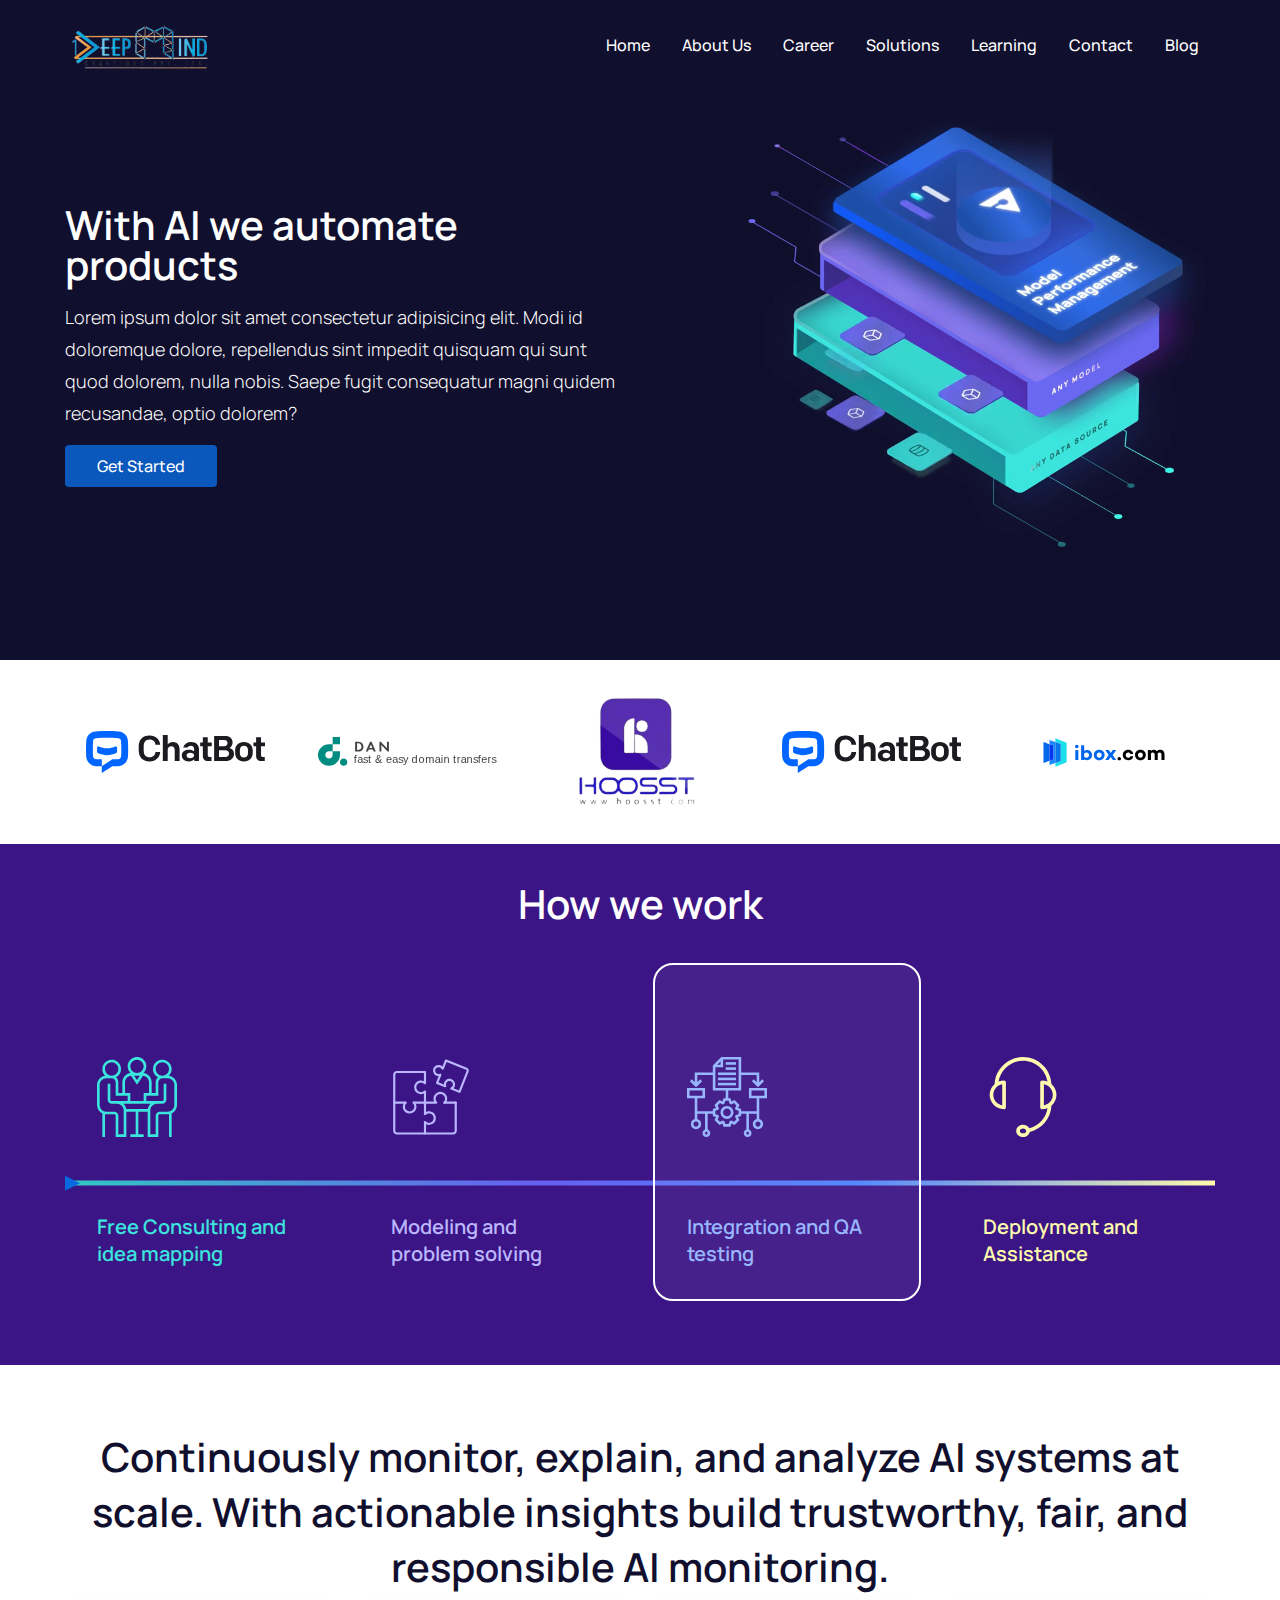
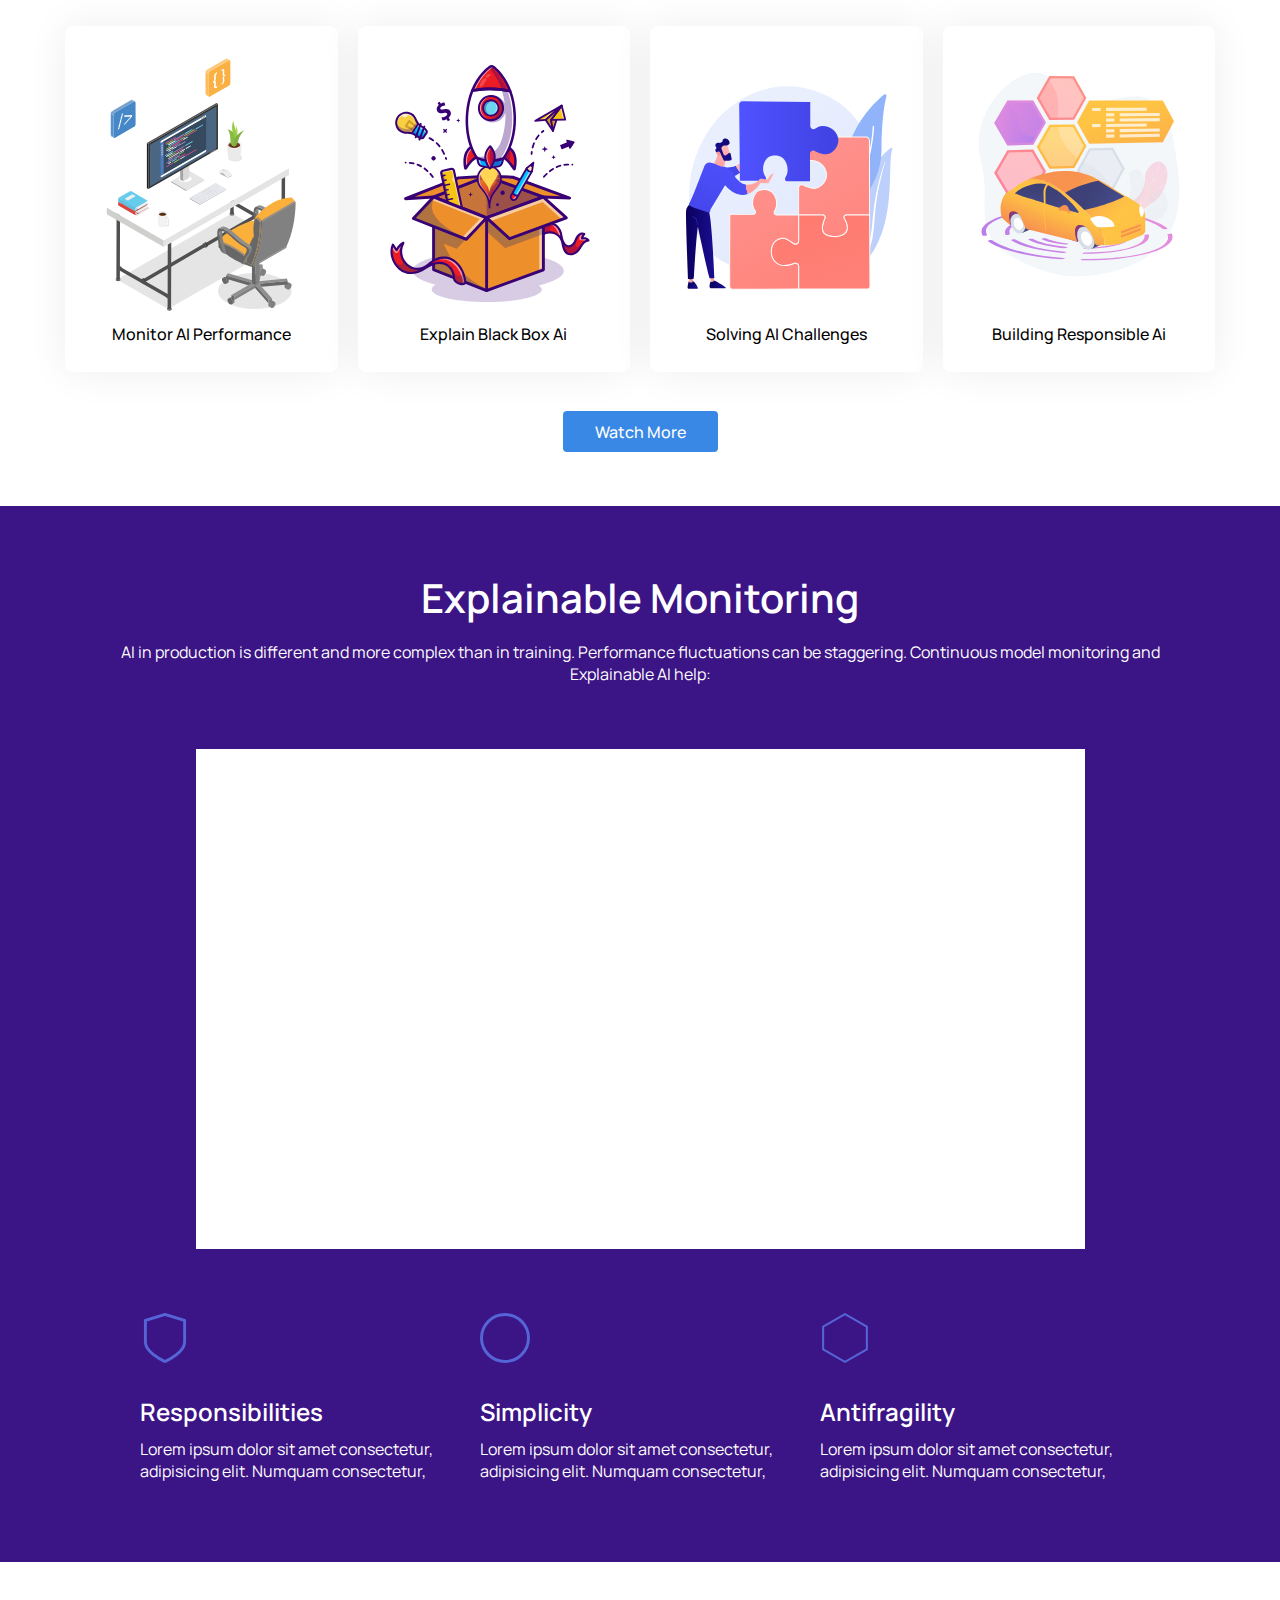
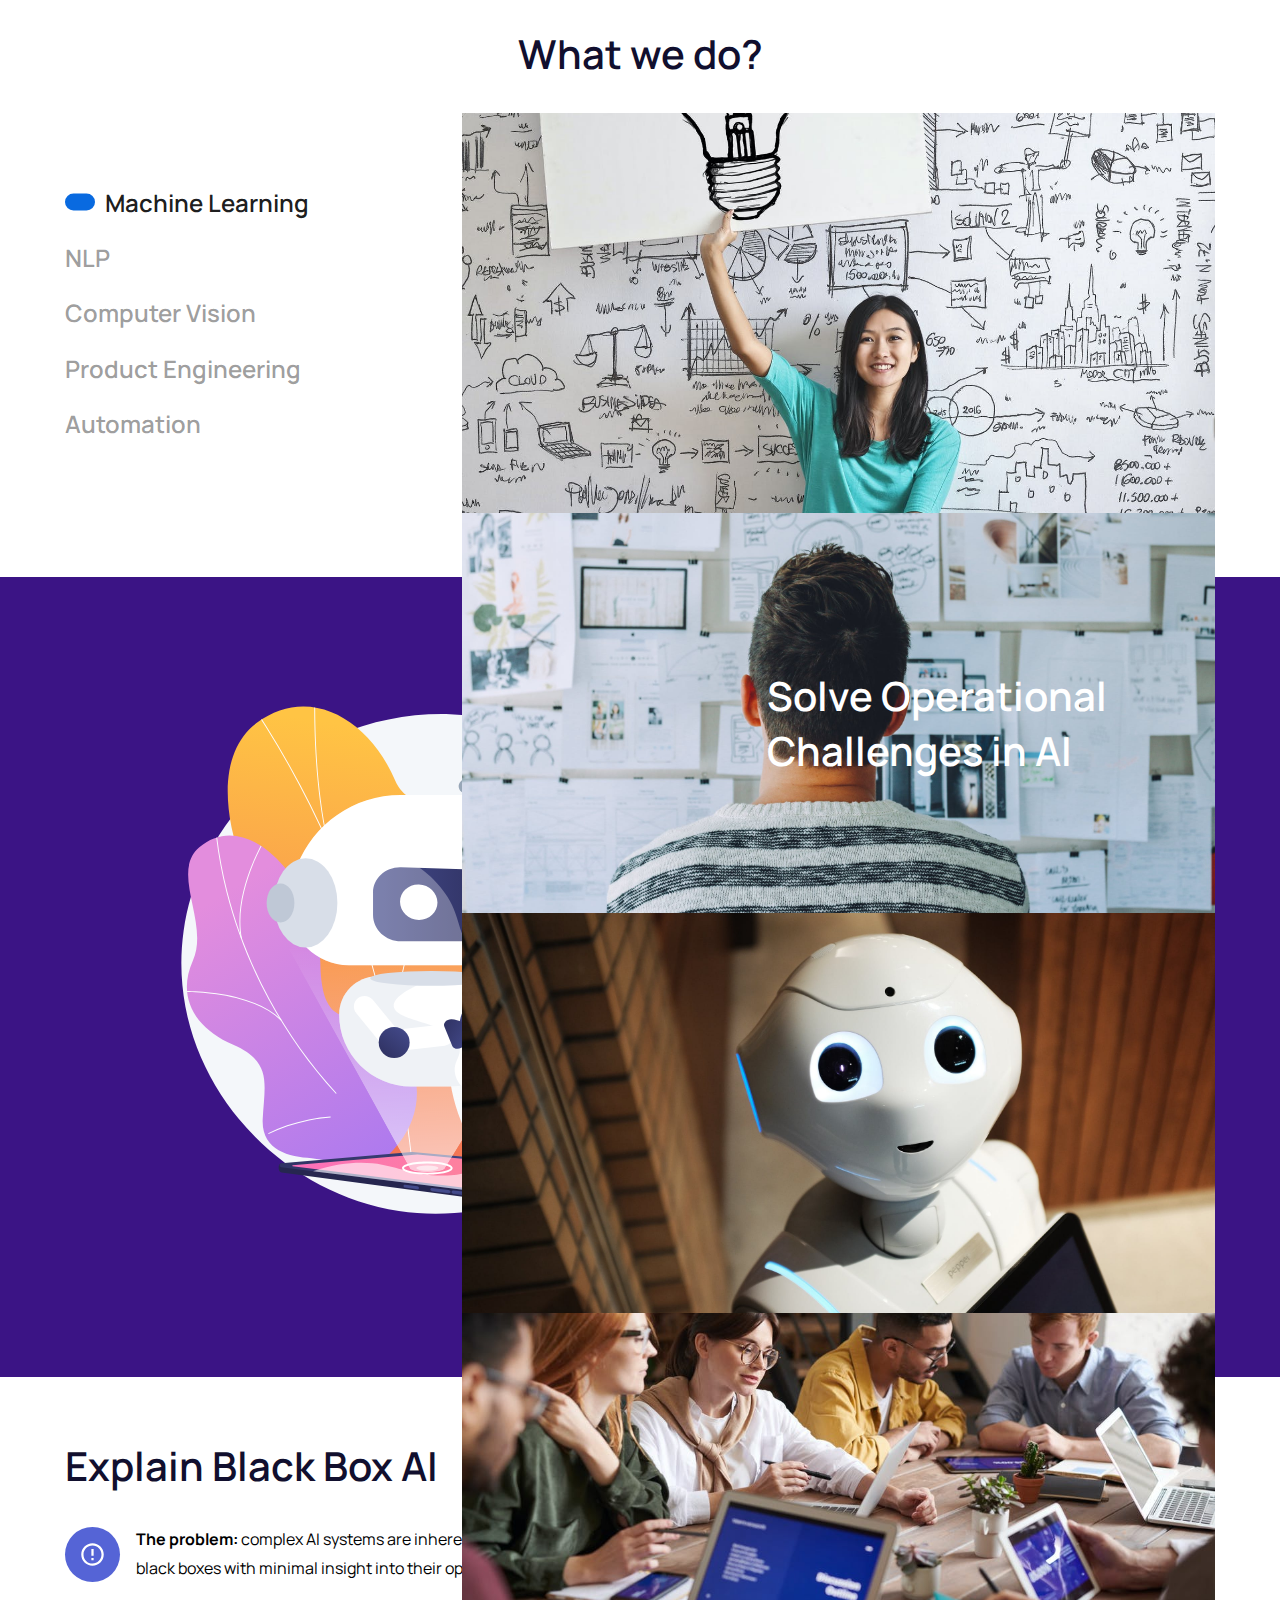
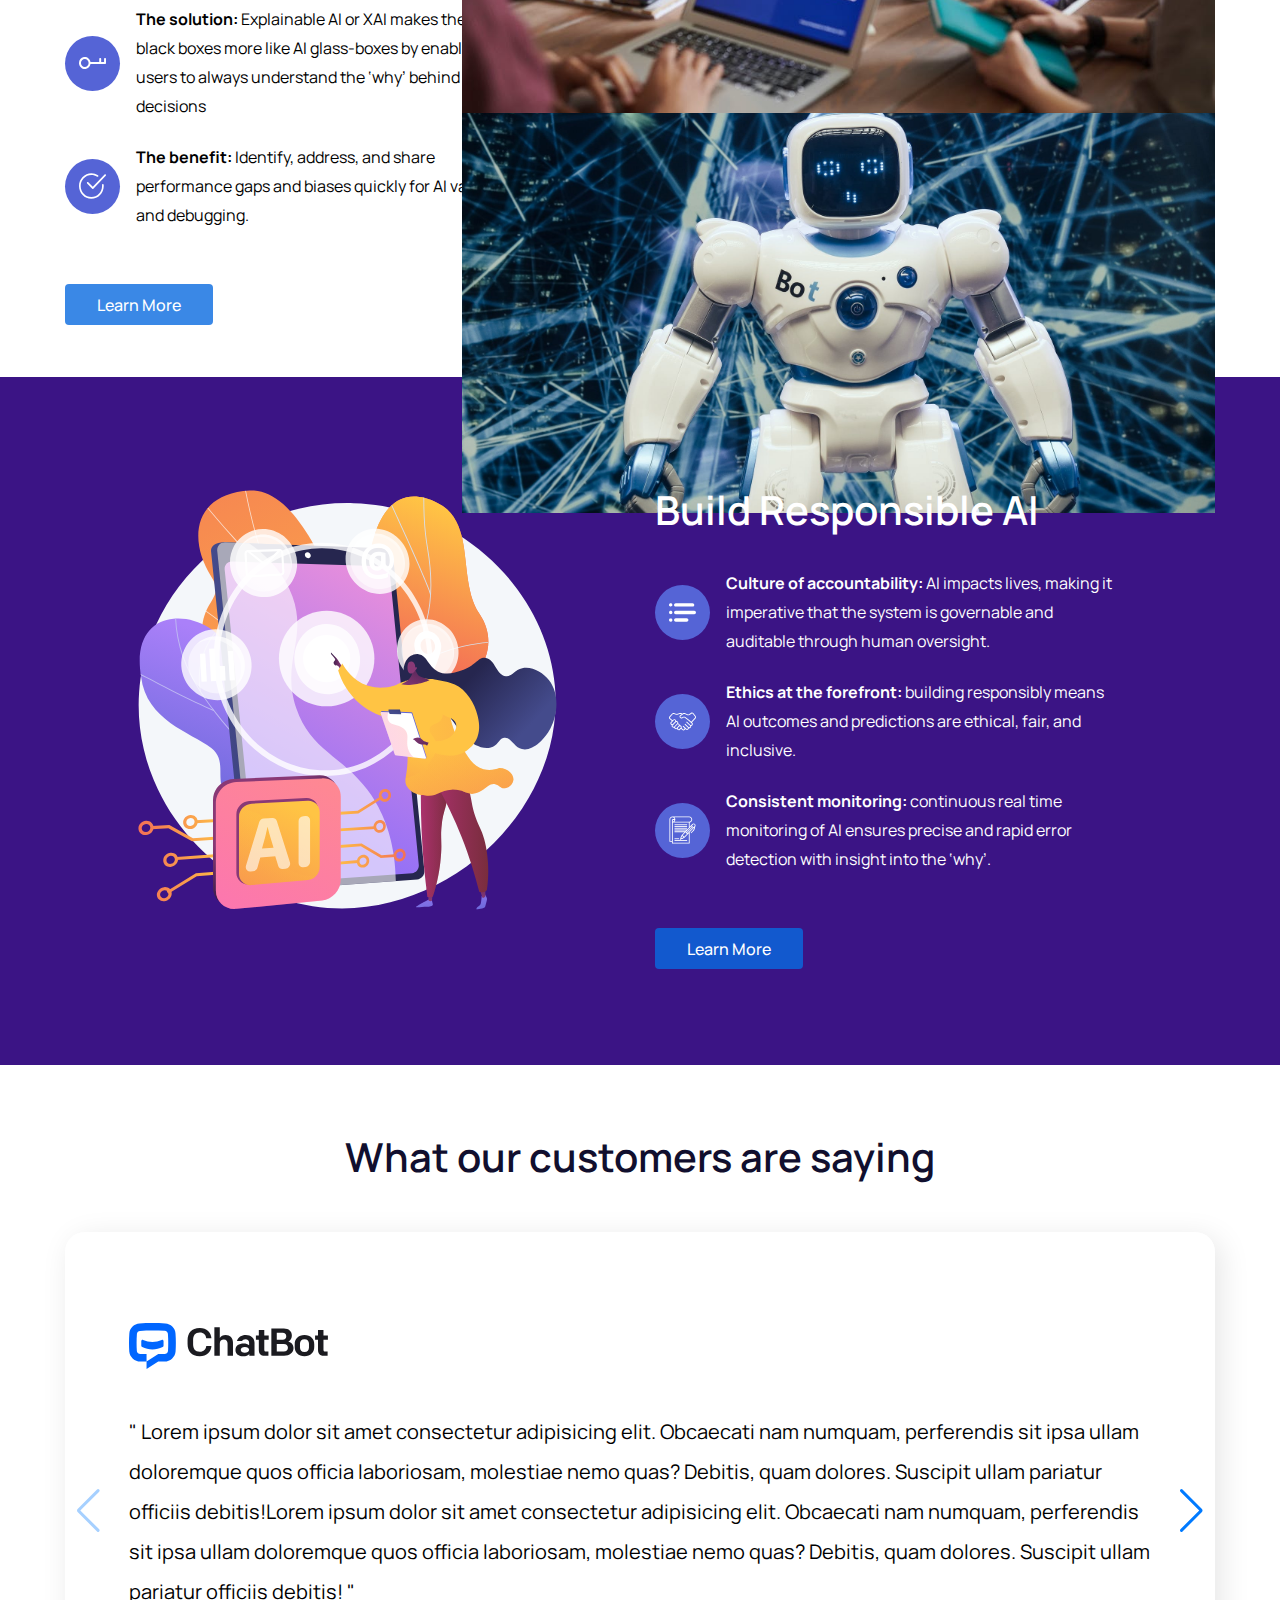
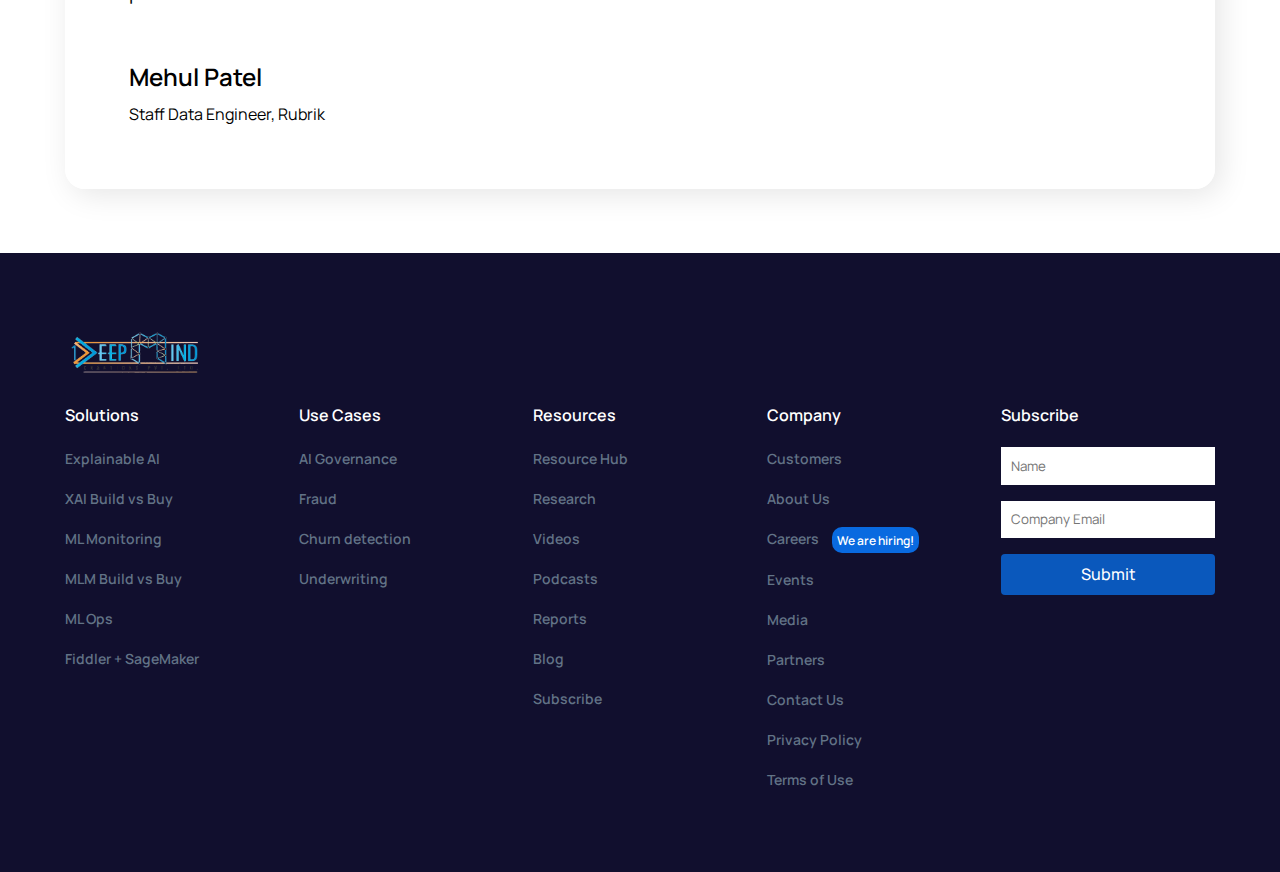
<file: index.html>
<!DOCTYPE html>
<html lang="en">
  <head>
    <meta charset="UTF-8" />
    <meta http-equiv="X-UA-Compatible" content="IE=edge" />
    <meta name="viewport" content="width=device-width, initial-scale=1.0" />
    <title>Document</title>

    <!-- css -->
    <link rel="stylesheet" href="./css/main/main.styles.css" />

    <!-- responsive -->
    <link rel="stylesheet" href="./css/responsive/responsive.styles.css" />

    <!-- swiper-css -->
    <link rel="stylesheet" href="./css/others/swiper.min.css" />

    <!-- fontawesome -->
    <link
      rel="stylesheet"
      href="https://cdnjs.cloudflare.com/ajax/libs/font-awesome/5.15.2/css/all.min.css"
    />

    <!-- jquery -->
    <script
      src="https://code.jquery.com/jquery-3.6.0.js"
      integrity="sha256-H+K7U5CnXl1h5ywQfKtSj8PCmoN9aaq30gDh27Xc0jk="
      crossorigin="anonymous"
    ></script>

    <script src="./js/nav.js" defer></script>
  </head>
  <body>
    <!-- header-start -->
    <div class="side-nav-bg"></div>
    <div class="close-btn-bg"></div>
    <header>
      <div class="header">
        <div class="logo">
          <img src="./images/logo/output-onlinepngtools.png" alt="logo" />
        </div>
        <div class="nav">
          <ul>
            <a href="index.html"><li>Home</li></a>
            <a href="about.html"><li>About Us</li></a>
            <a href="career.html"><li>Career</li></a>
            <a href="product.html"><li>Solutions</li></a>
            <a href="learning.html"><li>Learning</li></a>
            <a href="contact.html"><li>Contact</li></a>
            <a href="blog.html"><li>Blog</li></a>
          </ul>
        </div>
        <div class="side-nav-btn">
          <div class="nav-btn"></div>
        </div>
      </div>
    </header>
    <!-- header-end -->

    <!-- banner-start -->
    <div class="banner">
      <div class="wrapper">
        <div class="slider">
          <div class="swiper-container mySwiper">
            <div class="swiper-wrapper">
              <div class="swiper-slide">
                <div class="detais">
                  <div class="banner-title">With AI we automate products</div>
                  <div class="desc">
                    Lorem ipsum dolor sit amet consectetur adipisicing elit.
                    Modi id doloremque dolore, repellendus sint impedit quisquam
                    qui sunt quod dolorem, nulla nobis. Saepe fugit consequatur
                    magni quidem recusandae, optio dolorem?
                  </div>
                  <button class="button">Get Started</button>
                </div>
                <div class="video">
                  <video autoplay loop muted>
                    <source src="./images/videos/banner.mp4" />
                  </video>
                </div>
              </div>

              <div class="swiper-slide">
                <div class="detais">
                  <div class="banner-title">With AI we automate products</div>
                  <div class="desc">
                    Lorem ipsum dolor sit amet consectetur adipisicing elit.
                    Modi id doloremque dolore, repellendus sint impedit quisquam
                    qui sunt quod dolorem, nulla nobis. Saepe fugit consequatur
                    magni quidem recusandae, optio dolorem?
                  </div>
                  <button class="button">Get Started</button>
                </div>
                <div
                  class="image"
                  style="background-image: url(./images/vector/banner1.svg)"
                ></div>
              </div>

              <div class="swiper-slide">
                <div class="detais">
                  <div class="banner-title">With AI we automate products</div>
                  <div class="desc">
                    Lorem ipsum dolor sit amet consectetur adipisicing elit.
                    Modi id doloremque dolore, repellendus sint impedit quisquam
                    qui sunt quod dolorem, nulla nobis. Saepe fugit consequatur
                    magni quidem recusandae, optio dolorem?
                  </div>
                  <button class="button">Get Started</button>
                </div>
                <div
                  class="image"
                  style="background-image: url(./images/vector/banner2.svg)"
                ></div>
              </div>
            </div>
          </div>
        </div>
      </div>
    </div>
    <!-- banner-end -->

    <!-- our-client-start -->
    <div class="our-client">
      <div class="wrapper">
        <div class="list">
          <div class="swiper-container mySwiper">
            <div class="swiper-wrapper">
              <div class="swiper-slide">
                <div class="card">
                  <img src="./images/clients/chatbot-logo.svg" alt="" />
                </div>
              </div>

              <div class="swiper-slide">
                <div class="card">
                  <img src="./images/clients/Deep-CNN.svg" alt="" />
                </div>
              </div>

              <div class="swiper-slide">
                <div class="card">
                  <img src="./images/clients/logo2.png" alt="" />
                </div>
              </div>

              <div class="swiper-slide">
                <div class="card">
                  <img src="./images/clients/chatbot-logo.svg" alt="" />
                </div>
              </div>

              <div class="swiper-slide">
                <div class="card">
                  <img src="./images/clients/IBOX.svg" alt="" />
                </div>
              </div>

              <div class="swiper-slide">
                <div class="card">
                  <img src="./images/clients/logo2.png" alt="" />
                </div>
              </div>

              <div class="swiper-slide">
                <div class="card">
                  <img src="./images/clients/Deep-CNN.svg" alt="" />
                </div>
              </div>
            </div>
          </div>
        </div>
      </div>
    </div>
    <!-- our-client-end -->

    <!-- how-we-work-start -->
    <div class="how-we-work bg">
      <div class="wrapper">
        <div class="title">How we work</div>
        <div class="inner">
          <div class="line">
            <div class="dot"></div>
          </div>
          <div class="process">
            <div class="icon">
              <img src="./images/icons/Consulting.svg" alt="" />
            </div>
            <h2>Free Consulting and idea mapping</h2>
          </div>

          <div class="process">
            <div class="icon">
              <img src="./images/icons/problem-solving.svg" alt="" />
            </div>
            <h2>Modeling and problem solving</h2>
          </div>

          <div class="process">
            <div class="icon">
              <img src="./images/icons/algorithm.svg" alt="" />
            </div>
            <h2>Integration and QA testing</h2>
          </div>

          <div class="process">
            <div class="icon">
              <img src="./images/icons/headset.svg" alt="" />
            </div>
            <h2>Deployment and Assistance</h2>
          </div>
        </div>
      </div>
    </div>
    <!-- how-we-work-end -->

    <!-- responsible-start -->
    <div class="responsible">
      <div class="wrapper">
        <div class="title">
          Continuously monitor, explain, and analyze AI systems at scale. With
          actionable insights build trustworthy, fair, and responsible AI
          monitoring.
        </div>

        <div class="list">
          <a href="#">
            <div class="card">
              <div
                class="image"
                style="
                  background-image: url(./images/vector/835_programmer.svg);
                "
              ></div>
              <div class="name">Monitor AI Performance</div>
            </div>
          </a>

          <a href="#">
            <div class="card">
              <div
                class="image"
                style="background-image: url(./images/vector/box.svg)"
              ></div>
              <div class="name">Explain Black Box Ai</div>
            </div>
          </a>

          <a href="#">
            <div class="card">
              <div
                class="image"
                style="background-image: url(./images/vector/challenge.svg)"
              ></div>
              <div class="name">Solving AI Challenges</div>
            </div>
          </a>

          <a href="#">
            <div class="card">
              <div
                class="image"
                style="
                  background-image: url(./images/vector/Wavy_Tech-14_Single-01.svg);
                "
              ></div>
              <div class="name">Building Responsible Ai</div>
            </div>
          </a>
        </div>

        <a href="#" class="button">Watch More</a>
      </div>
    </div>
    <!-- responsible-end -->

    <!-- Explainable-start -->
    <div class="explainable">
      <div class="wrapper">
        <div class="title">Explainable Monitoring</div>
        <p class="title-desc">
          AI in production is different and more complex than in training.
          Performance fluctuations can be staggering. Continuous model
          monitoring and Explainable AI help:
        </p>

        <div class="video">
          <video loop autoplay muted>
            <source src="./images/videos/Explainable-Monitoring.mp4" />
          </video>
        </div>

        <div class="list">
          <div class="item">
            <div class="icon">
              <img src="./images/icons/shield.svg" alt="" />
            </div>
            <div class="name">Responsibilities</div>
            <p class="desc">
              Lorem ipsum dolor sit amet consectetur, adipisicing elit. Numquam
              consectetur,
            </p>
          </div>

          <div class="item">
            <div class="icon">
              <div class="circle"></div>
            </div>
            <div class="name">Simplicity</div>
            <p class="desc">
              Lorem ipsum dolor sit amet consectetur, adipisicing elit. Numquam
              consectetur,
            </p>
          </div>

          <div class="item">
            <div class="icon">
              <img src="./images/icons/hexagon.svg" alt="" />
            </div>
            <div class="name">Antifragility</div>
            <p class="desc">
              Lorem ipsum dolor sit amet consectetur, adipisicing elit. Numquam
              consectetur,
            </p>
          </div>
        </div>
      </div>
    </div>
    <!-- Explainable-end -->

    <!-- what-we-do-start -->
    <div class="what-we-do">
      <div class="wrapper">
        <div class="title">What we do?</div>

        <div class="section">
          <div class="list">
            <ul>
              <li class="active" data-filters="ML">Machine Learning</li>
              <li data-filters="NLP">NLP</li>
              <li data-filters="ComputerVision">Computer Vision</li>
              <li data-filters="ProductEngineering">Product Engineering</li>
              <li data-filters="Automation">Automation</li>
            </ul>
          </div>

          <div class="images">
            <div
              class="image itemBox ML"
              style="background-image: url(./images/solution.jpeg)"
            ></div>
            <div
              class="image itemBox NLP"
              style="background-image: url(./images/research.jpeg)"
            ></div>
            <div
              class="image itemBox ComputerVision"
              style="background-image: url(./images/pexels-photo-2599244.jpeg)"
            ></div>
            <div
              class="image itemBox ProductEngineering"
              style="background-image: url(./images/pexels-photo-3184325.jpeg)"
            ></div>
            <div
              class="image itemBox Automation"
              style="background-image: url(./images/pexels-photo-8566473.jpeg)"
            ></div>
          </div>
        </div>
      </div>
    </div>
    <!-- what-we-do-end -->

    <!-- Solve Operational Challenges in AI-start -->
    <div class="challenges-in-ai">
      <div class="wrapper">
        <img
          class="vector-img"
          src="./images/vector/Wavy_Tech-21_Single-04 [Converted].svg"
          alt=""
        />
        <div class="details">
          <div class="title">Solve Operational Challenges in AI</div>
          <p>
            Given the complex operational challenges in ML, like data drift and
            outliers, maintaining high-performance is difficult. Continuous
            model monitoring and Explainable AI help:
          </p>
          <div class="list">
            <ul>
              <li>
                <div class="icon">
                  <img src="./images/icons/pie_chart_outline.svg" alt="" />
                </div>
                <div class="name">
                  <strong>The problem:</strong> complex AI systems are
                  inherently black boxes with minimal insight into their
                  operation.
                </div>
              </li>

              <li>
                <div class="icon">
                  <img src="./images/icons/shopping-list.svg" alt="" />
                </div>
                <div class="name">
                  <strong>The problem:</strong> complex AI systems are
                  inherently black boxes with minimal insight into their
                  operation.
                </div>
              </li>

              <li>
                <div class="icon">
                  <img src="./images/icons/external_link.svg" alt="" />
                </div>
                <div class="name">
                  <strong>The problem:</strong> complex AI systems are
                  inherently black boxes with minimal insight into their
                  operation.
                </div>
              </li>
            </ul>
          </div>
          <a href="#" class="button">Learn More</a>
        </div>
      </div>
    </div>
    <!-- Solve Operational Challenges in AI-end -->

    <!-- Explain Black Box AI-start -->
    <div class="black-box-ai">
      <div class="wrapper">
        <div class="details">
          <div class="title">Explain Black Box AI</div>
          <div class="list">
            <ul>
              <li>
                <div class="icon">
                  <img src="./images/icons/error_outline.svg" alt="" />
                </div>
                <div class="name">
                  <strong>The problem:</strong> complex AI systems are
                  inherently black boxes with minimal insight into their
                  operation.
                </div>
              </li>

              <li>
                <div class="icon">
                  <img src="./images/icons/key.svg" alt="" />
                </div>
                <div class="name">
                  <strong>The solution:</strong> Explainable AI or XAI makes
                  these AI black boxes more like AI glass-boxes by enabling
                  users to always understand the ‘why’ behind their decisions
                </div>
              </li>

              <li>
                <div class="icon">
                  <img src="./images/icons/checkmark.svg" alt="" />
                </div>
                <div class="name">
                  <strong>The benefit:</strong> Identify, address, and share
                  performance gaps and biases quickly for AI validation and
                  debugging.
                </div>
              </li>
            </ul>
          </div>
          <a href="#" class="button">Learn More</a>
        </div>
        <img
          class="vector-img"
          src="./images/vector/Wavy_Tech-12_Single-06.svg"
          alt=""
        />
      </div>
    </div>
    <!-- Explain Black Box AI-end -->

    <!-- Build Responsible AI-start -->
    <div class="black-box-ai dark">
      <div class="wrapper">
        <img
          class="vector-img"
          src="./images/vector/Wavy_Tech-20_Single-09.svg"
          alt=""
        />

        <div class="details">
          <div class="title">Build Responsible AI</div>
          <div class="list">
            <ul>
              <li>
                <div class="icon">
                  <img src="./images/icons/list-text.svg" alt="" />
                </div>
                <div class="name">
                  <strong>Culture of accountability:</strong> AI impacts lives,
                  making it imperative that the system is governable and
                  auditable through human oversight.
                </div>
              </li>

              <li>
                <div class="icon">
                  <img src="./images/icons/handshake.svg" alt="" />
                </div>
                <div class="name">
                  <strong>Ethics at the forefront:</strong> building responsibly
                  means AI outcomes and predictions are ethical, fair, and
                  inclusive.
                </div>
              </li>

              <li>
                <div class="icon">
                  <img src="./images/icons/contract.svg" alt="" />
                </div>
                <div class="name">
                  <strong>Consistent monitoring:</strong> continuous real time
                  monitoring of AI ensures precise and rapid error detection
                  with insight into the ‘why’.
                </div>
              </li>
            </ul>
          </div>
          <a href="#" class="button">Learn More</a>
        </div>
      </div>
    </div>
    <!-- Build Responsible AI-end -->

    <!-- What our customers are saying-star -->
    <div class="customers">
      <div class="wrapper">
        <div class="title">What our customers are saying</div>
        <div class="list">
          <div class="swiper-container mySwiper">
            <div class="swiper-wrapper">
              <div class="swiper-slide">
                <div class="company-logo">
                  <img src="./images/clients/chatbot-logo.svg" alt="" />
                </div>
                <p class="desc">
                  " Lorem ipsum dolor sit amet consectetur adipisicing elit.
                  Obcaecati nam numquam, perferendis sit ipsa ullam doloremque
                  quos officia laboriosam, molestiae nemo quas? Debitis, quam
                  dolores. Suscipit ullam pariatur officiis debitis!Lorem ipsum
                  dolor sit amet consectetur adipisicing elit. Obcaecati nam
                  numquam, perferendis sit ipsa ullam doloremque quos officia
                  laboriosam, molestiae nemo quas? Debitis, quam dolores.
                  Suscipit ullam pariatur officiis debitis! "
                </p>

                <div class="name">Mehul Patel</div>
                <div class="info">Staff Data Engineer, Rubrik</div>
              </div>

              <div class="swiper-slide">
                <div class="company-logo">
                  <img src="./images/clients/chatbot-logo.svg" alt="" />
                </div>
                <p class="desc">
                  " Lorem ipsum dolor sit amet consectetur adipisicing elit.
                  Obcaecati nam numquam, perferendis sit ipsa ullam doloremque
                  quos officia laboriosam, molestiae nemo quas? Debitis, quam
                  dolores. Suscipit ullam pariatur officiis debitis!Lorem ipsum
                  dolor sit amet consectetur adipisicing elit. Obcaecati nam
                  numquam, perferendis sit ipsa ullam doloremque quos officia
                  laboriosam, molestiae nemo quas? Debitis, quam dolores.
                  Suscipit ullam pariatur officiis debitis! "
                </p>

                <div class="name">Mehul Patel</div>
                <div class="info">Staff Data Engineer, Rubrik</div>
              </div>

              <div class="swiper-slide">
                <div class="company-logo">
                  <img src="./images/clients/chatbot-logo.svg" alt="" />
                </div>
                <p class="desc">
                  " Lorem ipsum dolor sit amet consectetur adipisicing elit.
                  Obcaecati nam numquam, perferendis sit ipsa ullam doloremque
                  quos officia laboriosam, molestiae nemo quas? Debitis, quam
                  dolores. Suscipit ullam pariatur officiis debitis!Lorem ipsum
                  dolor sit amet consectetur adipisicing elit. Obcaecati nam
                  numquam, perferendis sit ipsa ullam doloremque quos officia
                  laboriosam, molestiae nemo quas? Debitis, quam dolores.
                  Suscipit ullam pariatur officiis debitis! "
                </p>

                <div class="name">Mehul Patel</div>
                <div class="info">Staff Data Engineer, Rubrik</div>
              </div>

              <div class="swiper-slide">
                <div class="company-logo">
                  <img src="./images/clients/chatbot-logo.svg" alt="" />
                </div>
                <p class="desc">
                  " Lorem ipsum dolor sit amet consectetur adipisicing elit.
                  Obcaecati nam numquam, perferendis sit ipsa ullam doloremque
                  quos officia laboriosam, molestiae nemo quas? Debitis, quam
                  dolores. Suscipit ullam pariatur officiis debitis!Lorem ipsum
                  dolor sit amet consectetur adipisicing elit. Obcaecati nam
                  numquam, perferendis sit ipsa ullam doloremque quos officia
                  laboriosam, molestiae nemo quas? Debitis, quam dolores.
                  Suscipit ullam pariatur officiis debitis! "
                </p>

                <div class="name">Mehul Patel</div>
                <div class="info">Staff Data Engineer, Rubrik</div>
              </div>
            </div>
            <div class="swiper-button-next"></div>
            <div class="swiper-button-prev"></div>
          </div>
        </div>
      </div>
    </div>
    <!-- What our customers are saying-end -->

    <!-- footer-start -->
    <div class="footer">
      <div class="wrapper">
        <div class="logo-footer">
          <img src="./images/logo/output-onlinepngtools.png" alt="" />
        </div>

        <div class="list">
          <div class="item">
            <ul>
              <li class="heading">Solutions</li>
              <li>Explainable AI</li>
              <li>XAI Build vs Buy</li>
              <li>ML Monitoring</li>
              <li>MLM Build vs Buy</li>
              <li>ML Ops</li>
              <li>Fiddler + SageMaker</li>
            </ul>
          </div>

          <div class="item">
            <ul>
              <li class="heading">Use Cases</li>
              <li>AI Governance</li>
              <li>Fraud</li>
              <li>Churn detection</li>
              <li>Underwriting</li>
            </ul>
          </div>

          <div class="item">
            <ul>
              <li class="heading">Resources</li>
              <li>Resource Hub</li>
              <li>Research</li>
              <li>Videos</li>
              <li>Podcasts</li>
              <li>Reports</li>
              <li>Blog</li>
              <li>Subscribe</li>
            </ul>
          </div>

          <div class="item">
            <ul>
              <li class="heading">Company</li>
              <li>Customers</li>
              <li>About Us</li>
              <li>Careers <span>We are hiring!</span></li>
              <li>Events</li>
              <li>Media</li>
              <li>Partners</li>
              <li>Contact Us</li>
              <li>Privacy Policy</li>
              <li>Terms of Use</li>
            </ul>
          </div>

          <div class="item">
            <ul>
              <li class="heading">Subscribe</li>
            </ul>
            <form action="">
              <input type="text" name="" id="" placeholder="Name" />
              <input type="email" name="" id="" placeholder="Company Email" />
              <input type="submit" class="button" />
            </form>
          </div>
        </div>
      </div>
    </div>
    <!-- footer-end -->

    <!-- scripts -->
    <script src="./js/others/swiper.min.js"></script>
    <script src="./js/whatWeDo.js"></script>

    <script>
      // banner
      var swiper = new Swiper('.banner .mySwiper', {
        slidesPerView: 1,
        pagination: {
          el: '.swiper-pagination',
          dynamicBullets: true,
        },

        effect: 'fade',

        autoplay: {
          delay: 8000,
        },

        navigation: {
          nextEl: '.swiper-button-next',
          prevEl: '.swiper-button-prev',
        },
      });

      // our-client
      var swiper = new Swiper('.our-client .mySwiper', {
        slidesPerView: 2,
        spaceBetween: 10,

        autoplay: {
          delay: 2000,
        },

        breakpoints: {
          640: {
            slidesPerView: 3,
            spaceBetween: 10,
          },
          768: {
            slidesPerView: 4,
            spaceBetween: 10,
          },
          1024: {
            slidesPerView: 5,
            spaceBetween: 10,
          },
        },
      });

      // customers
      var swiper = new Swiper('.customers .mySwiper', {
        slidesPerView: 1,
        pagination: {
          el: '.swiper-pagination',
          dynamicBullets: true,
        },

        autoplay: {
          delay: 8000,
        },

        navigation: {
          nextEl: '.swiper-button-next',
          prevEl: '.swiper-button-prev',
        },
      });
    </script>
  </body>
</html>
</file>
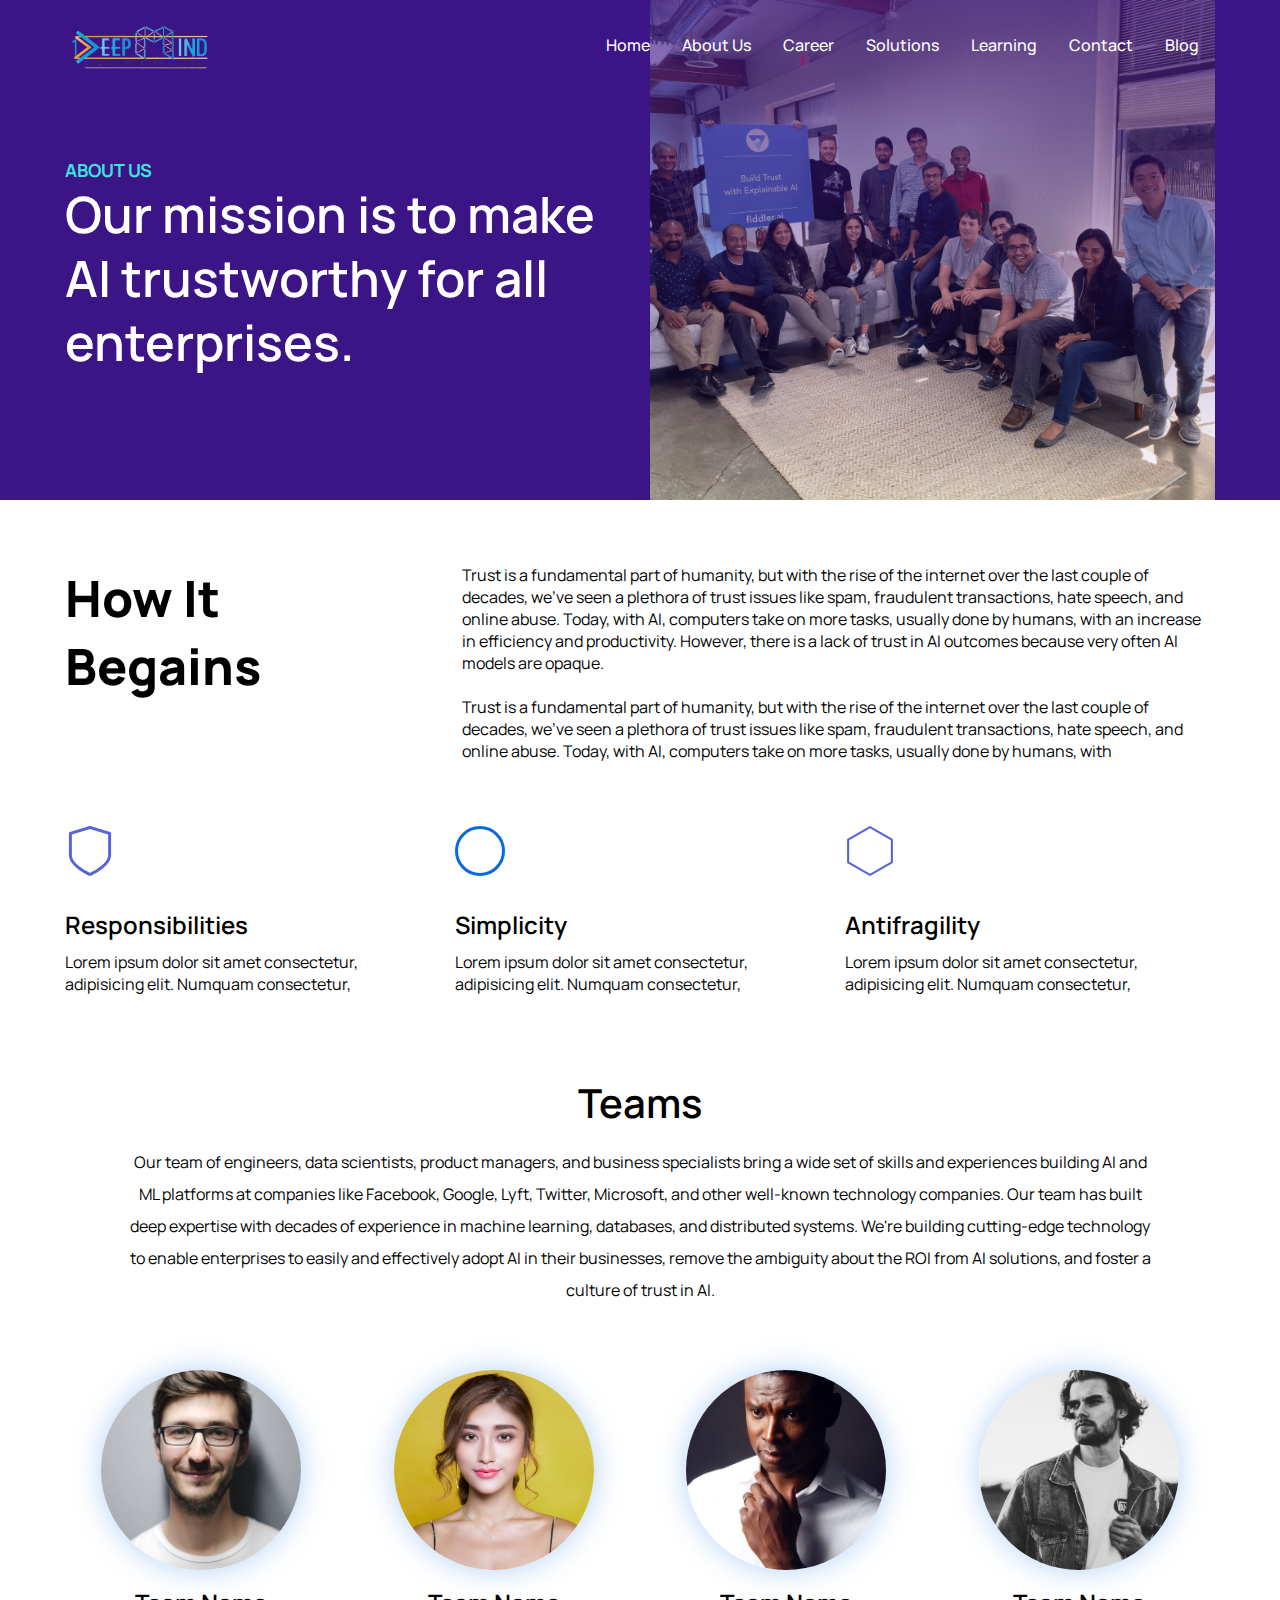
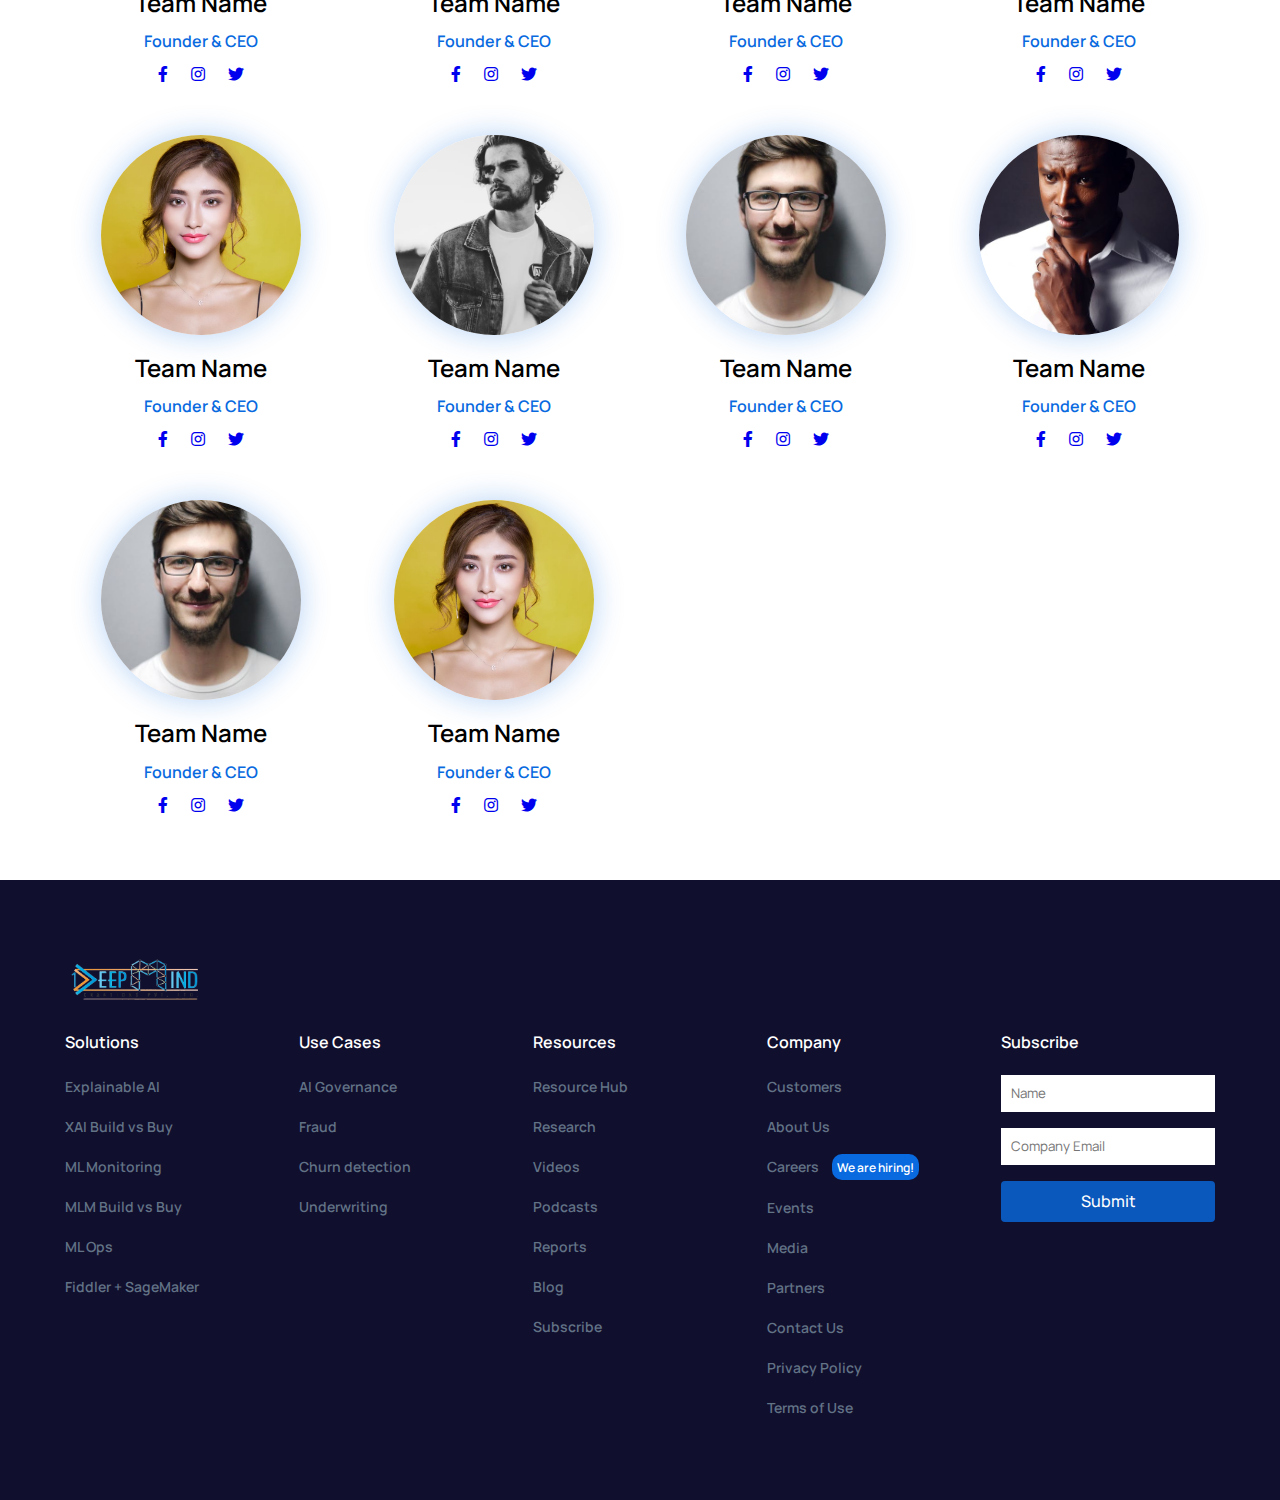
<file: about.html>
<!DOCTYPE html>
<html lang="en">
  <head>
    <meta charset="UTF-8" />
    <meta http-equiv="X-UA-Compatible" content="IE=edge" />
    <meta name="viewport" content="width=device-width, initial-scale=1.0" />
    <title>Document</title>

    <!-- css -->
    <link rel="stylesheet" href="./css/main/main.styles.css" />

    <!-- responsive -->
    <link rel="stylesheet" href="./css/responsive/responsive.styles.css" />

    <!-- swiper-css -->
    <link rel="stylesheet" href="./css/others/swiper.min.css" />

    <!-- fontawesome -->
    <link
      rel="stylesheet"
      href="https://cdnjs.cloudflare.com/ajax/libs/font-awesome/5.15.2/css/all.min.css"
    />

    <!-- jquery -->
    <script
      src="https://code.jquery.com/jquery-3.6.0.js"
      integrity="sha256-H+K7U5CnXl1h5ywQfKtSj8PCmoN9aaq30gDh27Xc0jk="
      crossorigin="anonymous"
    ></script>

    <script src="./js/nav.js" defer></script>
  </head>
  <body>
    <!-- header-start -->
    <div class="side-nav-bg"></div>
    <div class="close-btn-bg"></div>
    <header>
      <div class="header">
        <div class="logo">
          <img src="./images/logo/output-onlinepngtools.png" alt="logo" />
        </div>
        <div class="nav">
          <ul>
            <a href="index.html"><li>Home</li></a>
            <a href="about.html"><li>About Us</li></a>
            <a href="career.html"><li>Career</li></a>
            <a href="product.html"><li>Solutions</li></a>
            <a href="learning.html"><li>Learning</li></a>
            <a href="contact.html"><li>Contact</li></a>
            <a href="blog.html"><li>Blog</li></a>
          </ul>
        </div>
        <div class="side-nav-btn">
          <div class="nav-btn"></div>
        </div>
      </div>
    </header>
    <!-- header-end -->

    <div class="page-banner">
      <div class="wrapper">
        <div class="detais">
          <div class="page-name">About Us</div>
          <div class="banner-title">
            Our mission is to make AI trustworthy for all enterprises.
          </div>
        </div>
        <div
          class="image"
          style="background-image: url(./images/teams.png)"
        ></div>
      </div>
    </div>

    <!-- how-it-begain-start -->
    <div class="how-it-begain">
      <div class="wrapper">
        <div class="title-sec">
          <div class="about-title">
            How It <br />
            Begains
          </div>

          <div class="about-desc">
            <p>
              Trust is a fundamental part of humanity, but with the rise of the
              internet over the last couple of decades, we’ve seen a plethora of
              trust issues like spam, fraudulent transactions, hate speech, and
              online abuse. Today, with AI, computers take on more tasks,
              usually done by humans, with an increase in efficiency and
              productivity. However, there is a lack of trust in AI outcomes
              because very often AI models are opaque.

              <br />
              <br />

              Trust is a fundamental part of humanity, but with the rise of the
              internet over the last couple of decades, we’ve seen a plethora of
              trust issues like spam, fraudulent transactions, hate speech, and
              online abuse. Today, with AI, computers take on more tasks,
              usually done by humans, with
            </p>
          </div>
        </div>

        <div class="list">
          <div class="item">
            <div class="icon">
              <img src="./images/icons/shield.svg" alt="" />
            </div>
            <div class="name">Responsibilities</div>
            <p class="desc">
              Lorem ipsum dolor sit amet consectetur, adipisicing elit. Numquam
              consectetur,
            </p>
          </div>

          <div class="item">
            <div class="icon">
              <div class="circle"></div>
            </div>
            <div class="name">Simplicity</div>
            <p class="desc">
              Lorem ipsum dolor sit amet consectetur, adipisicing elit. Numquam
              consectetur,
            </p>
          </div>

          <div class="item">
            <div class="icon">
              <img src="./images/icons/hexagon.svg" alt="" />
            </div>
            <div class="name">Antifragility</div>
            <p class="desc">
              Lorem ipsum dolor sit amet consectetur, adipisicing elit. Numquam
              consectetur,
            </p>
          </div>
        </div>
      </div>
    </div>
    <!-- how-it-begain-end -->

    <!-- teams-start -->
    <div class="teams bg">
      <div class="wrapper">
        <div class="title">Teams</div>

        <p class="desc">
          Our team of engineers, data scientists, product managers, and business
          specialists bring a wide set of skills and experiences building AI and
          ML platforms at companies like Facebook, Google, Lyft, Twitter,
          Microsoft, and other well-known technology companies. Our team has
          built deep expertise with decades of experience in machine learning,
          databases, and distributed systems. We're building cutting-edge
          technology to enable enterprises to easily and effectively adopt AI in
          their businesses, remove the ambiguity about the ROI from AI
          solutions, and foster a culture of trust in AI.
        </p>

        <div class="list">
          <div class="card">
            <div class="image">
              <div
                class="profile-image"
                style="background-image: url(./images/profile/profile1.jpeg)"
              ></div>
            </div>
            <div class="details">
              <div class="name">Team Name</div>
              <div class="work">Founder & CEO</div>

              <div class="social-icon">
                <a href="#">
                  <div class="icon">
                    <i class="fab fa-facebook-f"></i>
                  </div>
                </a>

                <a href="#">
                  <div class="icon">
                    <i class="fab fa-instagram"></i>
                  </div>
                </a>

                <a href="#">
                  <div class="icon">
                    <i class="fab fa-twitter"></i>
                  </div>
                </a>
              </div>
            </div>
          </div>

          <div class="card">
            <div class="image">
              <div
                class="profile-image"
                style="background-image: url(./images/profile/profile2.jpeg)"
              ></div>
            </div>
            <div class="details">
              <div class="name">Team Name</div>
              <div class="work">Founder & CEO</div>

              <div class="social-icon">
                <a href="#">
                  <div class="icon">
                    <i class="fab fa-facebook-f"></i>
                  </div>
                </a>

                <a href="#">
                  <div class="icon">
                    <i class="fab fa-instagram"></i>
                  </div>
                </a>

                <a href="#">
                  <div class="icon">
                    <i class="fab fa-twitter"></i>
                  </div>
                </a>
              </div>
            </div>
          </div>

          <div class="card">
            <div class="image">
              <div
                class="profile-image"
                style="background-image: url(./images/profile/profile3.jpeg)"
              ></div>
            </div>
            <div class="details">
              <div class="name">Team Name</div>
              <div class="work">Founder & CEO</div>

              <div class="social-icon">
                <a href="#">
                  <div class="icon">
                    <i class="fab fa-facebook-f"></i>
                  </div>
                </a>

                <a href="#">
                  <div class="icon">
                    <i class="fab fa-instagram"></i>
                  </div>
                </a>

                <a href="#">
                  <div class="icon">
                    <i class="fab fa-twitter"></i>
                  </div>
                </a>
              </div>
            </div>
          </div>

          <div class="card">
            <div class="image">
              <div
                class="profile-image"
                style="background-image: url(./images/profile/profile4.jpeg)"
              ></div>
            </div>
            <div class="details">
              <div class="name">Team Name</div>
              <div class="work">Founder & CEO</div>

              <div class="social-icon">
                <a href="#">
                  <div class="icon">
                    <i class="fab fa-facebook-f"></i>
                  </div>
                </a>

                <a href="#">
                  <div class="icon">
                    <i class="fab fa-instagram"></i>
                  </div>
                </a>

                <a href="#">
                  <div class="icon">
                    <i class="fab fa-twitter"></i>
                  </div>
                </a>
              </div>
            </div>
          </div>

          <div class="card">
            <div class="image">
              <div
                class="profile-image"
                style="background-image: url(./images/profile/profile2.jpeg)"
              ></div>
            </div>
            <div class="details">
              <div class="name">Team Name</div>
              <div class="work">Founder & CEO</div>

              <div class="social-icon">
                <a href="#">
                  <div class="icon">
                    <i class="fab fa-facebook-f"></i>
                  </div>
                </a>

                <a href="#">
                  <div class="icon">
                    <i class="fab fa-instagram"></i>
                  </div>
                </a>

                <a href="#">
                  <div class="icon">
                    <i class="fab fa-twitter"></i>
                  </div>
                </a>
              </div>
            </div>
          </div>

          <div class="card">
            <div class="image">
              <div
                class="profile-image"
                style="background-image: url(./images/profile/profile4.jpeg)"
              ></div>
            </div>
            <div class="details">
              <div class="name">Team Name</div>
              <div class="work">Founder & CEO</div>

              <div class="social-icon">
                <a href="#">
                  <div class="icon">
                    <i class="fab fa-facebook-f"></i>
                  </div>
                </a>

                <a href="#">
                  <div class="icon">
                    <i class="fab fa-instagram"></i>
                  </div>
                </a>

                <a href="#">
                  <div class="icon">
                    <i class="fab fa-twitter"></i>
                  </div>
                </a>
              </div>
            </div>
          </div>

          <div class="card">
            <div class="image">
              <div
                class="profile-image"
                style="background-image: url(./images/profile/profile1.jpeg)"
              ></div>
            </div>
            <div class="details">
              <div class="name">Team Name</div>
              <div class="work">Founder & CEO</div>

              <div class="social-icon">
                <a href="#">
                  <div class="icon">
                    <i class="fab fa-facebook-f"></i>
                  </div>
                </a>

                <a href="#">
                  <div class="icon">
                    <i class="fab fa-instagram"></i>
                  </div>
                </a>

                <a href="#">
                  <div class="icon">
                    <i class="fab fa-twitter"></i>
                  </div>
                </a>
              </div>
            </div>
          </div>

          <div class="card">
            <div class="image">
              <div
                class="profile-image"
                style="background-image: url(./images/profile/profile3.jpeg)"
              ></div>
            </div>
            <div class="details">
              <div class="name">Team Name</div>
              <div class="work">Founder & CEO</div>

              <div class="social-icon">
                <a href="#">
                  <div class="icon">
                    <i class="fab fa-facebook-f"></i>
                  </div>
                </a>

                <a href="#">
                  <div class="icon">
                    <i class="fab fa-instagram"></i>
                  </div>
                </a>

                <a href="#">
                  <div class="icon">
                    <i class="fab fa-twitter"></i>
                  </div>
                </a>
              </div>
            </div>
          </div>

          <div class="card">
            <div class="image">
              <div
                class="profile-image"
                style="background-image: url(./images/profile/profile1.jpeg)"
              ></div>
            </div>
            <div class="details">
              <div class="name">Team Name</div>
              <div class="work">Founder & CEO</div>

              <div class="social-icon">
                <a href="#">
                  <div class="icon">
                    <i class="fab fa-facebook-f"></i>
                  </div>
                </a>

                <a href="#">
                  <div class="icon">
                    <i class="fab fa-instagram"></i>
                  </div>
                </a>

                <a href="#">
                  <div class="icon">
                    <i class="fab fa-twitter"></i>
                  </div>
                </a>
              </div>
            </div>
          </div>

          <div class="card">
            <div class="image">
              <div
                class="profile-image"
                style="background-image: url(./images/profile/profile2.jpeg)"
              ></div>
            </div>
            <div class="details">
              <div class="name">Team Name</div>
              <div class="work">Founder & CEO</div>

              <div class="social-icon">
                <a href="#">
                  <div class="icon">
                    <i class="fab fa-facebook-f"></i>
                  </div>
                </a>

                <a href="#">
                  <div class="icon">
                    <i class="fab fa-instagram"></i>
                  </div>
                </a>

                <a href="#">
                  <div class="icon">
                    <i class="fab fa-twitter"></i>
                  </div>
                </a>
              </div>
            </div>
          </div>
        </div>
      </div>
    </div>
    <!-- teams-end -->

    <!-- footer-start -->
    <div class="footer">
      <div class="wrapper">
        <div class="logo-footer">
          <img src="./images/logo/output-onlinepngtools.png" alt="" />
        </div>

        <div class="list">
          <div class="item">
            <ul>
              <li class="heading">Solutions</li>
              <li>Explainable AI</li>
              <li>XAI Build vs Buy</li>
              <li>ML Monitoring</li>
              <li>MLM Build vs Buy</li>
              <li>ML Ops</li>
              <li>Fiddler + SageMaker</li>
            </ul>
          </div>

          <div class="item">
            <ul>
              <li class="heading">Use Cases</li>
              <li>AI Governance</li>
              <li>Fraud</li>
              <li>Churn detection</li>
              <li>Underwriting</li>
            </ul>
          </div>

          <div class="item">
            <ul>
              <li class="heading">Resources</li>
              <li>Resource Hub</li>
              <li>Research</li>
              <li>Videos</li>
              <li>Podcasts</li>
              <li>Reports</li>
              <li>Blog</li>
              <li>Subscribe</li>
            </ul>
          </div>

          <div class="item">
            <ul>
              <li class="heading">Company</li>
              <li>Customers</li>
              <li>About Us</li>
              <li>Careers <span>We are hiring!</span></li>
              <li>Events</li>
              <li>Media</li>
              <li>Partners</li>
              <li>Contact Us</li>
              <li>Privacy Policy</li>
              <li>Terms of Use</li>
            </ul>
          </div>

          <div class="item">
            <ul>
              <li class="heading">Subscribe</li>
            </ul>
            <form action="">
              <input type="text" name="" id="" placeholder="Name" />
              <input type="email" name="" id="" placeholder="Company Email" />
              <input type="submit" class="button" />
            </form>
          </div>
        </div>
      </div>
    </div>
    <!-- footer-end -->

    <!-- scripts -->
    <script src="./js/others/swiper.min.js"></script>

    <script></script>
  </body>
</html>
</file>
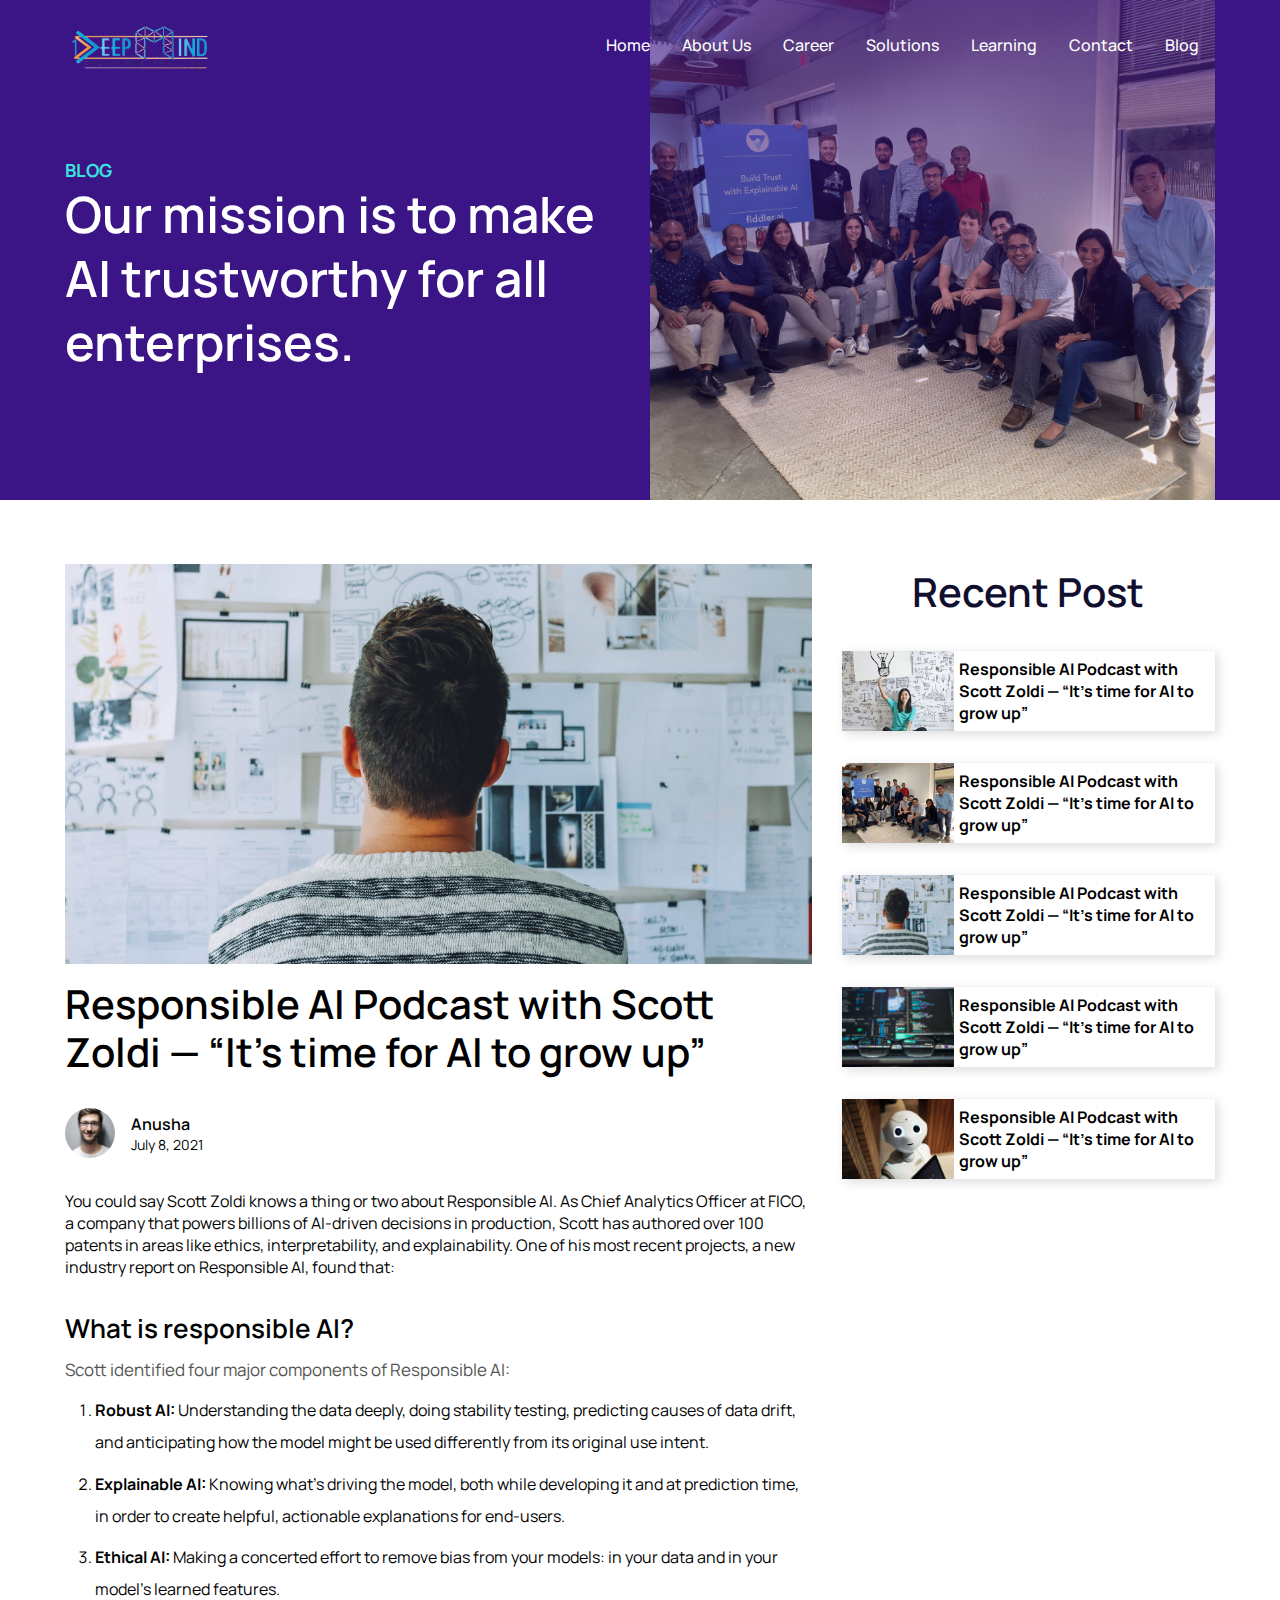
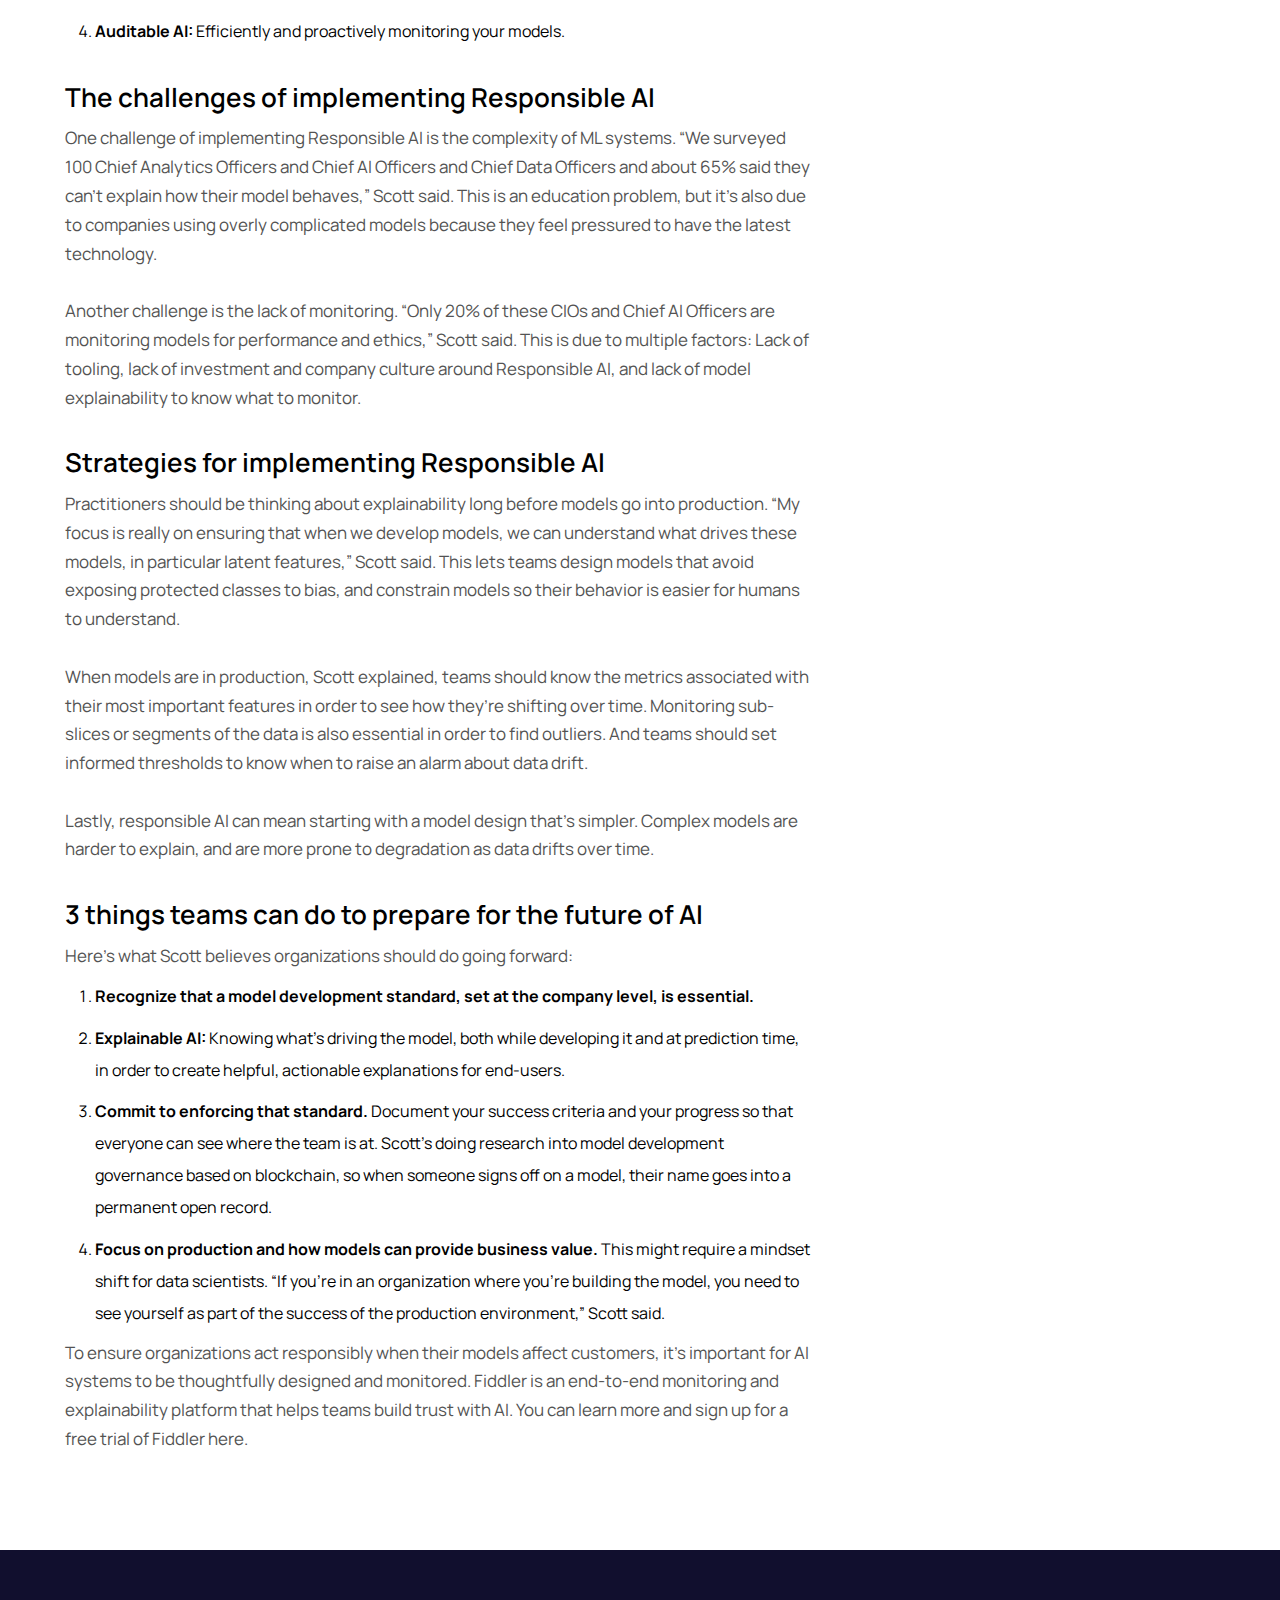
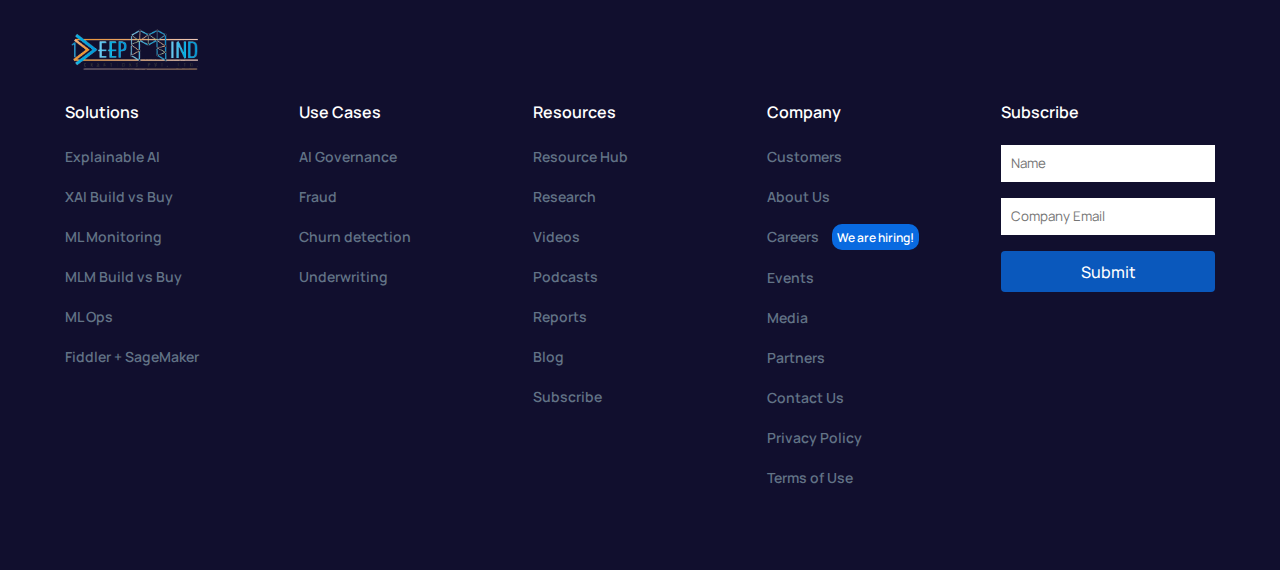
<file: blog-details.html>
<!DOCTYPE html>
<html lang="en">
  <head>
    <meta charset="UTF-8" />
    <meta http-equiv="X-UA-Compatible" content="IE=edge" />
    <meta name="viewport" content="width=device-width, initial-scale=1.0" />
    <title>Document</title>

    <!-- css -->
    <link rel="stylesheet" href="./css/main/main.styles.css" />

    <!-- responsive -->
    <link rel="stylesheet" href="./css/responsive/responsive.styles.css" />

    <!-- swiper-css -->
    <link rel="stylesheet" href="./css/others/swiper.min.css" />

    <!-- fontawesome -->
    <link
      rel="stylesheet"
      href="https://cdnjs.cloudflare.com/ajax/libs/font-awesome/5.15.2/css/all.min.css"
    />

    <!-- jquery -->
    <script
      src="https://code.jquery.com/jquery-3.6.0.js"
      integrity="sha256-H+K7U5CnXl1h5ywQfKtSj8PCmoN9aaq30gDh27Xc0jk="
      crossorigin="anonymous"
    ></script>

    <script src="./js/nav.js" defer></script>
  </head>
  <body>
    <!-- header-start -->
    <div class="side-nav-bg"></div>
    <div class="close-btn-bg"></div>
    <header>
      <div class="header">
        <div class="logo">
          <img src="./images/logo/output-onlinepngtools.png" alt="logo" />
        </div>
        <div class="nav">
          <ul>
            <a href="index.html"><li>Home</li></a>
            <a href="about.html"><li>About Us</li></a>
            <a href="career.html"><li>Career</li></a>
            <a href="product.html"><li>Solutions</li></a>
            <a href="learning.html"><li>Learning</li></a>
            <a href="contact.html"><li>Contact</li></a>
            <a href="blog.html"><li>Blog</li></a>
          </ul>
        </div>
        <div class="side-nav-btn">
          <div class="nav-btn"></div>
        </div>
      </div>
    </header>
    <!-- header-end -->

    <div class="page-banner">
      <div class="wrapper">
        <div class="detais">
          <div class="page-name">Blog</div>
          <div class="banner-title">
            Our mission is to make AI trustworthy for all enterprises.
          </div>
        </div>
        <div
          class="image"
          style="background-image: url(./images/teams.png)"
        ></div>
      </div>
    </div>

    <div class="blog-details-page">
      <div class="wrapper">
        <div class="blog-post">
          <div class="image">
            <div
              class="img"
              style="background-image: url(./images/research.jpeg)"
            ></div>
          </div>
          <div class="details">
            <div class="name">
              Responsible AI Podcast with Scott Zoldi — “It’s time for AI to
              grow up”
            </div>
            <div class="profile">
              <div
                class="profile-img"
                style="background-image: url(./images/profile/profile1.jpeg)"
              ></div>
              <div class="profile-detaile">
                <div class="username">Anusha</div>
                <div class="time">July 8, 2021</div>
              </div>
            </div>
            <p class="desc">
              You could say Scott Zoldi knows a thing or two about Responsible
              AI. As Chief Analytics Officer at FICO, a company that powers
              billions of AI-driven decisions in production, Scott has authored
              over 100 patents in areas like ethics, interpretability, and
              explainability. One of his most recent projects, a new industry
              report on Responsible AI, found that:
            </p>
          </div>

          <div class="others-infos">
            <div class="name">What is responsible AI?</div>
            <div class="desc">
              Scott identified four major components of Responsible AI:
            </div>

            <ul>
              <li>
                <strong>Robust AI:</strong> Understanding the data deeply, doing
                stability testing, predicting causes of data drift, and
                anticipating how the model might be used differently from its
                original use intent.
              </li>
              <li>
                <strong>Explainable AI:</strong> Knowing what’s driving the
                model, both while developing it and at prediction time, in order
                to create helpful, actionable explanations for end-users.
              </li>
              <li>
                <strong>Ethical AI:</strong> Making a concerted effort to remove
                bias from your models: in your data and in your model’s learned
                features.
              </li>
              <li>
                <strong>Auditable AI:</strong> Efficiently and proactively
                monitoring your models.
              </li>
            </ul>
          </div>

          <div class="others-infos">
            <div class="name">
              The challenges of implementing Responsible AI
            </div>
            <div class="desc">
              One challenge of implementing Responsible AI is the complexity of
              ML systems. “We surveyed 100 Chief Analytics Officers and Chief AI
              Officers and Chief Data Officers and about 65% said they can’t
              explain how their model behaves,” Scott said. This is an education
              problem, but it’s also due to companies using overly complicated
              models because they feel pressured to have the latest technology.

              <br />
              <br />
              Another challenge is the lack of monitoring. “Only 20% of these
              CIOs and Chief AI Officers are monitoring models for performance
              and ethics,” Scott said. This is due to multiple factors: Lack of
              tooling, lack of investment and company culture around Responsible
              AI, and lack of model explainability to know what to monitor.
            </div>
          </div>

          <div class="others-infos">
            <div class="name">Strategies for implementing Responsible AI</div>
            <div class="desc">
              Practitioners should be thinking about explainability long before
              models go into production. “My focus is really on ensuring that
              when we develop models, we can understand what drives these
              models, in particular latent features,” Scott said. This lets
              teams design models that avoid exposing protected classes to bias,
              and constrain models so their behavior is easier for humans to
              understand.

              <br />
              <br />
              When models are in production, Scott explained, teams should know
              the metrics associated with their most important features in order
              to see how they’re shifting over time. Monitoring sub-slices or
              segments of the data is also essential in order to find outliers.
              And teams should set informed thresholds to know when to raise an
              alarm about data drift.

              <br />
              <br />
              Lastly, responsible AI can mean starting with a model design
              that’s simpler. Complex models are harder to explain, and are more
              prone to degradation as data drifts over time.
            </div>
          </div>

          <div class="others-infos">
            <div class="name">
              3 things teams can do to prepare for the future of AI
            </div>
            <div class="desc">
              Here’s what Scott believes organizations should do going forward:
            </div>

            <ul>
              <li>
                <strong
                  >Recognize that a model development standard, set at the
                  company level, is essential.
                </strong>
              </li>
              <li>
                <strong>Explainable AI:</strong> Knowing what’s driving the
                model, both while developing it and at prediction time, in order
                to create helpful, actionable explanations for end-users.
              </li>
              <li>
                <strong>Commit to enforcing that standard.</strong> Document
                your success criteria and your progress so that everyone can see
                where the team is at. Scott’s doing research into model
                development governance based on blockchain, so when someone
                signs off on a model, their name goes into a permanent open
                record.
              </li>
              <li>
                <strong
                  >Focus on production and how models can provide business
                  value.</strong
                >
                This might require a mindset shift for data scientists. “If
                you’re in an organization where you’re building the model, you
                need to see yourself as part of the success of the production
                environment,” Scott said.
              </li>
            </ul>

            <div class="desc">
              To ensure organizations act responsibly when their models affect
              customers, it’s important for AI systems to be thoughtfully
              designed and monitored. Fiddler is an end-to-end monitoring and
              explainability platform that helps teams build trust with AI. You
              can learn more and sign up for a free trial of Fiddler here.
            </div>
          </div>
        </div>

        <div class="recent-post">
          <div class="title">Recent Post</div>
          <div class="list">
            <div class="item">
              <div class="recent-image">
                <div
                  class="img"
                  style="background-image: url(./images/solution.jpeg)"
                ></div>
              </div>
              <div class="name">
                <a href="#">
                  Responsible AI Podcast with Scott Zoldi — “It’s time for AI to
                  grow up”
                </a>
              </div>
            </div>

            <div class="item">
              <div class="recent-image">
                <div
                  class="img"
                  style="background-image: url(./images/teams.png)"
                ></div>
              </div>
              <div class="name">
                <a href="#">
                  Responsible AI Podcast with Scott Zoldi — “It’s time for AI to
                  grow up”
                </a>
              </div>
            </div>

            <div class="item">
              <div class="recent-image">
                <div
                  class="img"
                  style="background-image: url(./images/research.jpeg)"
                ></div>
              </div>
              <div class="name">
                <a href="#">
                  Responsible AI Podcast with Scott Zoldi — “It’s time for AI to
                  grow up”
                </a>
              </div>
            </div>

            <div class="item">
              <div class="recent-image">
                <div
                  class="img"
                  style="background-image: url(./images/developer.jpeg)"
                ></div>
              </div>
              <div class="name">
                <a href="#">
                  Responsible AI Podcast with Scott Zoldi — “It’s time for AI to
                  grow up”
                </a>
              </div>
            </div>

            <div class="item">
              <div class="recent-image">
                <div
                  class="img"
                  style="
                    background-image: url(./images/pexels-photo-2599244.jpeg);
                  "
                ></div>
              </div>
              <div class="name">
                <a href="#">
                  Responsible AI Podcast with Scott Zoldi — “It’s time for AI to
                  grow up”
                </a>
              </div>
            </div>
          </div>
        </div>
      </div>
    </div>

    <!-- footer-start -->
    <div class="footer">
      <div class="wrapper">
        <div class="logo-footer">
          <img src="./images/logo/output-onlinepngtools.png" alt="" />
        </div>

        <div class="list">
          <div class="item">
            <ul>
              <li class="heading">Solutions</li>
              <li>Explainable AI</li>
              <li>XAI Build vs Buy</li>
              <li>ML Monitoring</li>
              <li>MLM Build vs Buy</li>
              <li>ML Ops</li>
              <li>Fiddler + SageMaker</li>
            </ul>
          </div>

          <div class="item">
            <ul>
              <li class="heading">Use Cases</li>
              <li>AI Governance</li>
              <li>Fraud</li>
              <li>Churn detection</li>
              <li>Underwriting</li>
            </ul>
          </div>

          <div class="item">
            <ul>
              <li class="heading">Resources</li>
              <li>Resource Hub</li>
              <li>Research</li>
              <li>Videos</li>
              <li>Podcasts</li>
              <li>Reports</li>
              <li>Blog</li>
              <li>Subscribe</li>
            </ul>
          </div>

          <div class="item">
            <ul>
              <li class="heading">Company</li>
              <li>Customers</li>
              <li>About Us</li>
              <li>Careers <span>We are hiring!</span></li>
              <li>Events</li>
              <li>Media</li>
              <li>Partners</li>
              <li>Contact Us</li>
              <li>Privacy Policy</li>
              <li>Terms of Use</li>
            </ul>
          </div>

          <div class="item">
            <ul>
              <li class="heading">Subscribe</li>
            </ul>
            <form action="">
              <input type="text" name="" id="" placeholder="Name" />
              <input type="email" name="" id="" placeholder="Company Email" />
              <input type="submit" class="button" />
            </form>
          </div>
        </div>
      </div>
    </div>
    <!-- footer-end -->

    <!-- scripts -->
    <script src="./js/others/swiper.min.js"></script>
    <script src="./js/whatWeDo.js"></script>

    <script></script>
  </body>
</html>
</file>
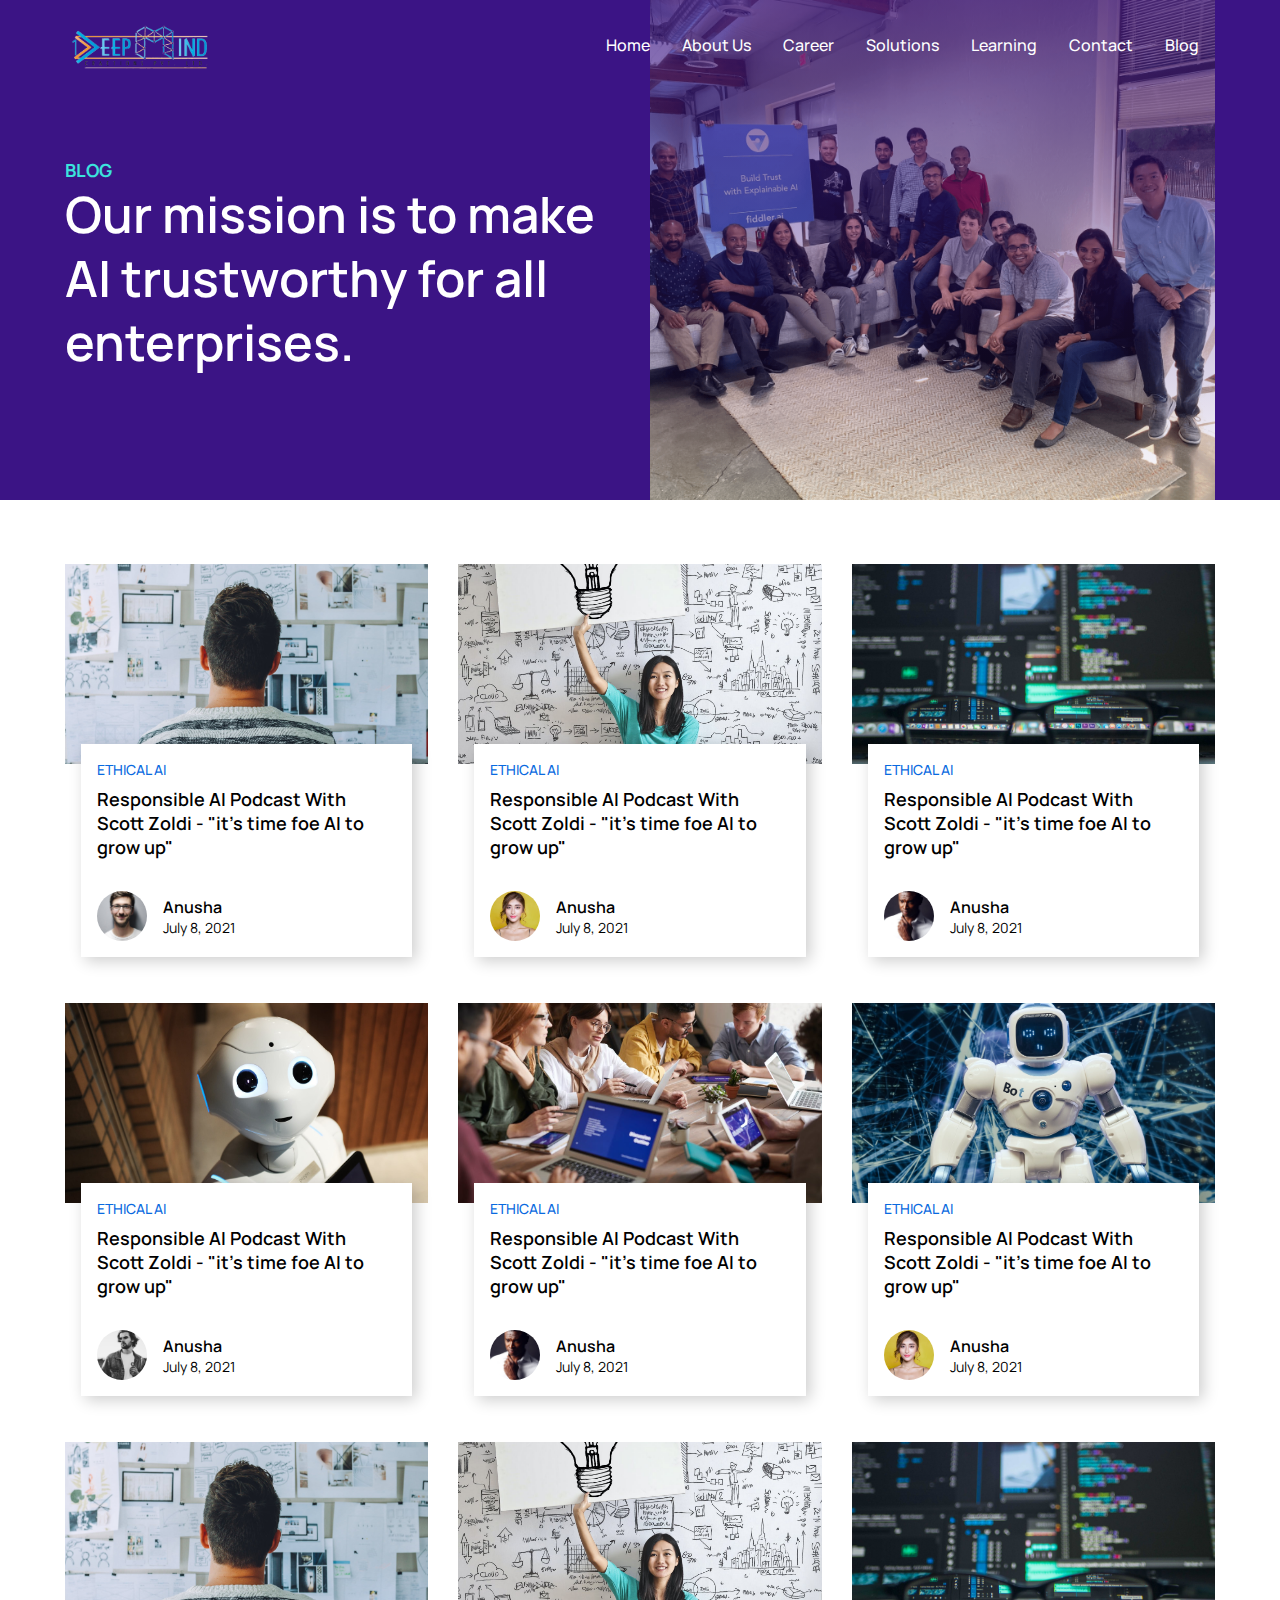
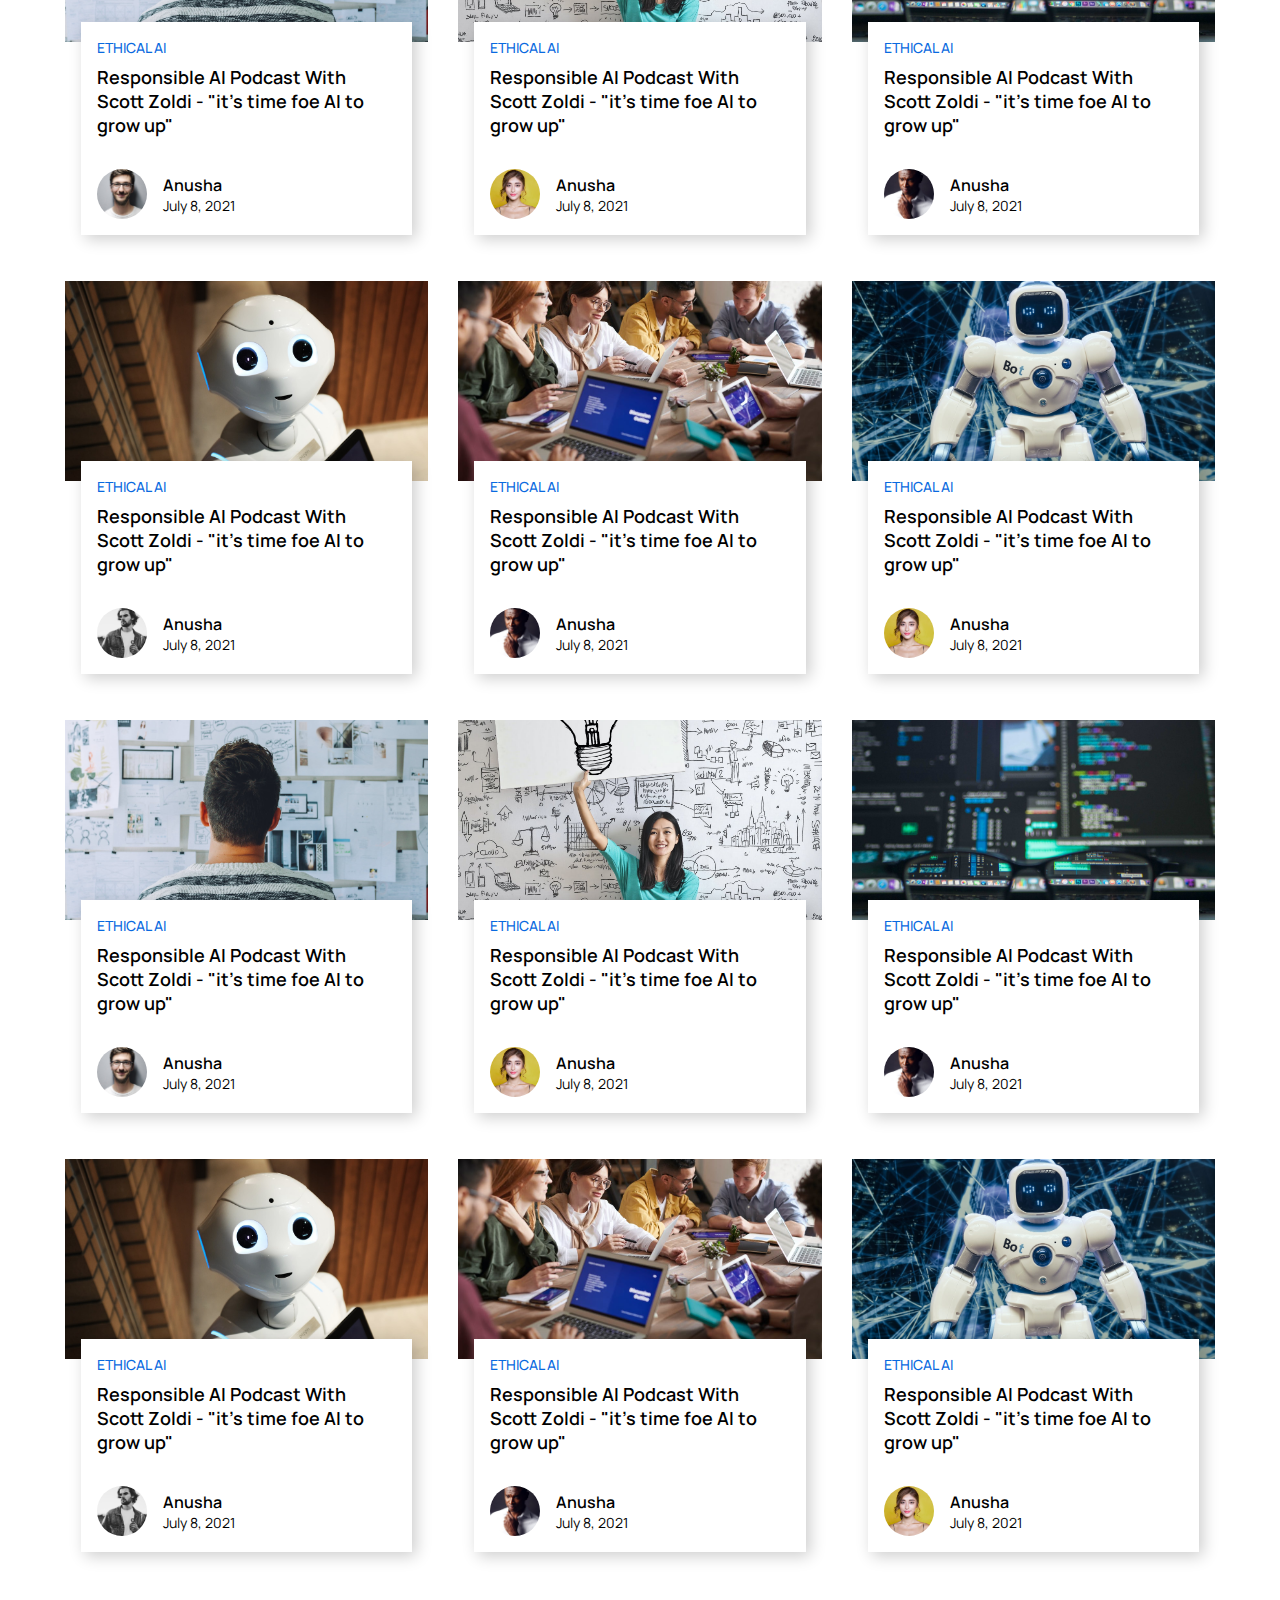
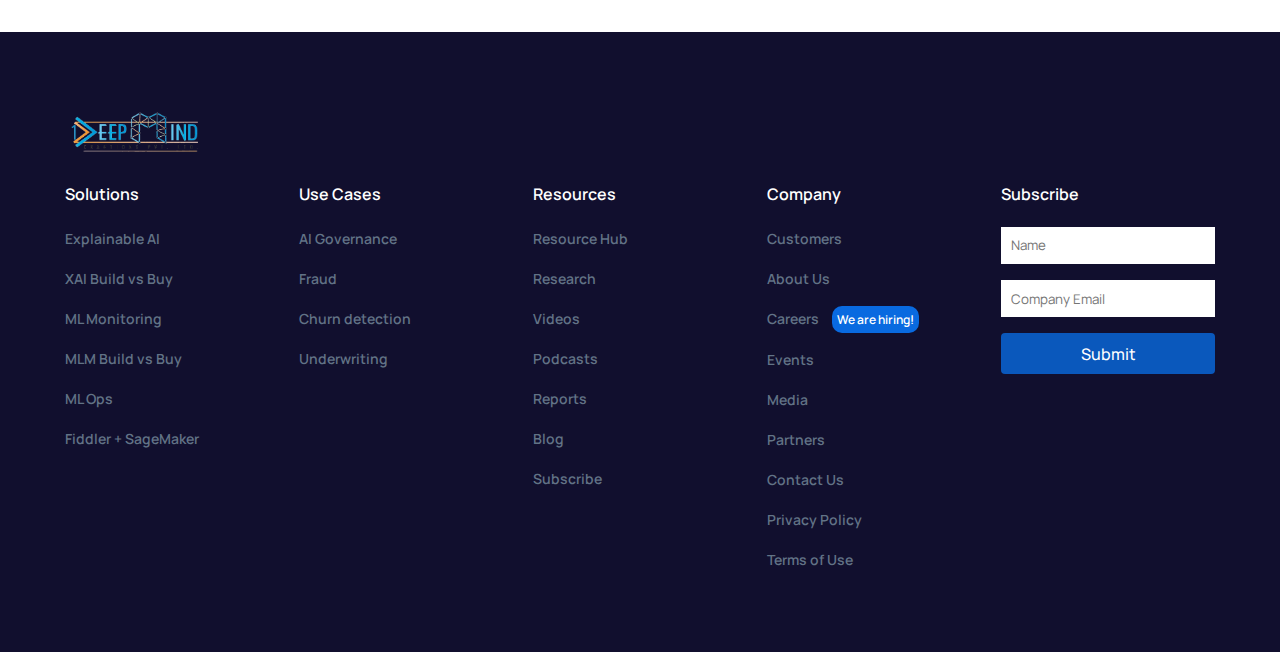
<file: blog.html>
<!DOCTYPE html>
<html lang="en">
  <head>
    <meta charset="UTF-8" />
    <meta http-equiv="X-UA-Compatible" content="IE=edge" />
    <meta name="viewport" content="width=device-width, initial-scale=1.0" />
    <title>Document</title>

    <!-- css -->
    <link rel="stylesheet" href="./css/main/main.styles.css" />

    <!-- responsive -->
    <link rel="stylesheet" href="./css/responsive/responsive.styles.css" />

    <!-- swiper-css -->
    <link rel="stylesheet" href="./css/others/swiper.min.css" />

    <!-- fontawesome -->
    <link
      rel="stylesheet"
      href="https://cdnjs.cloudflare.com/ajax/libs/font-awesome/5.15.2/css/all.min.css"
    />

    <!-- jquery -->
    <script
      src="https://code.jquery.com/jquery-3.6.0.js"
      integrity="sha256-H+K7U5CnXl1h5ywQfKtSj8PCmoN9aaq30gDh27Xc0jk="
      crossorigin="anonymous"
    ></script>

    <script src="./js/nav.js" defer></script>
  </head>
  <body>
    <!-- header-start -->
    <div class="side-nav-bg"></div>
    <div class="close-btn-bg"></div>
    <header>
      <div class="header">
        <div class="logo">
          <img src="./images/logo/output-onlinepngtools.png" alt="logo" />
        </div>
        <div class="nav">
          <ul>
            <a href="index.html"><li>Home</li></a>
            <a href="about.html"><li>About Us</li></a>
            <a href="career.html"><li>Career</li></a>
            <a href="product.html"><li>Solutions</li></a>
            <a href="learning.html"><li>Learning</li></a>
            <a href="contact.html"><li>Contact</li></a>
            <a href="blog.html"><li>Blog</li></a>
          </ul>
        </div>
        <div class="side-nav-btn">
          <div class="nav-btn"></div>
        </div>
      </div>
    </header>
    <!-- header-end -->

    <div class="page-banner">
      <div class="wrapper">
        <div class="detais">
          <div class="page-name">Blog</div>
          <div class="banner-title">
            Our mission is to make AI trustworthy for all enterprises.
          </div>
        </div>
        <div
          class="image"
          style="background-image: url(./images/teams.png)"
        ></div>
      </div>
    </div>

    <div class="blog">
      <div class="wrapper">
        <div class="list">
          <div class="card">
            <div class="image">
              <div
                class="img"
                style="background-image: url(./images/research.jpeg)"
              ></div>
            </div>
            <a href="blog-details.html">
              <div class="details">
                <div class="about-blog">Ethical AI</div>
                <div class="name">
                  Responsible AI Podcast With Scott Zoldi - "it's time foe AI to
                  grow up"
                </div>
                <div class="blog-footer">
                  <div
                    class="profile-img"
                    style="
                      background-image: url(./images/profile/profile1.jpeg);
                    "
                  ></div>
                  <div class="profile-detaile">
                    <div class="name">Anusha</div>
                    <div class="time">July 8, 2021</div>
                  </div>
                </div>
              </div>
            </a>
          </div>

          <div class="card">
            <div class="image">
              <div
                class="img"
                style="background-image: url(./images/solution.jpeg)"
              ></div>
            </div>
            <a href="blog-details.html">
              <div class="details">
                <div class="about-blog">Ethical AI</div>
                <div class="name">
                  Responsible AI Podcast With Scott Zoldi - "it's time foe AI to
                  grow up"
                </div>
                <div class="blog-footer">
                  <div
                    class="profile-img"
                    style="
                      background-image: url(./images/profile/profile2.jpeg);
                    "
                  ></div>
                  <div class="profile-detaile">
                    <div class="name">Anusha</div>
                    <div class="time">July 8, 2021</div>
                  </div>
                </div>
              </div>
            </a>
          </div>

          <div class="card">
            <div class="image">
              <div
                class="img"
                style="background-image: url(./images/developer.jpeg)"
              ></div>
            </div>
            <a href="blog-details.html">
              <div class="details">
                <div class="about-blog">Ethical AI</div>
                <div class="name">
                  Responsible AI Podcast With Scott Zoldi - "it's time foe AI to
                  grow up"
                </div>
                <div class="blog-footer">
                  <div
                    class="profile-img"
                    style="
                      background-image: url(./images/profile/profile3.jpeg);
                    "
                  ></div>
                  <div class="profile-detaile">
                    <div class="name">Anusha</div>
                    <div class="time">July 8, 2021</div>
                  </div>
                </div>
              </div>
            </a>
          </div>

          <div class="card">
            <div class="image">
              <div
                class="img"
                style="
                  background-image: url(./images/pexels-photo-2599244.jpeg);
                "
              ></div>
            </div>
            <a href="blog-details.html">
              <div class="details">
                <div class="about-blog">Ethical AI</div>
                <div class="name">
                  Responsible AI Podcast With Scott Zoldi - "it's time foe AI to
                  grow up"
                </div>
                <div class="blog-footer">
                  <div
                    class="profile-img"
                    style="
                      background-image: url(./images/profile/profile4.jpeg);
                    "
                  ></div>
                  <div class="profile-detaile">
                    <div class="name">Anusha</div>
                    <div class="time">July 8, 2021</div>
                  </div>
                </div>
              </div>
            </a>
          </div>

          <div class="card">
            <div class="image">
              <div
                class="img"
                style="
                  background-image: url(./images/pexels-photo-3184325.jpeg);
                "
              ></div>
            </div>
            <a href="blog-details.html">
              <div class="details">
                <div class="about-blog">Ethical AI</div>
                <div class="name">
                  Responsible AI Podcast With Scott Zoldi - "it's time foe AI to
                  grow up"
                </div>
                <div class="blog-footer">
                  <div
                    class="profile-img"
                    style="
                      background-image: url(./images/profile/profile3.jpeg);
                    "
                  ></div>
                  <div class="profile-detaile">
                    <div class="name">Anusha</div>
                    <div class="time">July 8, 2021</div>
                  </div>
                </div>
              </div>
            </a>
          </div>

          <div class="card">
            <div class="image">
              <div
                class="img"
                style="
                  background-image: url(./images/pexels-photo-8566473.jpeg);
                "
              ></div>
            </div>
            <a href="blog-details.html">
              <div class="details">
                <div class="about-blog">Ethical AI</div>
                <div class="name">
                  Responsible AI Podcast With Scott Zoldi - "it's time foe AI to
                  grow up"
                </div>
                <div class="blog-footer">
                  <div
                    class="profile-img"
                    style="
                      background-image: url(./images/profile/profile2.jpeg);
                    "
                  ></div>
                  <div class="profile-detaile">
                    <div class="name">Anusha</div>
                    <div class="time">July 8, 2021</div>
                  </div>
                </div>
              </div>
            </a>
          </div>

          <div class="card">
            <div class="image">
              <div
                class="img"
                style="background-image: url(./images/research.jpeg)"
              ></div>
            </div>
            <a href="blog-details.html">
              <div class="details">
                <div class="about-blog">Ethical AI</div>
                <div class="name">
                  Responsible AI Podcast With Scott Zoldi - "it's time foe AI to
                  grow up"
                </div>
                <div class="blog-footer">
                  <div
                    class="profile-img"
                    style="
                      background-image: url(./images/profile/profile1.jpeg);
                    "
                  ></div>
                  <div class="profile-detaile">
                    <div class="name">Anusha</div>
                    <div class="time">July 8, 2021</div>
                  </div>
                </div>
              </div>
            </a>
          </div>

          <div class="card">
            <div class="image">
              <div
                class="img"
                style="background-image: url(./images/solution.jpeg)"
              ></div>
            </div>
            <a href="blog-details.html">
              <div class="details">
                <div class="about-blog">Ethical AI</div>
                <div class="name">
                  Responsible AI Podcast With Scott Zoldi - "it's time foe AI to
                  grow up"
                </div>
                <div class="blog-footer">
                  <div
                    class="profile-img"
                    style="
                      background-image: url(./images/profile/profile2.jpeg);
                    "
                  ></div>
                  <div class="profile-detaile">
                    <div class="name">Anusha</div>
                    <div class="time">July 8, 2021</div>
                  </div>
                </div>
              </div>
            </a>
          </div>

          <div class="card">
            <div class="image">
              <div
                class="img"
                style="background-image: url(./images/developer.jpeg)"
              ></div>
            </div>
            <a href="blog-details.html">
              <div class="details">
                <div class="about-blog">Ethical AI</div>
                <div class="name">
                  Responsible AI Podcast With Scott Zoldi - "it's time foe AI to
                  grow up"
                </div>
                <div class="blog-footer">
                  <div
                    class="profile-img"
                    style="
                      background-image: url(./images/profile/profile3.jpeg);
                    "
                  ></div>
                  <div class="profile-detaile">
                    <div class="name">Anusha</div>
                    <div class="time">July 8, 2021</div>
                  </div>
                </div>
              </div>
            </a>
          </div>

          <div class="card">
            <div class="image">
              <div
                class="img"
                style="
                  background-image: url(./images/pexels-photo-2599244.jpeg);
                "
              ></div>
            </div>
            <a href="blog-details.html">
              <div class="details">
                <div class="about-blog">Ethical AI</div>
                <div class="name">
                  Responsible AI Podcast With Scott Zoldi - "it's time foe AI to
                  grow up"
                </div>
                <div class="blog-footer">
                  <div
                    class="profile-img"
                    style="
                      background-image: url(./images/profile/profile4.jpeg);
                    "
                  ></div>
                  <div class="profile-detaile">
                    <div class="name">Anusha</div>
                    <div class="time">July 8, 2021</div>
                  </div>
                </div>
              </div>
            </a>
          </div>

          <div class="card">
            <div class="image">
              <div
                class="img"
                style="
                  background-image: url(./images/pexels-photo-3184325.jpeg);
                "
              ></div>
            </div>
            <a href="blog-details.html">
              <div class="details">
                <div class="about-blog">Ethical AI</div>
                <div class="name">
                  Responsible AI Podcast With Scott Zoldi - "it's time foe AI to
                  grow up"
                </div>
                <div class="blog-footer">
                  <div
                    class="profile-img"
                    style="
                      background-image: url(./images/profile/profile3.jpeg);
                    "
                  ></div>
                  <div class="profile-detaile">
                    <div class="name">Anusha</div>
                    <div class="time">July 8, 2021</div>
                  </div>
                </div>
              </div>
            </a>
          </div>

          <div class="card">
            <div class="image">
              <div
                class="img"
                style="
                  background-image: url(./images/pexels-photo-8566473.jpeg);
                "
              ></div>
            </div>
            <a href="blog-details.html">
              <div class="details">
                <div class="about-blog">Ethical AI</div>
                <div class="name">
                  Responsible AI Podcast With Scott Zoldi - "it's time foe AI to
                  grow up"
                </div>
                <div class="blog-footer">
                  <div
                    class="profile-img"
                    style="
                      background-image: url(./images/profile/profile2.jpeg);
                    "
                  ></div>
                  <div class="profile-detaile">
                    <div class="name">Anusha</div>
                    <div class="time">July 8, 2021</div>
                  </div>
                </div>
              </div>
            </a>
          </div>

          <div class="card">
            <div class="image">
              <div
                class="img"
                style="background-image: url(./images/research.jpeg)"
              ></div>
            </div>
            <a href="blog-details.html">
              <div class="details">
                <div class="about-blog">Ethical AI</div>
                <div class="name">
                  Responsible AI Podcast With Scott Zoldi - "it's time foe AI to
                  grow up"
                </div>
                <div class="blog-footer">
                  <div
                    class="profile-img"
                    style="
                      background-image: url(./images/profile/profile1.jpeg);
                    "
                  ></div>
                  <div class="profile-detaile">
                    <div class="name">Anusha</div>
                    <div class="time">July 8, 2021</div>
                  </div>
                </div>
              </div>
            </a>
          </div>

          <div class="card">
            <div class="image">
              <div
                class="img"
                style="background-image: url(./images/solution.jpeg)"
              ></div>
            </div>
            <a href="blog-details.html">
              <div class="details">
                <div class="about-blog">Ethical AI</div>
                <div class="name">
                  Responsible AI Podcast With Scott Zoldi - "it's time foe AI to
                  grow up"
                </div>
                <div class="blog-footer">
                  <div
                    class="profile-img"
                    style="
                      background-image: url(./images/profile/profile2.jpeg);
                    "
                  ></div>
                  <div class="profile-detaile">
                    <div class="name">Anusha</div>
                    <div class="time">July 8, 2021</div>
                  </div>
                </div>
              </div>
            </a>
          </div>

          <div class="card">
            <div class="image">
              <div
                class="img"
                style="background-image: url(./images/developer.jpeg)"
              ></div>
            </div>
            <a href="blog-details.html">
              <div class="details">
                <div class="about-blog">Ethical AI</div>
                <div class="name">
                  Responsible AI Podcast With Scott Zoldi - "it's time foe AI to
                  grow up"
                </div>
                <div class="blog-footer">
                  <div
                    class="profile-img"
                    style="
                      background-image: url(./images/profile/profile3.jpeg);
                    "
                  ></div>
                  <div class="profile-detaile">
                    <div class="name">Anusha</div>
                    <div class="time">July 8, 2021</div>
                  </div>
                </div>
              </div>
            </a>
          </div>

          <div class="card">
            <div class="image">
              <div
                class="img"
                style="
                  background-image: url(./images/pexels-photo-2599244.jpeg);
                "
              ></div>
            </div>
            <a href="blog-details.html">
              <div class="details">
                <div class="about-blog">Ethical AI</div>
                <div class="name">
                  Responsible AI Podcast With Scott Zoldi - "it's time foe AI to
                  grow up"
                </div>
                <div class="blog-footer">
                  <div
                    class="profile-img"
                    style="
                      background-image: url(./images/profile/profile4.jpeg);
                    "
                  ></div>
                  <div class="profile-detaile">
                    <div class="name">Anusha</div>
                    <div class="time">July 8, 2021</div>
                  </div>
                </div>
              </div>
            </a>
          </div>

          <div class="card">
            <div class="image">
              <div
                class="img"
                style="
                  background-image: url(./images/pexels-photo-3184325.jpeg);
                "
              ></div>
            </div>
            <a href="blog-details.html">
              <div class="details">
                <div class="about-blog">Ethical AI</div>
                <div class="name">
                  Responsible AI Podcast With Scott Zoldi - "it's time foe AI to
                  grow up"
                </div>
                <div class="blog-footer">
                  <div
                    class="profile-img"
                    style="
                      background-image: url(./images/profile/profile3.jpeg);
                    "
                  ></div>
                  <div class="profile-detaile">
                    <div class="name">Anusha</div>
                    <div class="time">July 8, 2021</div>
                  </div>
                </div>
              </div>
            </a>
          </div>

          <div class="card">
            <div class="image">
              <div
                class="img"
                style="
                  background-image: url(./images/pexels-photo-8566473.jpeg);
                "
              ></div>
            </div>
            <a href="blog-details.html">
              <div class="details">
                <div class="about-blog">Ethical AI</div>
                <div class="name">
                  Responsible AI Podcast With Scott Zoldi - "it's time foe AI to
                  grow up"
                </div>
                <div class="blog-footer">
                  <div
                    class="profile-img"
                    style="
                      background-image: url(./images/profile/profile2.jpeg);
                    "
                  ></div>
                  <div class="profile-detaile">
                    <div class="name">Anusha</div>
                    <div class="time">July 8, 2021</div>
                  </div>
                </div>
              </div>
            </a>
          </div>
        </div>
      </div>
    </div>

    <!-- footer-start -->
    <div class="footer">
      <div class="wrapper">
        <div class="logo-footer">
          <img src="./images/logo/output-onlinepngtools.png" alt="" />
        </div>

        <div class="list">
          <div class="item">
            <ul>
              <li class="heading">Solutions</li>
              <li>Explainable AI</li>
              <li>XAI Build vs Buy</li>
              <li>ML Monitoring</li>
              <li>MLM Build vs Buy</li>
              <li>ML Ops</li>
              <li>Fiddler + SageMaker</li>
            </ul>
          </div>

          <div class="item">
            <ul>
              <li class="heading">Use Cases</li>
              <li>AI Governance</li>
              <li>Fraud</li>
              <li>Churn detection</li>
              <li>Underwriting</li>
            </ul>
          </div>

          <div class="item">
            <ul>
              <li class="heading">Resources</li>
              <li>Resource Hub</li>
              <li>Research</li>
              <li>Videos</li>
              <li>Podcasts</li>
              <li>Reports</li>
              <li>Blog</li>
              <li>Subscribe</li>
            </ul>
          </div>

          <div class="item">
            <ul>
              <li class="heading">Company</li>
              <li>Customers</li>
              <li>About Us</li>
              <li>Careers <span>We are hiring!</span></li>
              <li>Events</li>
              <li>Media</li>
              <li>Partners</li>
              <li>Contact Us</li>
              <li>Privacy Policy</li>
              <li>Terms of Use</li>
            </ul>
          </div>

          <div class="item">
            <ul>
              <li class="heading">Subscribe</li>
            </ul>
            <form action="">
              <input type="text" name="" id="" placeholder="Name" />
              <input type="email" name="" id="" placeholder="Company Email" />
              <input type="submit" class="button" />
            </form>
          </div>
        </div>
      </div>
    </div>
    <!-- footer-end -->

    <!-- scripts -->
    <script src="./js/others/swiper.min.js"></script>

    <script></script>
  </body>
</html>
</file>
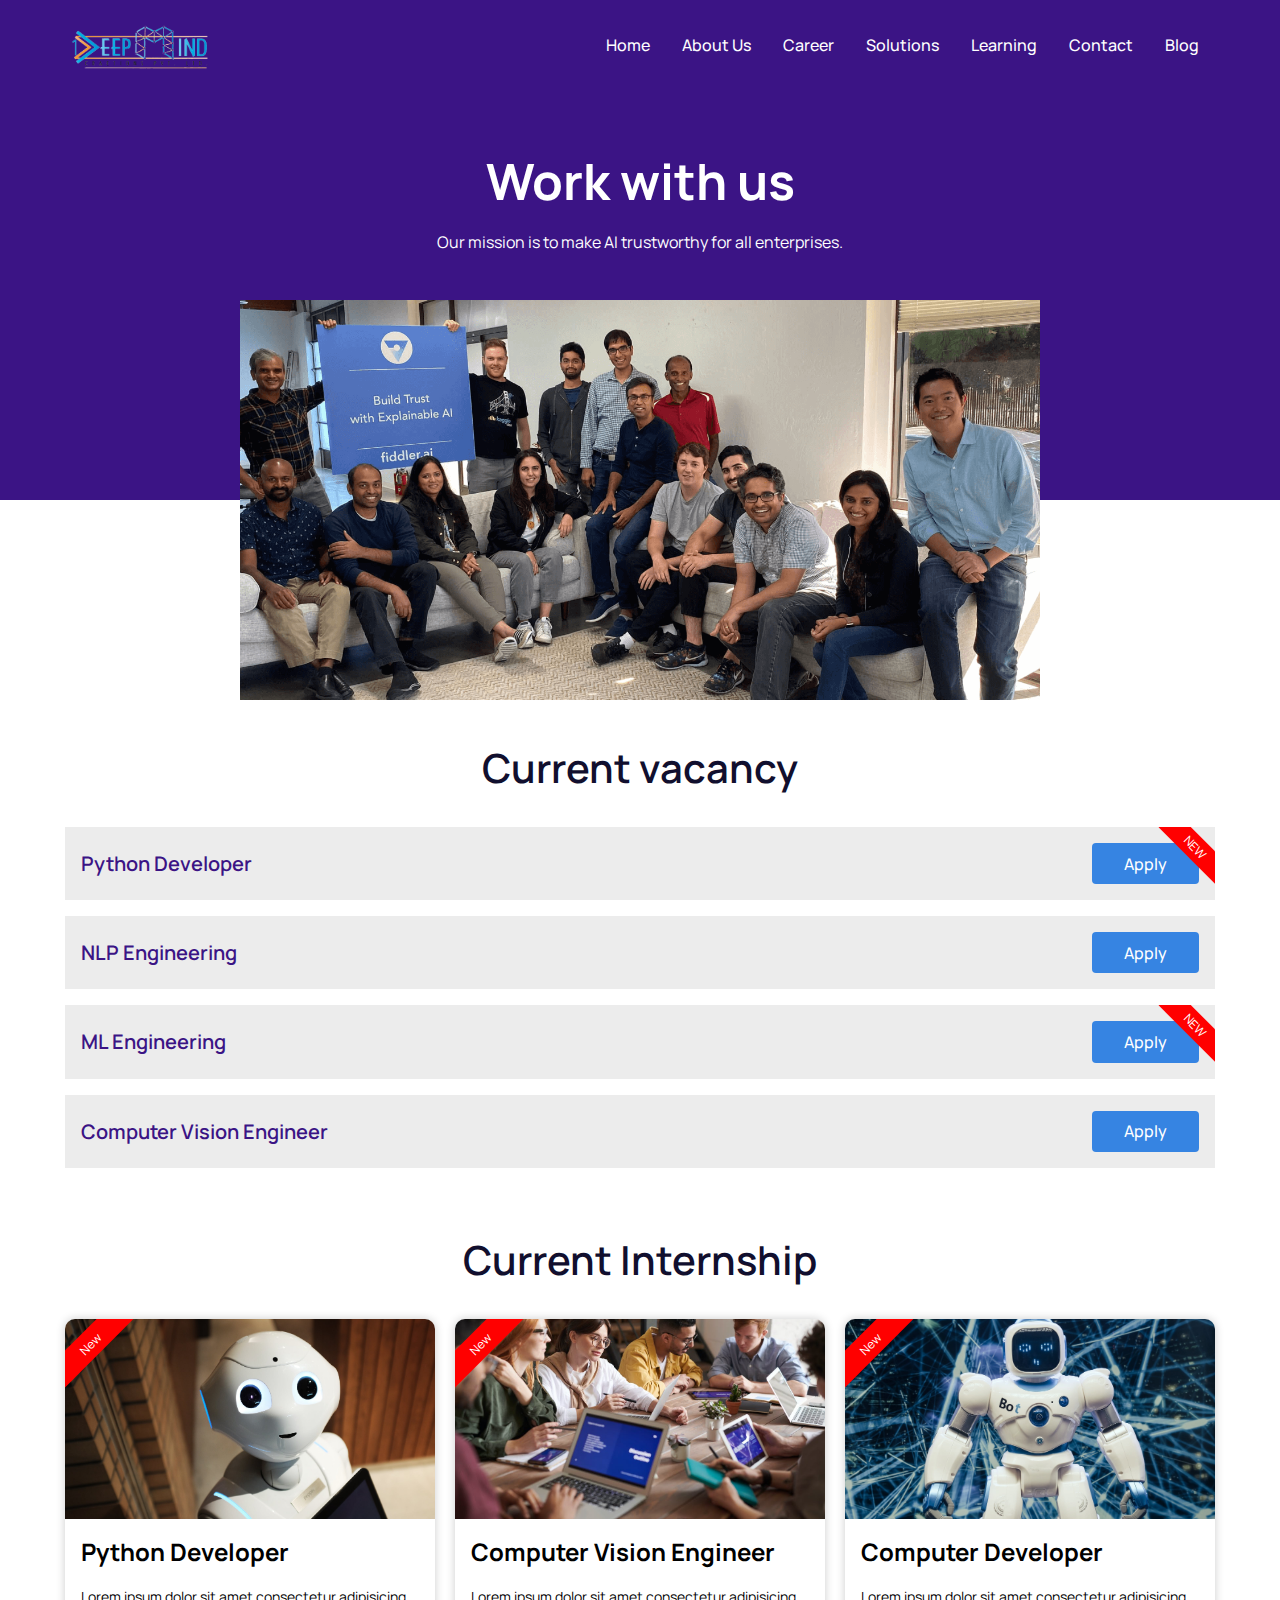
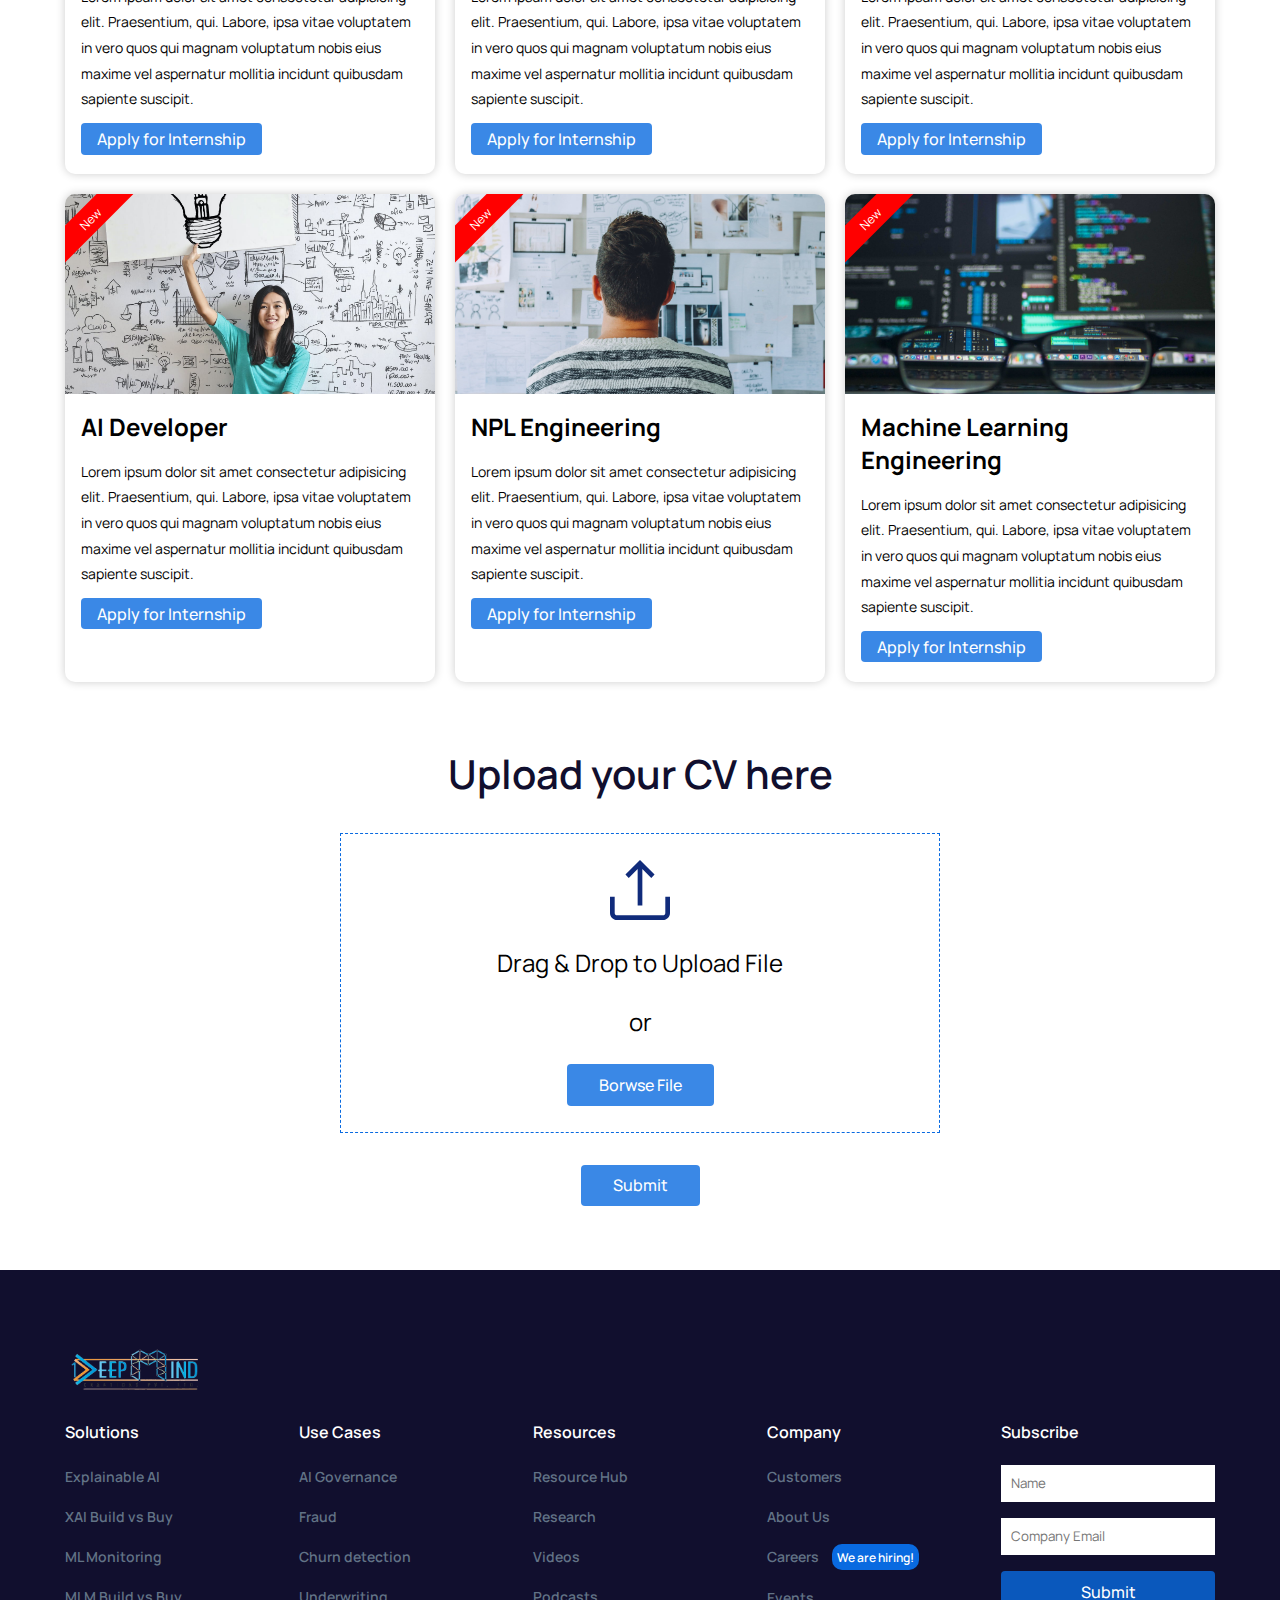
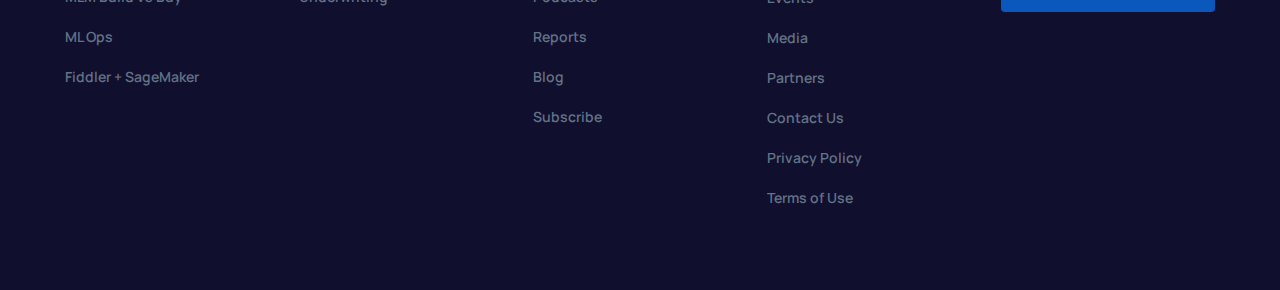
<file: career.html>
<!DOCTYPE html>
<html lang="en">
  <head>
    <meta charset="UTF-8" />
    <meta http-equiv="X-UA-Compatible" content="IE=edge" />
    <meta name="viewport" content="width=device-width, initial-scale=1.0" />
    <title>Document</title>

    <!-- css -->
    <link rel="stylesheet" href="./css/main/main.styles.css" />

    <!-- responsive -->
    <link rel="stylesheet" href="./css/responsive/responsive.styles.css" />

    <!-- swiper-css -->
    <link rel="stylesheet" href="./css/others/swiper.min.css" />

    <!-- fontawesome -->
    <link
      rel="stylesheet"
      href="https://cdnjs.cloudflare.com/ajax/libs/font-awesome/5.15.2/css/all.min.css"
    />

    <!-- jquery -->
    <script
      src="https://code.jquery.com/jquery-3.6.0.js"
      integrity="sha256-H+K7U5CnXl1h5ywQfKtSj8PCmoN9aaq30gDh27Xc0jk="
      crossorigin="anonymous"
    ></script>

    <script src="./js/nav.js" defer></script>
  </head>
  <body>
    <!-- header-start -->
    <div class="side-nav-bg"></div>
    <div class="close-btn-bg"></div>
    <header>
      <div class="header">
        <div class="logo">
          <img src="./images/logo/output-onlinepngtools.png" alt="logo" />
        </div>
        <div class="nav">
          <ul>
            <a href="index.html"><li>Home</li></a>
            <a href="about.html"><li>About Us</li></a>
            <a href="career.html"><li>Career</li></a>
            <a href="product.html"><li>Solutions</li></a>
            <a href="learning.html"><li>Learning</li></a>
            <a href="contact.html"><li>Contact</li></a>
            <a href="blog.html"><li>Blog</li></a>
          </ul>
        </div>
        <div class="side-nav-btn">
          <div class="nav-btn"></div>
        </div>
      </div>
    </header>
    <!-- header-end -->

    <div class="career-page">
      <div class="wrapper">
        <div class="detais">
          <div class="banner-title">Work with us</div>

          <p class="desc">
            Our mission is to make AI trustworthy for all enterprises.
          </p>
        </div>
        <div class="image">
          <div
            class="img"
            style="background-image: url(./images/teams.png)"
          ></div>
        </div>
      </div>
    </div>

    <!-- vacancy-start -->
    <div class="vacancy">
      <div class="wrapper">
        <div class="title">Current vacancy</div>

        <div class="list">
          <ul>
            <li>
              <div class="name">Python Developer</div>
              <a href="job-apply.html">
                <div class="apply-btn">Apply</div>
              </a>
              <!-- ribbon-start -->
              <div class="ribbon">
                <div class="tag">NEW</div>
              </div>
              <!-- ribbon-end -->
            </li>

            <li>
              <div class="name">NLP Engineering</div>
              <a href="job-apply.html">
                <div class="apply-btn">Apply</div>
              </a>
            </li>

            <li>
              <div class="name">ML Engineering</div>
              <a href="job-apply.html">
                <div class="apply-btn">Apply</div>
              </a>
              <!-- ribbon-start -->
              <div class="ribbon">
                <div class="tag">NEW</div>
              </div>
              <!-- ribbon-end -->
            </li>

            <li>
              <div class="name">Computer Vision Engineer</div>
              <a href="job-apply.html">
                <div class="apply-btn">Apply</div>
              </a>
            </li>
          </ul>
        </div>
      </div>
    </div>
    <!-- vacancy-end -->

    <div class="intern">
      <div class="wrapper">
        <div class="title">Current Internship</div>

        <div class="list">
          <div class="card">
            <div
              class="image"
              style="background-image: url(./images/pexels-photo-2599244.jpeg)"
            >
              <div class="ribbon">
                <div class="tag">New</div>
              </div>
            </div>

            <div class="details">
              <div class="name">Python Developer</div>
              <p class="desc">
                Lorem ipsum dolor sit amet consectetur adipisicing elit.
                Praesentium, qui. Labore, ipsa vitae voluptatem in vero quos qui
                magnam voluptatum nobis eius maxime vel aspernatur mollitia
                incidunt quibusdam sapiente suscipit.
              </p>
              <a href="#" class="button">Apply for Internship</a>
            </div>
          </div>

          <div class="card">
            <div
              class="image"
              style="background-image: url(./images/pexels-photo-3184325.jpeg)"
            >
              <div class="ribbon">
                <div class="tag">New</div>
              </div>
            </div>

            <div class="details">
              <div class="name">Computer Vision Engineer</div>
              <p class="desc">
                Lorem ipsum dolor sit amet consectetur adipisicing elit.
                Praesentium, qui. Labore, ipsa vitae voluptatem in vero quos qui
                magnam voluptatum nobis eius maxime vel aspernatur mollitia
                incidunt quibusdam sapiente suscipit.
              </p>
              <a href="#" class="button">Apply for Internship</a>
            </div>
          </div>

          <div class="card">
            <div
              class="image"
              style="background-image: url(./images/pexels-photo-8566473.jpeg)"
            >
              <div class="ribbon">
                <div class="tag">New</div>
              </div>
            </div>

            <div class="details">
              <div class="name">Computer Developer</div>
              <p class="desc">
                Lorem ipsum dolor sit amet consectetur adipisicing elit.
                Praesentium, qui. Labore, ipsa vitae voluptatem in vero quos qui
                magnam voluptatum nobis eius maxime vel aspernatur mollitia
                incidunt quibusdam sapiente suscipit.
              </p>
              <a href="#" class="button">Apply for Internship</a>
            </div>
          </div>

          <div class="card">
            <div
              class="image"
              style="background-image: url(./images/solution.jpeg)"
            >
              <div class="ribbon">
                <div class="tag">New</div>
              </div>
            </div>

            <div class="details">
              <div class="name">AI Developer</div>
              <p class="desc">
                Lorem ipsum dolor sit amet consectetur adipisicing elit.
                Praesentium, qui. Labore, ipsa vitae voluptatem in vero quos qui
                magnam voluptatum nobis eius maxime vel aspernatur mollitia
                incidunt quibusdam sapiente suscipit.
              </p>
              <a href="#" class="button">Apply for Internship</a>
            </div>
          </div>

          <div class="card">
            <div
              class="image"
              style="background-image: url(./images/research.jpeg)"
            >
              <div class="ribbon">
                <div class="tag">New</div>
              </div>
            </div>

            <div class="details">
              <div class="name">NPL Engineering</div>
              <p class="desc">
                Lorem ipsum dolor sit amet consectetur adipisicing elit.
                Praesentium, qui. Labore, ipsa vitae voluptatem in vero quos qui
                magnam voluptatum nobis eius maxime vel aspernatur mollitia
                incidunt quibusdam sapiente suscipit.
              </p>
              <a href="#" class="button">Apply for Internship</a>
            </div>
          </div>

          <div class="card">
            <div
              class="image"
              style="background-image: url(./images/developer.jpeg)"
            >
              <div class="ribbon">
                <div class="tag">New</div>
              </div>
            </div>

            <div class="details">
              <div class="name">Machine Learning Engineering</div>
              <p class="desc">
                Lorem ipsum dolor sit amet consectetur adipisicing elit.
                Praesentium, qui. Labore, ipsa vitae voluptatem in vero quos qui
                magnam voluptatum nobis eius maxime vel aspernatur mollitia
                incidunt quibusdam sapiente suscipit.
              </p>
              <a href="#" class="button">Apply for Internship</a>
            </div>
          </div>
        </div>
      </div>
    </div>

    <div class="cv-upload">
      <div class="wrapper">
        <div class="title">Upload your CV here</div>

        <form action="" class="center">
          <div class="drop-area">
            <div class="icon">
              <img src="./images/icons/upload 1.svg" alt="upload" />
            </div>
            <div class="name" id="name">Drag & Drop to Upload File</div>
            <span class="name">or</span>
            <div class="button" id="button">Borwse File</div>
            <input type="file" id="input" hidden />
          </div>
          <button type="submit" class="button">Submit</button>
        </form>
      </div>
    </div>

    <!-- footer-start -->
    <div class="footer">
      <div class="wrapper">
        <div class="logo-footer">
          <img src="./images/logo/output-onlinepngtools.png" alt="" />
        </div>

        <div class="list">
          <div class="item">
            <ul>
              <li class="heading">Solutions</li>
              <li>Explainable AI</li>
              <li>XAI Build vs Buy</li>
              <li>ML Monitoring</li>
              <li>MLM Build vs Buy</li>
              <li>ML Ops</li>
              <li>Fiddler + SageMaker</li>
            </ul>
          </div>

          <div class="item">
            <ul>
              <li class="heading">Use Cases</li>
              <li>AI Governance</li>
              <li>Fraud</li>
              <li>Churn detection</li>
              <li>Underwriting</li>
            </ul>
          </div>

          <div class="item">
            <ul>
              <li class="heading">Resources</li>
              <li>Resource Hub</li>
              <li>Research</li>
              <li>Videos</li>
              <li>Podcasts</li>
              <li>Reports</li>
              <li>Blog</li>
              <li>Subscribe</li>
            </ul>
          </div>

          <div class="item">
            <ul>
              <li class="heading">Company</li>
              <li>Customers</li>
              <li>About Us</li>
              <li>Careers <span>We are hiring!</span></li>
              <li>Events</li>
              <li>Media</li>
              <li>Partners</li>
              <li>Contact Us</li>
              <li>Privacy Policy</li>
              <li>Terms of Use</li>
            </ul>
          </div>

          <div class="item">
            <ul>
              <li class="heading">Subscribe</li>
            </ul>
            <form action="">
              <input type="text" name="" id="" placeholder="Name" />
              <input type="email" name="" id="" placeholder="Company Email" />
              <input type="submit" class="button" />
            </form>
          </div>
        </div>
      </div>
    </div>
    <!-- footer-end -->

    <!-- scripts -->
    <script src="./js/others/swiper.min.js"></script>
    <script src="./js/cv-upload.js"></script>

    <script></script>
  </body>
</html>
</file>
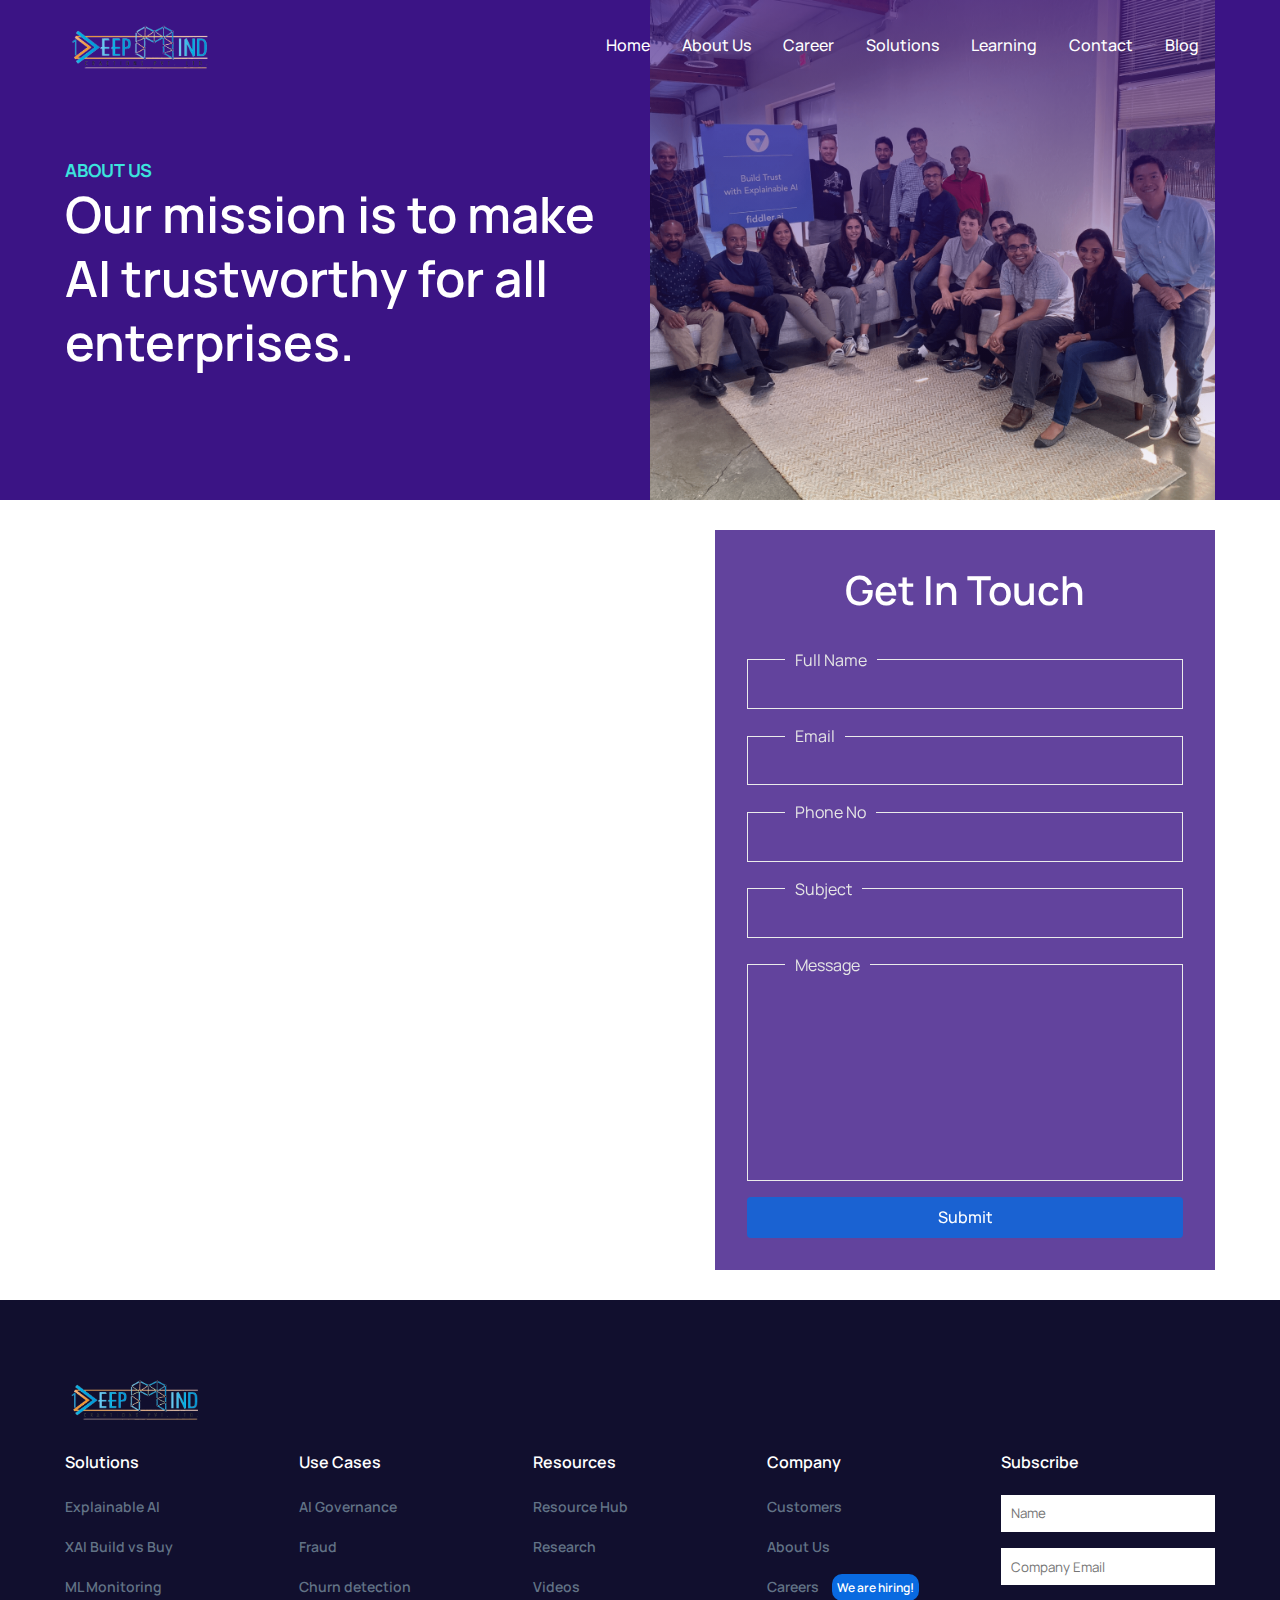
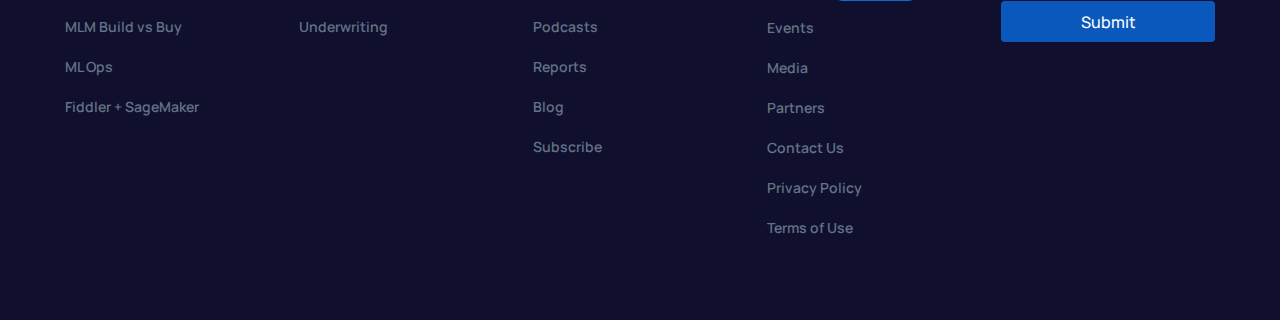
<file: contact.html>
<!DOCTYPE html>
<html lang="en">
  <head>
    <meta charset="UTF-8" />
    <meta http-equiv="X-UA-Compatible" content="IE=edge" />
    <meta name="viewport" content="width=device-width, initial-scale=1.0" />
    <title>Document</title>

    <!-- css -->
    <link rel="stylesheet" href="./css/main/main.styles.css" />

    <!-- responsive -->
    <link rel="stylesheet" href="./css/responsive/responsive.styles.css" />

    <!-- swiper-css -->
    <link rel="stylesheet" href="./css/others/swiper.min.css" />

    <!-- fontawesome -->
    <link
      rel="stylesheet"
      href="https://cdnjs.cloudflare.com/ajax/libs/font-awesome/5.15.2/css/all.min.css"
    />

    <!-- jquery -->
    <script
      src="https://code.jquery.com/jquery-3.6.0.js"
      integrity="sha256-H+K7U5CnXl1h5ywQfKtSj8PCmoN9aaq30gDh27Xc0jk="
      crossorigin="anonymous"
    ></script>

    <script src="./js/nav.js" defer></script>
  </head>
  <body>
    <!-- header-start -->
    <div class="side-nav-bg"></div>
    <div class="close-btn-bg"></div>
    <header>
      <div class="header">
        <div class="logo">
          <img src="./images/logo/output-onlinepngtools.png" alt="logo" />
        </div>
        <div class="nav">
          <ul>
            <a href="index.html"><li>Home</li></a>
            <a href="about.html"><li>About Us</li></a>
            <a href="career.html"><li>Career</li></a>
            <a href="product.html"><li>Solutions</li></a>
            <a href="learning.html"><li>Learning</li></a>
            <a href="contact.html"><li>Contact</li></a>
            <a href="blog.html"><li>Blog</li></a>
          </ul>
        </div>
        <div class="side-nav-btn">
          <div class="nav-btn"></div>
        </div>
      </div>
    </header>
    <!-- header-end -->

    <div class="page-banner">
      <div class="wrapper">
        <div class="detais">
          <div class="page-name">About Us</div>
          <div class="banner-title">
            Our mission is to make AI trustworthy for all enterprises.
          </div>
        </div>
        <div
          class="image"
          style="background-image: url(./images/teams.png)"
        ></div>
      </div>
    </div>

    <div class="contact">
      <div class="map">
        <iframe
          src="https://www.google.com/maps/embed?pb=!1m18!1m12!1m3!1d3532.863865420593!2d85.32639881541525!3d27.69060213283378!2m3!1f0!2f0!3f0!3m2!1i1024!2i768!4f13.1!3m3!1m2!1s0x39eb19bb84ec646d%3A0xf514a3a9c2e133f7!2sDeepMind%20Creations%20Pvt%20Ltd!5e0!3m2!1sen!2snp!4v1626335029476!5m2!1sen!2snp"
          style="border: 0"
          allowfullscreen=""
          loading="lazy"
        ></iframe>
      </div>

      <div class="wrapper">
        <div class="form">
          <div class="title">Get In Touch</div>
          <form action="">
            <fieldset>
              <legend>Full Name</legend>
              <input type="text" required />
            </fieldset>

            <fieldset>
              <legend>Email</legend>
              <input type="email" required />
            </fieldset>
            <fieldset>
              <legend>Phone No</legend>
              <input type="number" required />
            </fieldset>
            <fieldset>
              <legend>Subject</legend>
              <input type="text" required />
            </fieldset>
            <fieldset>
              <legend>Message</legend>
              <textarea cols="30" rows="10" required></textarea>
            </fieldset>
            <button class="button">Submit</button>
          </form>
        </div>
      </div>
    </div>

    <!-- footer-start -->
    <div class="footer">
      <div class="wrapper">
        <div class="logo-footer">
          <img src="./images/logo/output-onlinepngtools.png" alt="" />
        </div>

        <div class="list">
          <div class="item">
            <ul>
              <li class="heading">Solutions</li>
              <li>Explainable AI</li>
              <li>XAI Build vs Buy</li>
              <li>ML Monitoring</li>
              <li>MLM Build vs Buy</li>
              <li>ML Ops</li>
              <li>Fiddler + SageMaker</li>
            </ul>
          </div>

          <div class="item">
            <ul>
              <li class="heading">Use Cases</li>
              <li>AI Governance</li>
              <li>Fraud</li>
              <li>Churn detection</li>
              <li>Underwriting</li>
            </ul>
          </div>

          <div class="item">
            <ul>
              <li class="heading">Resources</li>
              <li>Resource Hub</li>
              <li>Research</li>
              <li>Videos</li>
              <li>Podcasts</li>
              <li>Reports</li>
              <li>Blog</li>
              <li>Subscribe</li>
            </ul>
          </div>

          <div class="item">
            <ul>
              <li class="heading">Company</li>
              <li>Customers</li>
              <li>About Us</li>
              <li>Careers <span>We are hiring!</span></li>
              <li>Events</li>
              <li>Media</li>
              <li>Partners</li>
              <li>Contact Us</li>
              <li>Privacy Policy</li>
              <li>Terms of Use</li>
            </ul>
          </div>

          <div class="item">
            <ul>
              <li class="heading">Subscribe</li>
            </ul>
            <form action="">
              <input type="text" name="" id="" placeholder="Name" />
              <input type="email" name="" id="" placeholder="Company Email" />
              <input type="submit" class="button" />
            </form>
          </div>
        </div>
      </div>
    </div>
    <!-- footer-end -->

    <!-- scripts -->
    <script src="./js/others/swiper.min.js"></script>

    <!-- <script src="https://maps.googleapis.com/maps/api/js?key=AIzaSyD1Wa8ktqcXZoyIad5S7yAW1FVL0Qn3oVw&map_ids=9124ce5ba09186a&callback=initMap"></script> -->
  </body>
</html>
</file>
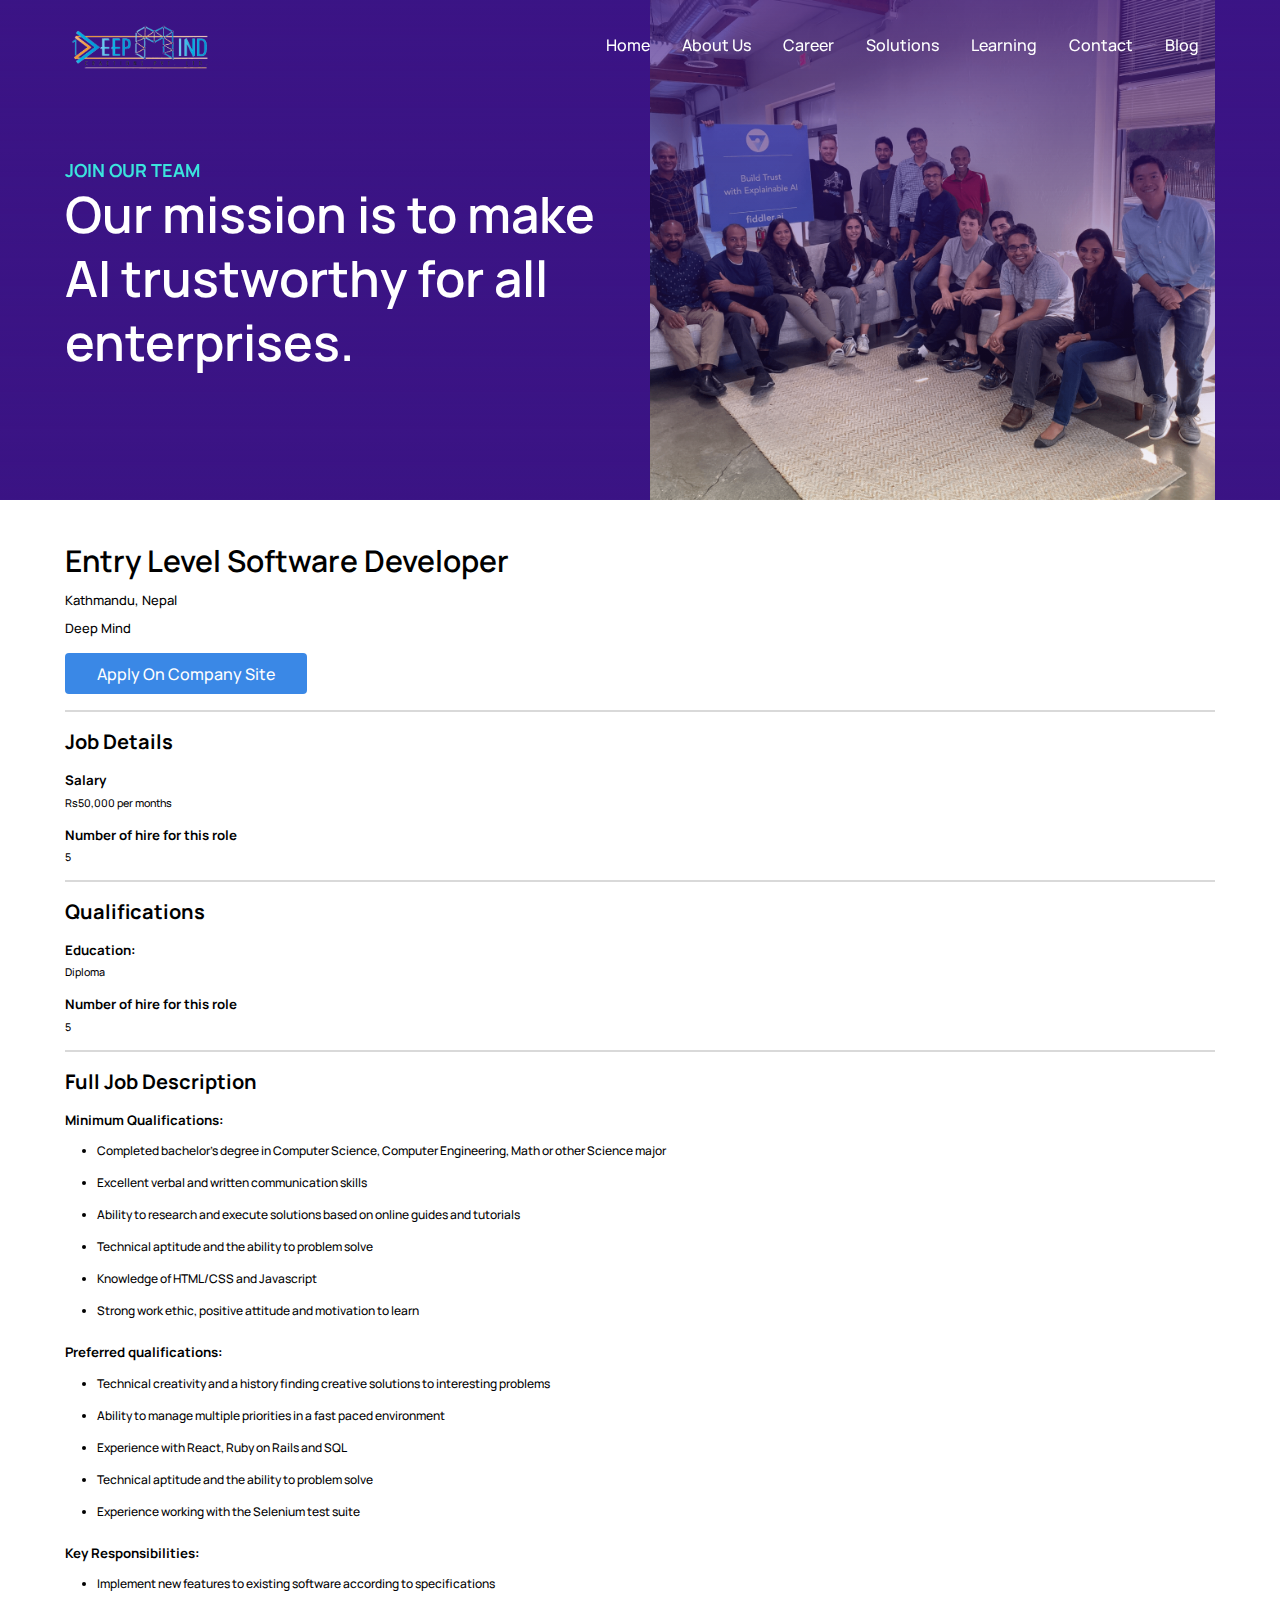
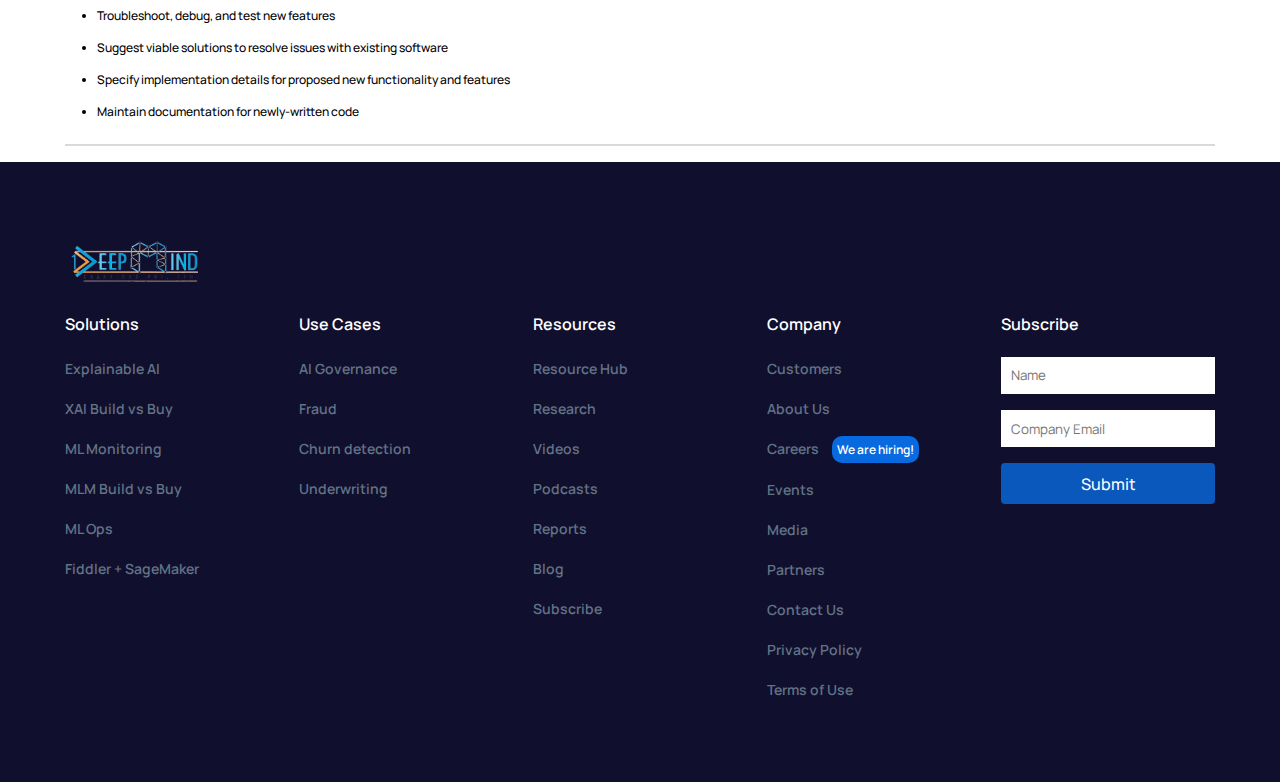
<file: job-apply.html>
<!DOCTYPE html>
<html lang="en">
  <head>
    <meta charset="UTF-8" />
    <meta http-equiv="X-UA-Compatible" content="IE=edge" />
    <meta name="viewport" content="width=device-width, initial-scale=1.0" />
    <title>Document</title>

    <!-- css -->
    <link rel="stylesheet" href="./css/main/main.styles.css" />

    <!-- responsive -->
    <link rel="stylesheet" href="./css/responsive/responsive.styles.css" />

    <!-- swiper-css -->
    <link rel="stylesheet" href="./css/others/swiper.min.css" />

    <!-- fontawesome -->
    <link
      rel="stylesheet"
      href="https://cdnjs.cloudflare.com/ajax/libs/font-awesome/5.15.2/css/all.min.css"
    />

    <!-- jquery -->
    <script
      src="https://code.jquery.com/jquery-3.6.0.js"
      integrity="sha256-H+K7U5CnXl1h5ywQfKtSj8PCmoN9aaq30gDh27Xc0jk="
      crossorigin="anonymous"
    ></script>

    <script src="./js/nav.js" defer></script>
  </head>
  <body>
    <!-- header-start -->
    <div class="side-nav-bg"></div>
    <div class="close-btn-bg"></div>
    <header>
      <div class="header">
        <div class="logo">
          <img src="./images/logo/output-onlinepngtools.png" alt="logo" />
        </div>
        <div class="nav">
          <ul>
            <a href="index.html"><li>Home</li></a>
            <a href="about.html"><li>About Us</li></a>
            <a href="career.html"><li>Career</li></a>
            <a href="product.html"><li>Solutions</li></a>
            <a href="learning.html"><li>Learning</li></a>
            <a href="contact.html"><li>Contact</li></a>
            <a href="blog.html"><li>Blog</li></a>
          </ul>
        </div>
        <div class="side-nav-btn">
          <div class="nav-btn"></div>
        </div>
      </div>
    </header>
    <!-- header-end -->

    <div class="page-banner">
      <div class="wrapper">
        <div class="detais">
          <div class="page-name">Join Our Team</div>
          <div class="banner-title">
            Our mission is to make AI trustworthy for all enterprises.
          </div>
        </div>
        <div
          class="image"
          style="background-image: url(./images/teams.png)"
        ></div>
      </div>
    </div>

    <!-- Job details-start -->
    <div class="job-details">
      <div class="wrapper">
        <div class="title-sec">
          <div class="job-title">Entry Level Software Developer</div>
          <div class="sup-title">Kathmandu, Nepal</div>
          <div class="sup-title">Deep Mind</div>
          <a href="#">
            <button class="button">Apply On Company Site</button>
          </a>
          <div class="line"></div>
        </div>

        <div class="job-details-sec">
          <h4>Job Details</h4>

          <h5>Salary</h5>
          <h6>Rs50,000 per months</h6>

          <h5>Number of hire for this role</h5>
          <h6>5</h6>
          <div class="line"></div>
        </div>

        <div class="job-details-sec">
          <h4>Qualifications</h4>

          <h5>Education:</h5>
          <h6>Diploma</h6>

          <h5>Number of hire for this role</h5>
          <h6>5</h6>
          <div class="line"></div>
        </div>

        <div class="job-details-sec">
          <h4>Full Job Description</h4>

          <!-- Minimum Qualifications -->
          <h5>Minimum Qualifications:</h5>
          <ul>
            <li>
              Completed bachelor’s degree in Computer Science, Computer
              Engineering, Math or other Science major
            </li>
            <li>Excellent verbal and written communication skills</li>
            <li>
              Ability to research and execute solutions based on online guides
              and tutorials
            </li>
            <li>Technical aptitude and the ability to problem solve</li>
            <li>Knowledge of HTML/CSS and Javascript</li>
            <li>
              Strong work ethic, positive attitude and motivation to learn
            </li>
          </ul>

          <!-- qualifications -->
          <h5>Preferred qualifications:</h5>
          <ul>
            <li>
              Technical creativity and a history finding creative solutions to
              interesting problems
            </li>
            <li>
              Ability to manage multiple priorities in a fast paced environment
            </li>
            <li>Experience with React, Ruby on Rails and SQL</li>
            <li>Technical aptitude and the ability to problem solve</li>
            <li>Experience working with the Selenium test suite</li>
          </ul>

          <!-- Responsibilities -->
          <h5>Key Responsibilities:</h5>
          <ul>
            <li>
              Implement new features to existing software according to
              specifications
            </li>
            <li>Troubleshoot, debug, and test new features</li>
            <li>
              Suggest viable solutions to resolve issues with existing software
            </li>
            <li>
              Specify implementation details for proposed new functionality and
              features
            </li>
            <li>Maintain documentation for newly-written code</li>
          </ul>
          <div class="line"></div>
        </div>
      </div>
    </div>
    <!-- Job details-start -->

    <!-- footer-start -->
    <div class="footer">
      <div class="wrapper">
        <div class="logo-footer">
          <img src="./images/logo/output-onlinepngtools.png" alt="" />
        </div>

        <div class="list">
          <div class="item">
            <ul>
              <li class="heading">Solutions</li>
              <li>Explainable AI</li>
              <li>XAI Build vs Buy</li>
              <li>ML Monitoring</li>
              <li>MLM Build vs Buy</li>
              <li>ML Ops</li>
              <li>Fiddler + SageMaker</li>
            </ul>
          </div>

          <div class="item">
            <ul>
              <li class="heading">Use Cases</li>
              <li>AI Governance</li>
              <li>Fraud</li>
              <li>Churn detection</li>
              <li>Underwriting</li>
            </ul>
          </div>

          <div class="item">
            <ul>
              <li class="heading">Resources</li>
              <li>Resource Hub</li>
              <li>Research</li>
              <li>Videos</li>
              <li>Podcasts</li>
              <li>Reports</li>
              <li>Blog</li>
              <li>Subscribe</li>
            </ul>
          </div>

          <div class="item">
            <ul>
              <li class="heading">Company</li>
              <li>Customers</li>
              <li>About Us</li>
              <li>Careers <span>We are hiring!</span></li>
              <li>Events</li>
              <li>Media</li>
              <li>Partners</li>
              <li>Contact Us</li>
              <li>Privacy Policy</li>
              <li>Terms of Use</li>
            </ul>
          </div>

          <div class="item">
            <ul>
              <li class="heading">Subscribe</li>
            </ul>
            <form action="">
              <input type="text" name="" id="" placeholder="Name" />
              <input type="email" name="" id="" placeholder="Company Email" />
              <input type="submit" class="button" />
            </form>
          </div>
        </div>
      </div>
    </div>
    <!-- footer-end -->

    <!-- scripts -->
    <script src="./js/others/swiper.min.js"></script>

    <script></script>
  </body>
</html>
</file>
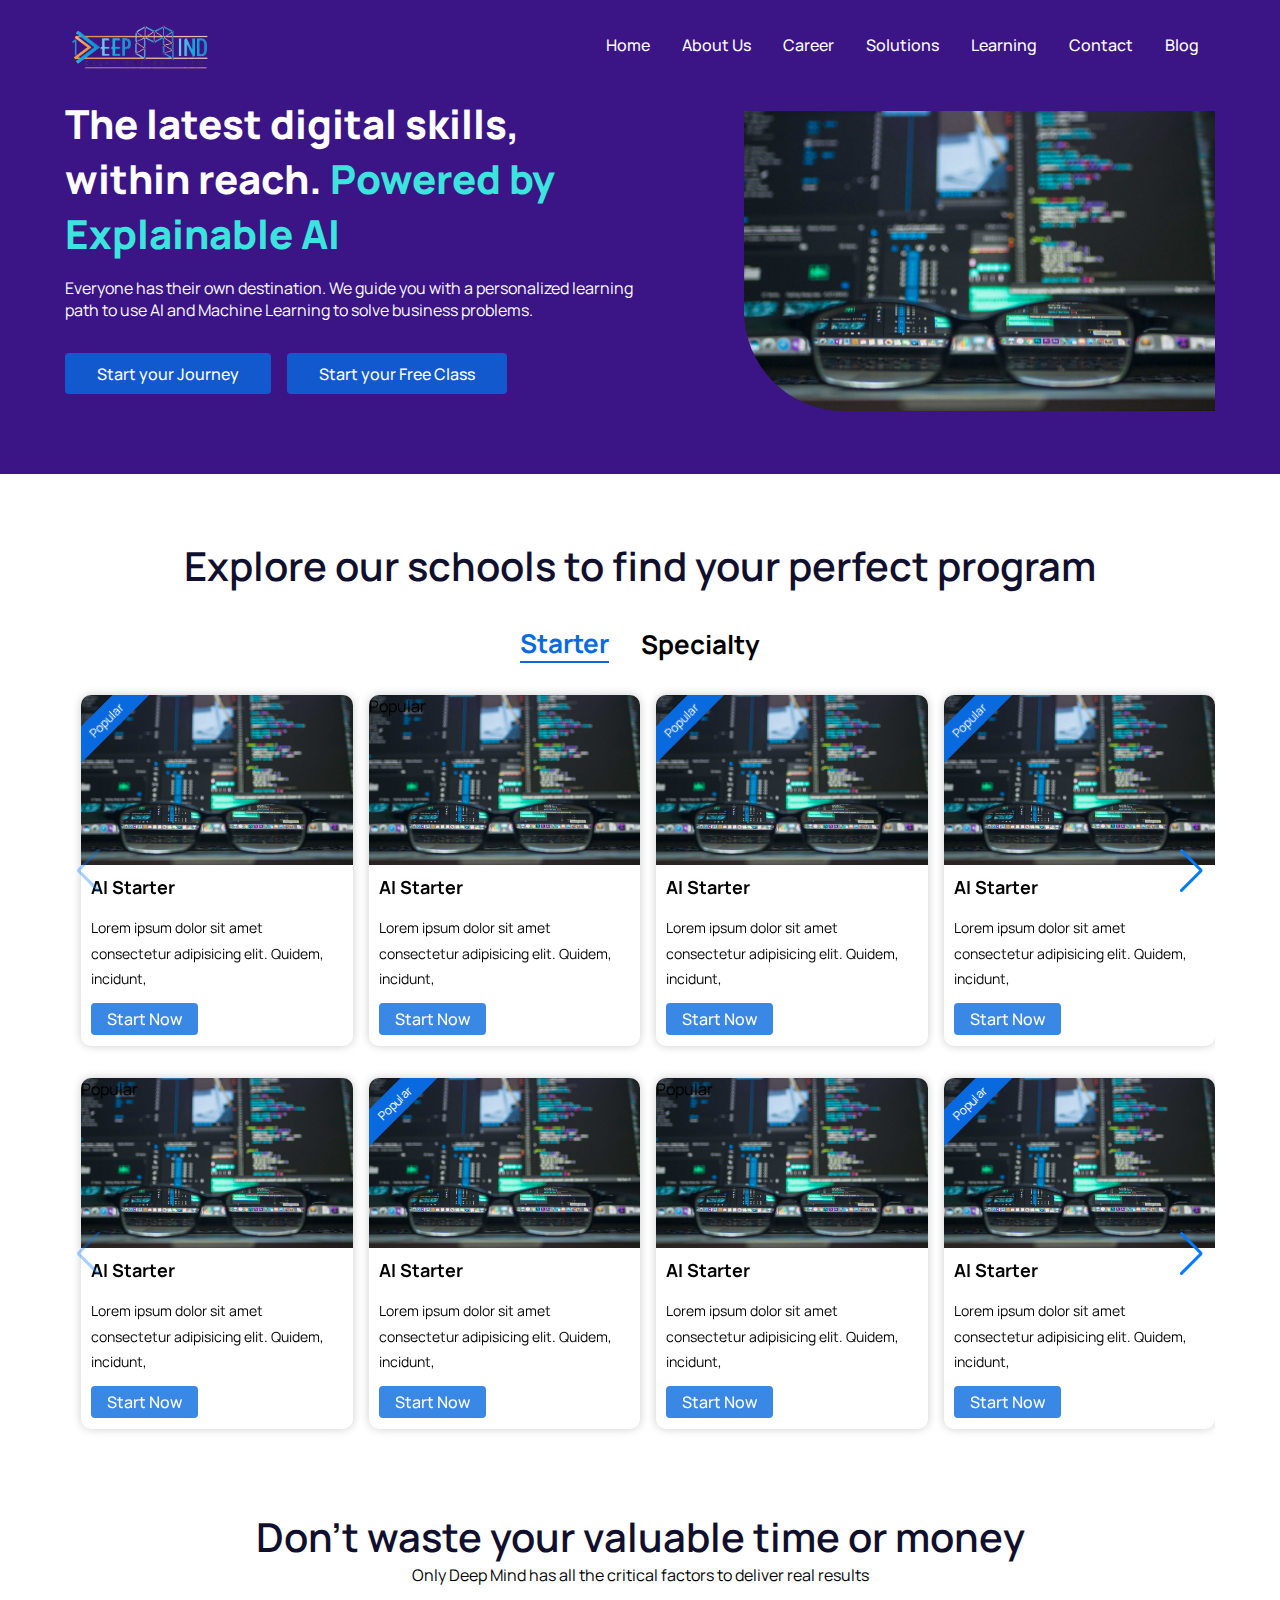
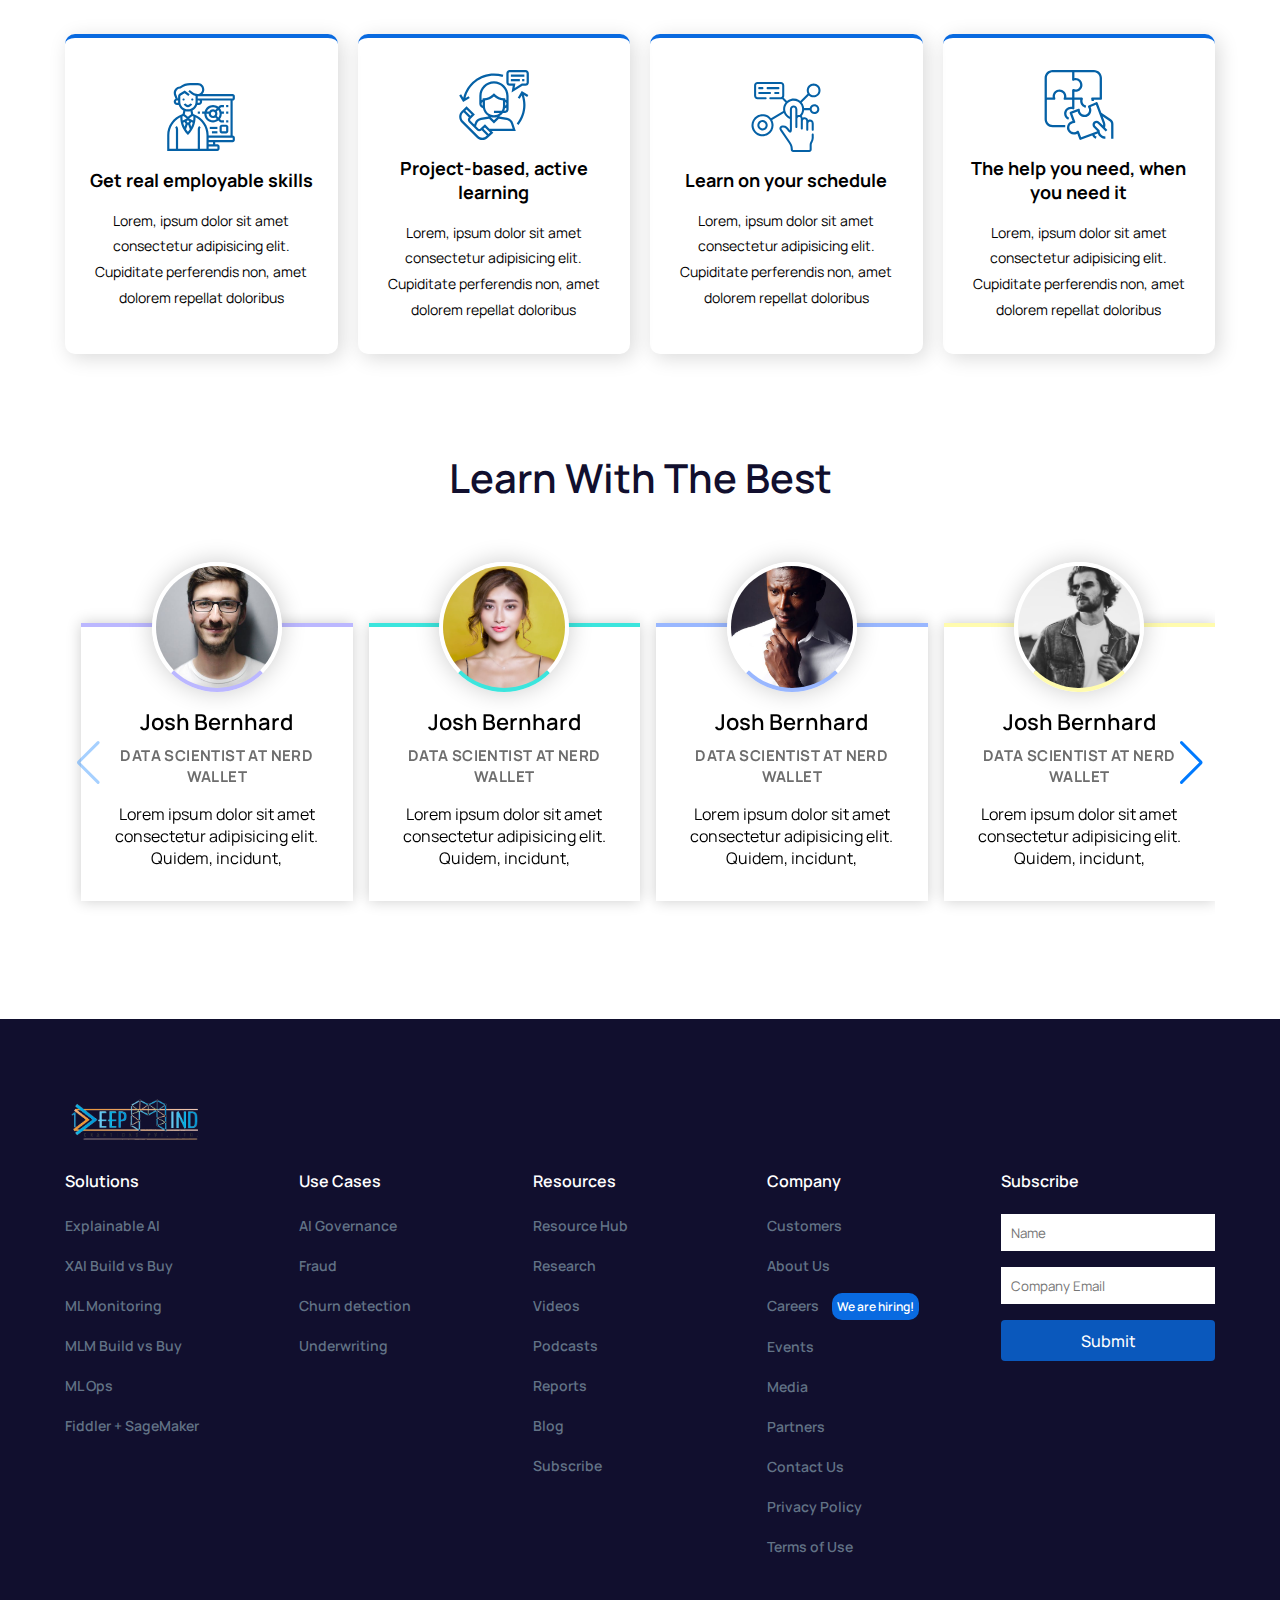
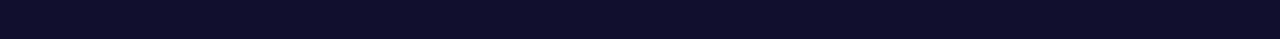
<file: learning.html>
<!DOCTYPE html>
<html lang="en">
  <head>
    <meta charset="UTF-8" />
    <meta http-equiv="X-UA-Compatible" content="IE=edge" />
    <meta name="viewport" content="width=device-width, initial-scale=1.0" />
    <title>Document</title>

    <!-- css -->
    <link rel="stylesheet" href="./css/main/main.styles.css" />

    <!-- responsive -->
    <link rel="stylesheet" href="./css/responsive/responsive.styles.css" />

    <!-- swiper-css -->
    <link rel="stylesheet" href="./css/others/swiper.min.css" />

    <!-- fontawesome -->
    <link
      rel="stylesheet"
      href="https://cdnjs.cloudflare.com/ajax/libs/font-awesome/5.15.2/css/all.min.css"
    />

    <!-- jquery -->
    <script
      src="https://code.jquery.com/jquery-3.6.0.js"
      integrity="sha256-H+K7U5CnXl1h5ywQfKtSj8PCmoN9aaq30gDh27Xc0jk="
      crossorigin="anonymous"
    ></script>

    <script src="./js/nav.js" defer></script>
  </head>
  <body>
    <!-- header-start -->
    <div class="side-nav-bg"></div>
    <div class="close-btn-bg"></div>
    <header>
      <div class="header">
        <div class="logo">
          <img src="./images/logo/output-onlinepngtools.png" alt="logo" />
        </div>
        <div class="nav">
          <ul>
            <a href="index.html"><li>Home</li></a>
            <a href="about.html"><li>About Us</li></a>
            <a href="career.html"><li>Career</li></a>
            <a href="product.html"><li>Solutions</li></a>
            <a href="learning.html"><li>Learning</li></a>
            <a href="contact.html"><li>Contact</li></a>
            <a href="blog.html"><li>Blog</li></a>
          </ul>
        </div>
        <div class="side-nav-btn">
          <div class="nav-btn"></div>
        </div>
      </div>
    </header>
    <!-- header-end -->

    <div class="learning">
      <div class="wrapper">
        <div class="details">
          <div class="banner-title">
            The latest digital skills, <br />
            within reach.

            <span>Powered by Explainable AI </span>
          </div>

          <p class="desc">
            Everyone has their own destination. We guide you with a personalized
            learning path to use AI and Machine Learning to solve business
            problems.
          </p>
          <div class="button-group">
            <a href="#" class="button">Start your Journey</a>
            <a href="#" class="button">Start your Free Class</a>
          </div>
        </div>
        <div
          class="image"
          style="background-image: url(./images/developer.jpeg)"
        ></div>
      </div>
    </div>

    <!-- sensor-start -->
    <div class="courses">
      <div class="wrapper">
        <div class="title-sec">
          <div class="title">
            Explore our schools to find your perfect program
          </div>
        </div>

        <ul>
          <li class="active" data-filters="Starter">Starter</li>
          <li data-filters="Specialty">Specialty</li>
        </ul>

        <div class="list">
          <div class="itemBox Starter">
            <div class="swiper-container mySwiper">
              <div class="swiper-wrapper">
                <div class="swiper-slide">
                  <div class="card">
                    <div
                      class="image"
                      style="background-image: url(./images/developer.jpeg)"
                    >
                      <div class="ribbon">
                        <div class="tag">Popular</div>
                      </div>
                    </div>
                    <div class="details">
                      <div class="name">AI Starter</div>
                      <p class="desc">
                        Lorem ipsum dolor sit amet consectetur adipisicing elit.
                        Quidem, incidunt,
                      </p>

                      <a href="#" class="button">Start Now</a>
                    </div>
                  </div>
                </div>

                <div class="swiper-slide">
                  <div class="card">
                    <div
                      class="image"
                      style="background-image: url(./images/developer.jpeg)"
                    >
                      <div class="tag">Popular</div>
                    </div>
                    <div class="details">
                      <div class="name">AI Starter</div>
                      <p class="desc">
                        Lorem ipsum dolor sit amet consectetur adipisicing elit.
                        Quidem, incidunt,
                      </p>

                      <a href="#" class="button">Start Now</a>
                    </div>
                  </div>
                </div>

                <div class="swiper-slide">
                  <div class="card">
                    <div
                      class="image"
                      style="background-image: url(./images/developer.jpeg)"
                    >
                      <div class="ribbon">
                        <div class="tag">Popular</div>
                      </div>
                    </div>
                    <div class="details">
                      <div class="name">AI Starter</div>
                      <p class="desc">
                        Lorem ipsum dolor sit amet consectetur adipisicing elit.
                        Quidem, incidunt,
                      </p>

                      <a href="#" class="button">Start Now</a>
                    </div>
                  </div>
                </div>

                <div class="swiper-slide">
                  <div class="card">
                    <div
                      class="image"
                      style="background-image: url(./images/developer.jpeg)"
                    >
                      <div class="ribbon">
                        <div class="tag">Popular</div>
                      </div>
                    </div>
                    <div class="details">
                      <div class="name">AI Starter</div>
                      <p class="desc">
                        Lorem ipsum dolor sit amet consectetur adipisicing elit.
                        Quidem, incidunt,
                      </p>

                      <a href="#" class="button">Start Now</a>
                    </div>
                  </div>
                </div>

                <div class="swiper-slide">
                  <div class="card">
                    <div
                      class="image"
                      style="background-image: url(./images/developer.jpeg)"
                    >
                      <div class="tag">Popular</div>
                    </div>
                    <div class="details">
                      <div class="name">AI Starter</div>
                      <p class="desc">
                        Lorem ipsum dolor sit amet consectetur adipisicing elit.
                        Quidem, incidunt,
                      </p>

                      <a href="#" class="button">Start Now</a>
                    </div>
                  </div>
                </div>
              </div>
              <div class="swiper-button-next"></div>
              <div class="swiper-button-prev"></div>
            </div>
          </div>

          <div class="itemBox Specialty">
            <div class="swiper-container mySwiper">
              <div class="swiper-wrapper">
                <div class="swiper-slide">
                  <div class="card">
                    <div
                      class="image"
                      style="background-image: url(./images/developer.jpeg)"
                    >
                      <div class="tag">Popular</div>
                    </div>
                    <div class="details">
                      <div class="name">AI Starter</div>
                      <p class="desc">
                        Lorem ipsum dolor sit amet consectetur adipisicing elit.
                        Quidem, incidunt,
                      </p>

                      <a href="#" class="button">Start Now</a>
                    </div>
                  </div>
                </div>

                <div class="swiper-slide">
                  <div class="card">
                    <div
                      class="image"
                      style="background-image: url(./images/developer.jpeg)"
                    >
                      <div class="ribbon">
                        <div class="tag">Popular</div>
                      </div>
                    </div>
                    <div class="details">
                      <div class="name">AI Starter</div>
                      <p class="desc">
                        Lorem ipsum dolor sit amet consectetur adipisicing elit.
                        Quidem, incidunt,
                      </p>

                      <a href="#" class="button">Start Now</a>
                    </div>
                  </div>
                </div>

                <div class="swiper-slide">
                  <div class="card">
                    <div
                      class="image"
                      style="background-image: url(./images/developer.jpeg)"
                    >
                      <div class="tag">Popular</div>
                    </div>
                    <div class="details">
                      <div class="name">AI Starter</div>
                      <p class="desc">
                        Lorem ipsum dolor sit amet consectetur adipisicing elit.
                        Quidem, incidunt,
                      </p>

                      <a href="#" class="button">Start Now</a>
                    </div>
                  </div>
                </div>

                <div class="swiper-slide">
                  <div class="card">
                    <div
                      class="image"
                      style="background-image: url(./images/developer.jpeg)"
                    >
                      <div class="ribbon">
                        <div class="tag">Popular</div>
                      </div>
                    </div>
                    <div class="details">
                      <div class="name">AI Starter</div>
                      <p class="desc">
                        Lorem ipsum dolor sit amet consectetur adipisicing elit.
                        Quidem, incidunt,
                      </p>

                      <a href="#" class="button">Start Now</a>
                    </div>
                  </div>
                </div>

                <div class="swiper-slide">
                  <div class="card">
                    <div
                      class="image"
                      style="background-image: url(./images/developer.jpeg)"
                    >
                      <div class="ribbon">
                        <div class="tag">Popular</div>
                      </div>
                    </div>
                    <div class="details">
                      <div class="name">AI Starter</div>
                      <p class="desc">
                        Lorem ipsum dolor sit amet consectetur adipisicing elit.
                        Quidem, incidunt,
                      </p>

                      <a href="#" class="button">Start Now</a>
                    </div>
                  </div>
                </div>
              </div>
              <div class="swiper-button-next"></div>
              <div class="swiper-button-prev"></div>
            </div>
          </div>
        </div>
      </div>
    </div>
    <!-- sensor-end -->

    <!-- dont-waste-time-start -->
    <div class="dont-waste-time">
      <div class="wrapper">
        <div class="title">Don't waste your valuable time or money</div>
        <p class="desc">
          Only Deep Mind has all the critical factors to deliver real results
        </p>

        <div class="list">
          <div class="item">
            <div class="icon">
              <img src="./images/icons/businessman.svg" alt="" />
            </div>
            <div class="name">Get real employable skills</div>
            <div class="desc">
              Lorem, ipsum dolor sit amet consectetur adipisicing elit.
              Cupiditate perferendis non, amet dolorem repellat doloribus
            </div>
          </div>

          <div class="item">
            <div class="icon">
              <img src="./images/icons/customer-service.svg" alt="" />
            </div>
            <div class="name">Project-based, active learning</div>
            <div class="desc">
              Lorem, ipsum dolor sit amet consectetur adipisicing elit.
              Cupiditate perferendis non, amet dolorem repellat doloribus
            </div>
          </div>

          <div class="item">
            <div class="icon">
              <img src="./images/icons/interactive.svg" alt="" />
            </div>
            <div class="name">Learn on your schedule</div>
            <div class="desc">
              Lorem, ipsum dolor sit amet consectetur adipisicing elit.
              Cupiditate perferendis non, amet dolorem repellat doloribus
            </div>
          </div>

          <div class="item">
            <div class="icon">
              <img src="./images/icons/jigsaw.svg" alt="" />
            </div>
            <div class="name">The help you need, when you need it</div>
            <div class="desc">
              Lorem, ipsum dolor sit amet consectetur adipisicing elit.
              Cupiditate perferendis non, amet dolorem repellat doloribus
            </div>
          </div>
        </div>
      </div>
    </div>
    <!-- dont-waste-time-end -->

    <!-- learn-with-dest-start -->
    <div class="learn-with-dest">
      <div class="wrapper">
        <div class="title">Learn With The Best</div>

        <div class="list">
          <div class="swiper-container mySwiper">
            <div class="swiper-wrapper">
              <div class="swiper-slide">
                <div class="card">
                  <div
                    class="image"
                    style="
                      background-image: url(./images/profile/profile1.jpeg);
                    "
                  ></div>
                  <div class="details">
                    <div class="name">Josh Bernhard</div>
                    <h6>DATA SCIENTIST AT NERD WALLET</h6>
                    <p class="desc">
                      Lorem ipsum dolor sit amet consectetur adipisicing elit.
                      Quidem, incidunt,
                    </p>
                  </div>
                </div>
              </div>

              <div class="swiper-slide">
                <div class="card">
                  <div
                    class="image"
                    style="
                      background-image: url(./images/profile/profile2.jpeg);
                    "
                  ></div>
                  <div class="details">
                    <div class="name">Josh Bernhard</div>
                    <h6>DATA SCIENTIST AT NERD WALLET</h6>
                    <p class="desc">
                      Lorem ipsum dolor sit amet consectetur adipisicing elit.
                      Quidem, incidunt,
                    </p>
                  </div>
                </div>
              </div>

              <div class="swiper-slide">
                <div class="card">
                  <div
                    class="image"
                    style="
                      background-image: url(./images/profile/profile3.jpeg);
                    "
                  ></div>
                  <div class="details">
                    <div class="name">Josh Bernhard</div>
                    <h6>DATA SCIENTIST AT NERD WALLET</h6>
                    <p class="desc">
                      Lorem ipsum dolor sit amet consectetur adipisicing elit.
                      Quidem, incidunt,
                    </p>
                  </div>
                </div>
              </div>

              <div class="swiper-slide">
                <div class="card">
                  <div
                    class="image"
                    style="
                      background-image: url(./images/profile/profile4.jpeg);
                    "
                  ></div>
                  <div class="details">
                    <div class="name">Josh Bernhard</div>
                    <h6>DATA SCIENTIST AT NERD WALLET</h6>
                    <p class="desc">
                      Lorem ipsum dolor sit amet consectetur adipisicing elit.
                      Quidem, incidunt,
                    </p>
                  </div>
                </div>
              </div>

              <div class="swiper-slide">
                <div class="card">
                  <div
                    class="image"
                    style="
                      background-image: url(./images/profile/profile1.jpeg);
                    "
                  ></div>
                  <div class="details">
                    <div class="name">Josh Bernhard</div>
                    <h6>DATA SCIENTIST AT NERD WALLET</h6>
                    <p class="desc">
                      Lorem ipsum dolor sit amet consectetur adipisicing elit.
                      Quidem, incidunt,
                    </p>
                  </div>
                </div>
              </div>

              <div class="swiper-slide">
                <div class="card">
                  <div
                    class="image"
                    style="
                      background-image: url(./images/profile/profile2.jpeg);
                    "
                  ></div>
                  <div class="details">
                    <div class="name">Josh Bernhard</div>
                    <h6>DATA SCIENTIST AT NERD WALLET</h6>
                    <p class="desc">
                      Lorem ipsum dolor sit amet consectetur adipisicing elit.
                      Quidem, incidunt,
                    </p>
                  </div>
                </div>
              </div>

              <div class="swiper-slide">
                <div class="card">
                  <div
                    class="image"
                    style="
                      background-image: url(./images/profile/profile3.jpeg);
                    "
                  ></div>
                  <div class="details">
                    <div class="name">Josh Bernhard</div>
                    <h6>DATA SCIENTIST AT NERD WALLET</h6>
                    <p class="desc">
                      Lorem ipsum dolor sit amet consectetur adipisicing elit.
                      Quidem, incidunt,
                    </p>
                  </div>
                </div>
              </div>
            </div>
            <div class="swiper-button-next"></div>
            <div class="swiper-button-prev"></div>
          </div>
        </div>
      </div>
    </div>
    <!-- learn-with-dest-end -->

    <!-- footer-start -->
    <div class="footer">
      <div class="wrapper">
        <div class="logo-footer">
          <img src="./images/logo/output-onlinepngtools.png" alt="" />
        </div>

        <div class="list">
          <div class="item">
            <ul>
              <li class="heading">Solutions</li>
              <li>Explainable AI</li>
              <li>XAI Build vs Buy</li>
              <li>ML Monitoring</li>
              <li>MLM Build vs Buy</li>
              <li>ML Ops</li>
              <li>Fiddler + SageMaker</li>
            </ul>
          </div>

          <div class="item">
            <ul>
              <li class="heading">Use Cases</li>
              <li>AI Governance</li>
              <li>Fraud</li>
              <li>Churn detection</li>
              <li>Underwriting</li>
            </ul>
          </div>

          <div class="item">
            <ul>
              <li class="heading">Resources</li>
              <li>Resource Hub</li>
              <li>Research</li>
              <li>Videos</li>
              <li>Podcasts</li>
              <li>Reports</li>
              <li>Blog</li>
              <li>Subscribe</li>
            </ul>
          </div>

          <div class="item">
            <ul>
              <li class="heading">Company</li>
              <li>Customers</li>
              <li>About Us</li>
              <li>Careers <span>We are hiring!</span></li>
              <li>Events</li>
              <li>Media</li>
              <li>Partners</li>
              <li>Contact Us</li>
              <li>Privacy Policy</li>
              <li>Terms of Use</li>
            </ul>
          </div>

          <div class="item">
            <ul>
              <li class="heading">Subscribe</li>
            </ul>
            <form action="">
              <input type="text" name="" id="" placeholder="Name" />
              <input type="email" name="" id="" placeholder="Company Email" />
              <input type="submit" class="button" />
            </form>
          </div>
        </div>
      </div>
    </div>
    <!-- footer-end -->

    <!-- scripts -->
    <script src="./js/others/swiper.min.js"></script>

    <script>
      // Starter
      var swiper = new Swiper('.Starter .mySwiper', {
        slidesPerView: 1,

        navigation: {
          nextEl: '.swiper-button-next',
          prevEl: '.swiper-button-prev',
        },

        breakpoints: {
          640: {
            slidesPerView: 2,
          },
          768: {
            slidesPerView: 3,
          },
          1024: {
            slidesPerView: 4,
          },
        },
      });

      // Specialty
      var swiper = new Swiper('.Specialty .mySwiper', {
        slidesPerView: 1,

        navigation: {
          nextEl: '.swiper-button-next',
          prevEl: '.swiper-button-prev',
        },

        breakpoints: {
          640: {
            slidesPerView: 2,
          },
          768: {
            slidesPerView: 3,
          },
          1024: {
            slidesPerView: 4,
          },
        },
      });

      // learn-with-dest
      var swiper = new Swiper('.learn-with-dest .mySwiper', {
        slidesPerView: 1,

        navigation: {
          nextEl: '.swiper-button-next',
          prevEl: '.swiper-button-prev',
        },

        breakpoints: {
          640: {
            slidesPerView: 2,
          },
          768: {
            slidesPerView: 3,
          },
          1024: {
            slidesPerView: 4,
          },
        },
      });

      $(document).ready(function () {
        $('.itemBox').not('.Starter').hide('1000');
      });

      $(document).ready(function () {
        $('.courses ul li').click(function () {
          const value = $(this).attr('data-filters');
          if (value == 'all') {
            $('.itemBox').show('1000');
          } else {
            $('.itemBox')
              .not('.' + value)
              .hide('1000');

            $('.itemBox')
              .filter('.' + value)
              .show('1000');
          }
        });

        $('.courses ul li').click(function () {
          $(this).addClass('active').siblings().removeClass('active');
        });
      });
    </script>
  </body>
</html>
</file>
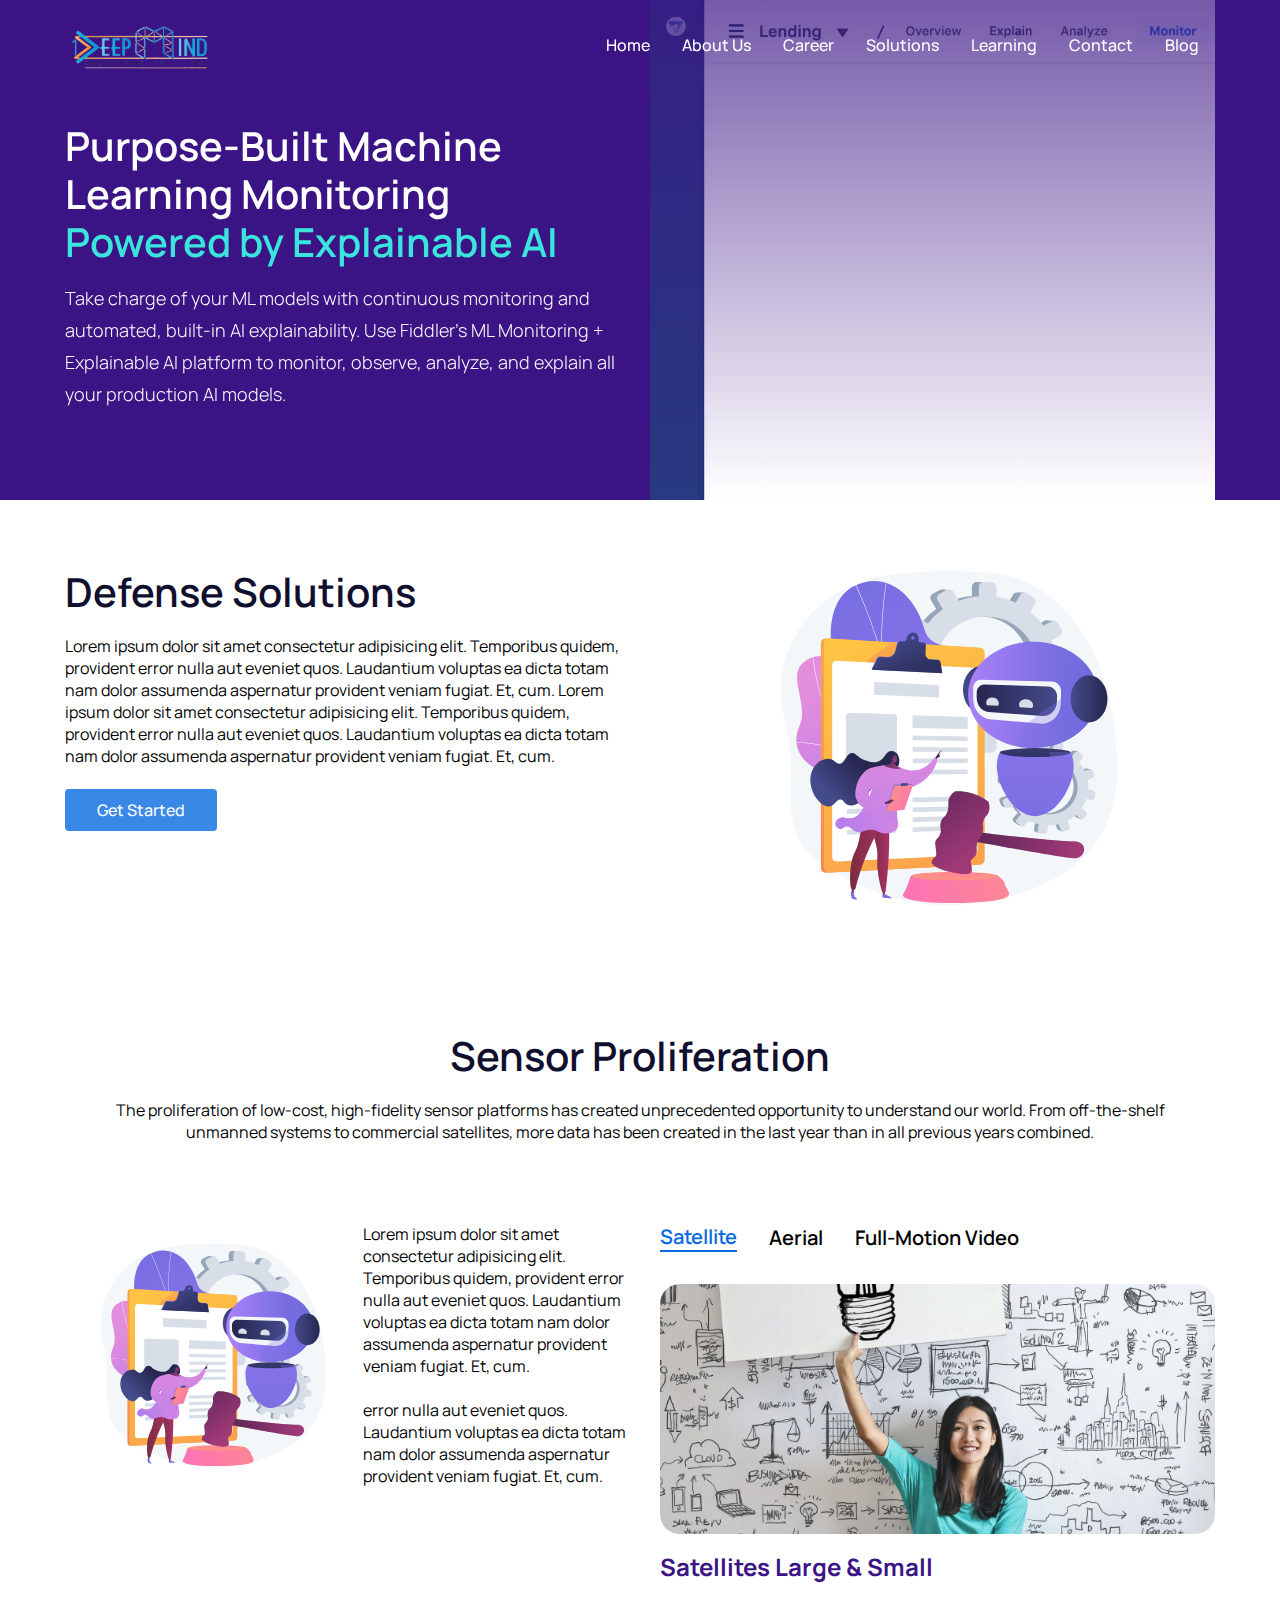
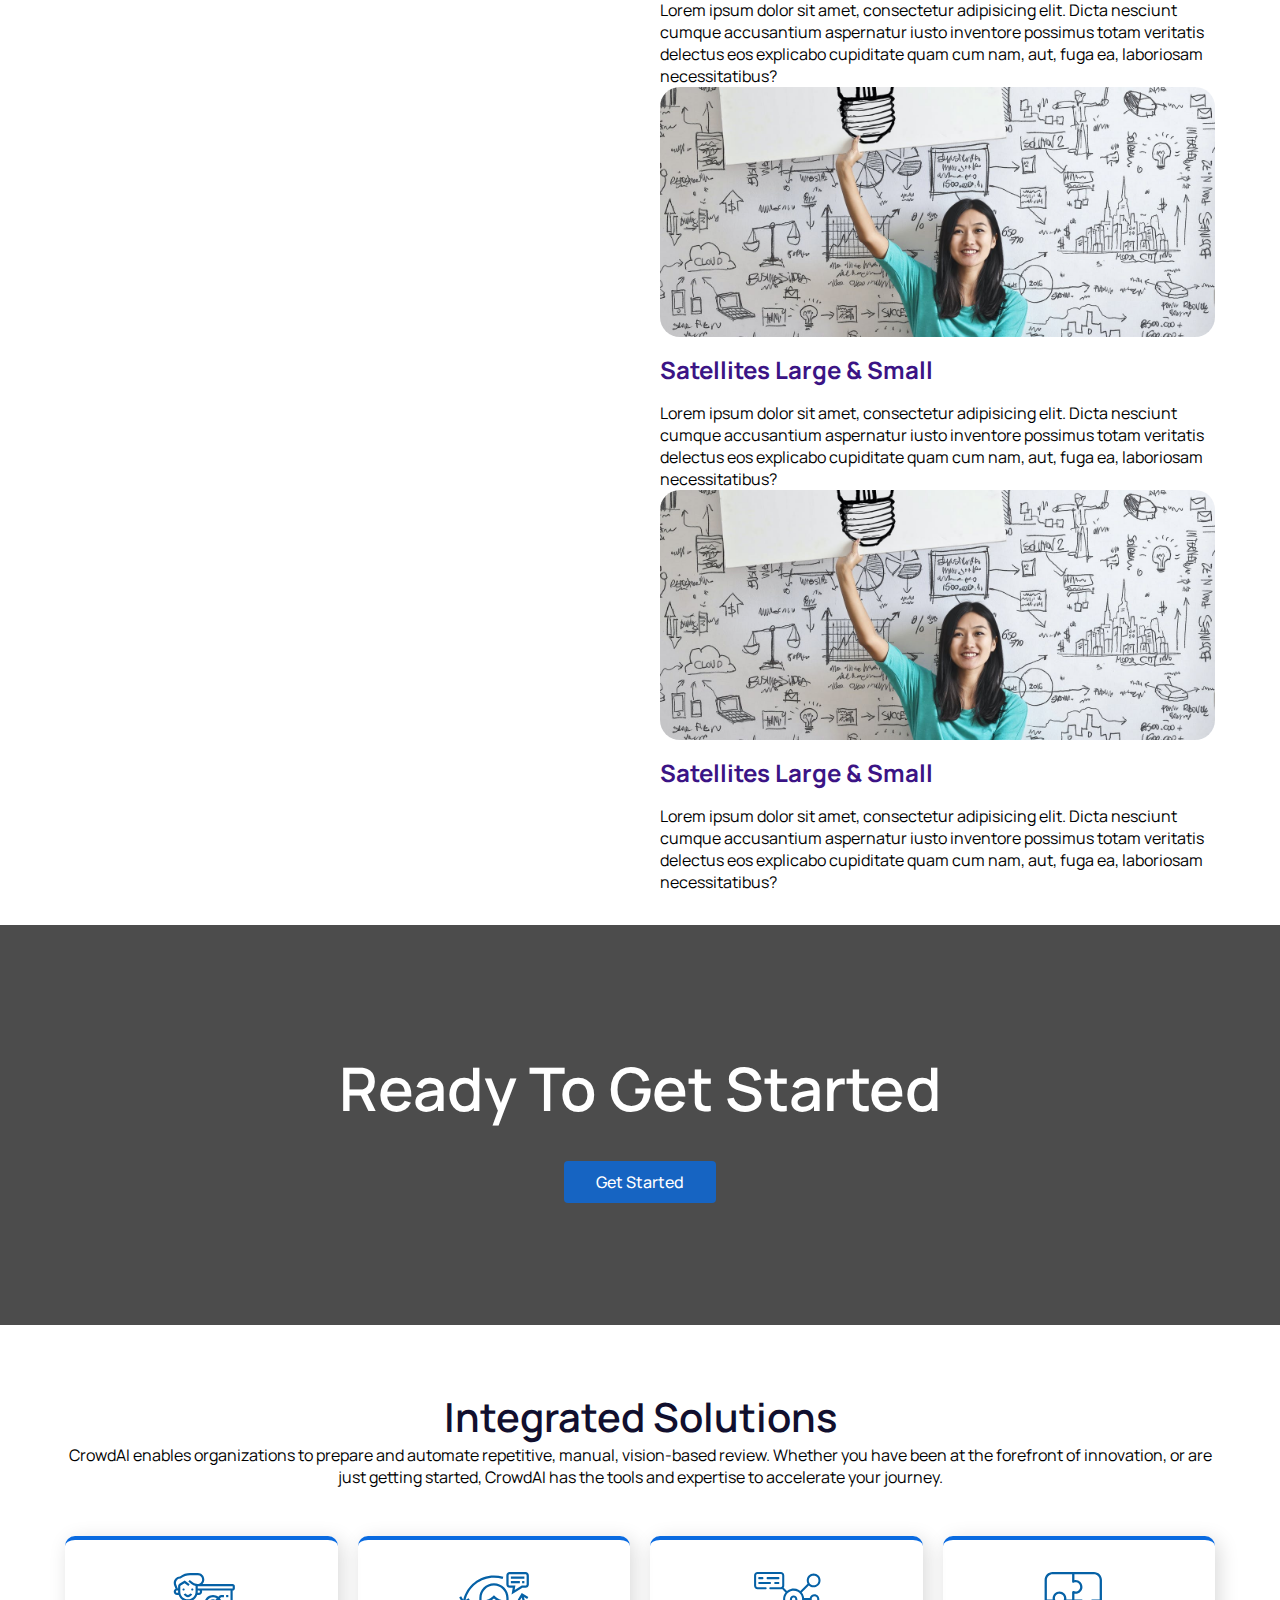
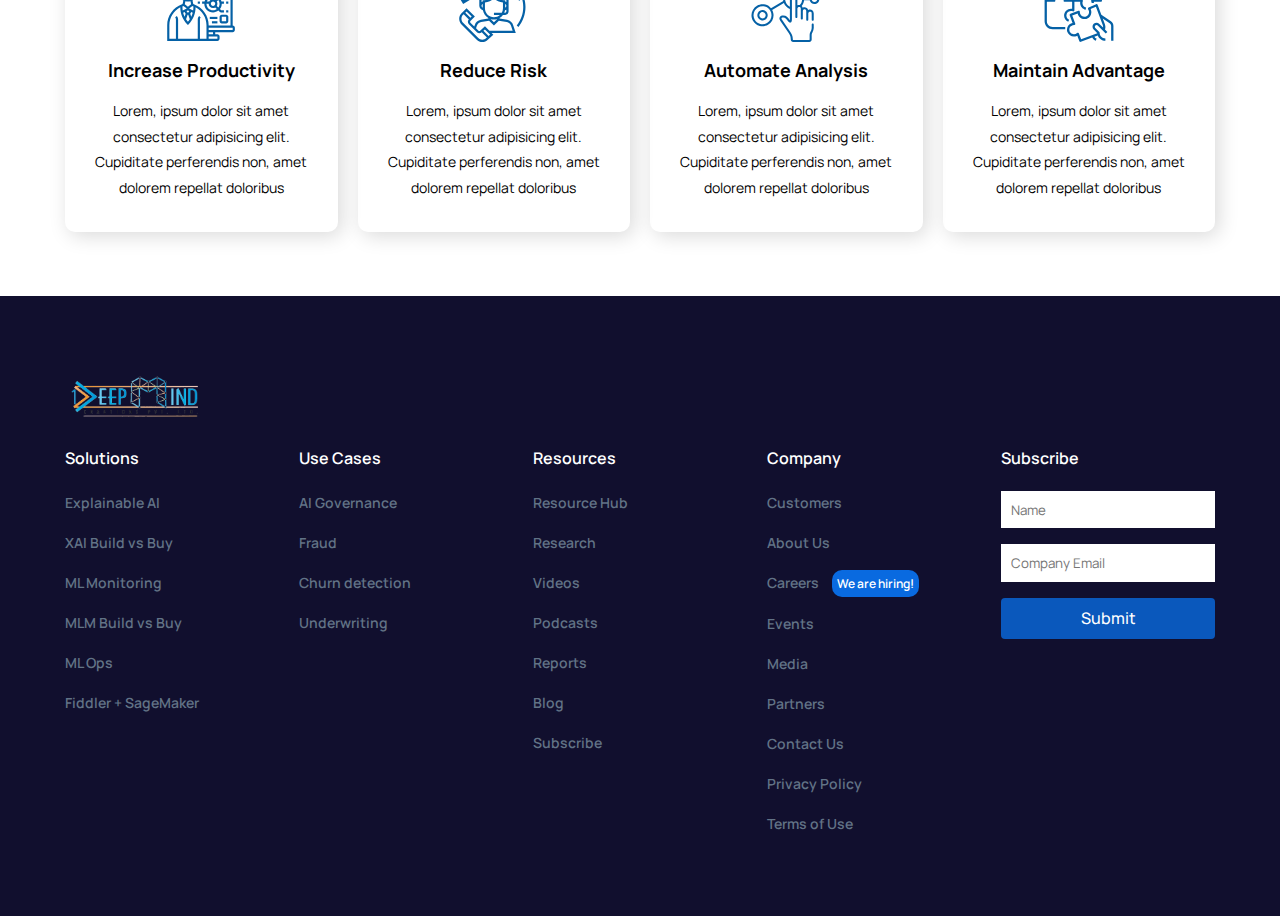
<file: product.html>
<!DOCTYPE html>
<html lang="en">
  <head>
    <meta charset="UTF-8" />
    <meta http-equiv="X-UA-Compatible" content="IE=edge" />
    <meta name="viewport" content="width=device-width, initial-scale=1.0" />
    <title>Document</title>

    <!-- css -->
    <link rel="stylesheet" href="./css/main/main.styles.css" />

    <!-- responsive -->
    <link rel="stylesheet" href="./css/responsive/responsive.styles.css" />

    <!-- swiper-css -->
    <link rel="stylesheet" href="./css/others/swiper.min.css" />

    <!-- fontawesome -->
    <link
      rel="stylesheet"
      href="https://cdnjs.cloudflare.com/ajax/libs/font-awesome/5.15.2/css/all.min.css"
    />

    <!-- jquery -->
    <script
      src="https://code.jquery.com/jquery-3.6.0.js"
      integrity="sha256-H+K7U5CnXl1h5ywQfKtSj8PCmoN9aaq30gDh27Xc0jk="
      crossorigin="anonymous"
    ></script>

    <script src="./js/nav.js" defer></script>
  </head>
  <body>
    <!-- header-start -->
    <div class="side-nav-bg"></div>
    <div class="close-btn-bg"></div>
    <header>
      <div class="header">
        <div class="logo">
          <img src="./images/logo/output-onlinepngtools.png" alt="logo" />
        </div>
        <div class="nav">
          <ul>
            <a href="index.html"><li>Home</li></a>
            <a href="about.html"><li>About Us</li></a>
            <a href="career.html"><li>Career</li></a>
            <a href="product.html"><li>Solutions</li></a>
            <a href="learning.html"><li>Learning</li></a>
            <a href="contact.html"><li>Contact</li></a>
            <a href="blog.html"><li>Blog</li></a>
          </ul>
        </div>
        <div class="side-nav-btn">
          <div class="nav-btn"></div>
        </div>
      </div>
    </header>
    <!-- header-end -->

    <div class="page-banner product">
      <div class="wrapper">
        <div class="detais">
          <div class="banner-title product">
            Purpose-Built Machine Learning Monitoring

            <span>Powered by Explainable AI </span>
          </div>

          <p class="desc">
            Take charge of your ML models with continuous monitoring and
            automated, built-in AI explainability. Use Fiddler's ML Monitoring +
            Explainable AI platform to monitor, observe, analyze, and explain
            all your production AI models.
          </p>
        </div>
        <div class="video">
          <video loop autoplay muted>
            <source src="./images/videos/Explainable-Monitoring.mp4" />
          </video>
        </div>
      </div>
    </div>

    <!-- defense-solutions-start -->
    <div class="defense-solutions">
      <div class="wrapper">
        <div class="title-sec">
          <div class="title">Defense Solutions</div>

          <p class="desc">
            Lorem ipsum dolor sit amet consectetur adipisicing elit. Temporibus
            quidem, provident error nulla aut eveniet quos. Laudantium voluptas
            ea dicta totam nam dolor assumenda aspernatur provident veniam
            fugiat. Et, cum. Lorem ipsum dolor sit amet consectetur adipisicing
            elit. Temporibus quidem, provident error nulla aut eveniet quos.
            Laudantium voluptas ea dicta totam nam dolor assumenda aspernatur
            provident veniam fugiat. Et, cum.
          </p>

          <a href="#" class="button">Get Started</a>
        </div>

        <div class="images">
          <div
            class="img"
            style="
              background-image: url(./images/vector/Wavy_Tech-12_Single-06.svg);
            "
          ></div>
        </div>
      </div>
    </div>
    <!-- defense-solutions-end -->

    <!-- sensor-start -->
    <div class="sensor">
      <div class="wrapper">
        <div class="title-sec">
          <div class="title">Sensor Proliferation</div>
          <p class="desc">
            The proliferation of low-cost, high-fidelity sensor platforms has
            created unprecedented opportunity to understand our world. From
            off-the-shelf unmanned systems to commercial satellites, more data
            has been created in the last year than in all previous years
            combined.
          </p>
        </div>

        <div class="inner">
          <div
            class="images"
            style="
              background-image: url(./images/vector/Wavy_Tech-12_Single-06.svg);
            "
          ></div>

          <p class="desc">
            Lorem ipsum dolor sit amet consectetur adipisicing elit. Temporibus
            quidem, provident error nulla aut eveniet quos. Laudantium voluptas
            ea dicta totam nam dolor assumenda aspernatur provident veniam
            fugiat. Et, cum.
            <br />
            <br />
            error nulla aut eveniet quos. Laudantium voluptas ea dicta totam nam
            dolor assumenda aspernatur provident veniam fugiat. Et, cum.
          </p>

          <div class="others">
            <ul class="title-list">
              <li class="active" data-filters="satellite">Satellite</li>
              <li data-filters="aerial">Aerial</li>
              <li data-filters="Full-Motion">Full-Motion Video</li>
            </ul>

            <div class="list">
              <div class="card itemBox satellite">
                <div
                  class="image"
                  style="background-image: url(./images/solution.jpeg)"
                ></div>
                <div class="details">
                  <div class="name">Satellites Large & Small</div>
                  <p class="desc">
                    Lorem ipsum dolor sit amet, consectetur adipisicing elit.
                    Dicta nesciunt cumque accusantium aspernatur iusto inventore
                    possimus totam veritatis delectus eos explicabo cupiditate
                    quam cum nam, aut, fuga ea, laboriosam necessitatibus?
                  </p>
                </div>
              </div>

              <div class="card itemBox aerial">
                <div
                  class="image"
                  style="background-image: url(./images/solution.jpeg)"
                ></div>
                <div class="details">
                  <div class="name">Satellites Large & Small</div>
                  <p class="desc">
                    Lorem ipsum dolor sit amet, consectetur adipisicing elit.
                    Dicta nesciunt cumque accusantium aspernatur iusto inventore
                    possimus totam veritatis delectus eos explicabo cupiditate
                    quam cum nam, aut, fuga ea, laboriosam necessitatibus?
                  </p>
                </div>
              </div>

              <div class="card itemBox Full-Motion">
                <div
                  class="image"
                  style="background-image: url(./images/solution.jpeg)"
                ></div>
                <div class="details">
                  <div class="name">Satellites Large & Small</div>
                  <p class="desc">
                    Lorem ipsum dolor sit amet, consectetur adipisicing elit.
                    Dicta nesciunt cumque accusantium aspernatur iusto inventore
                    possimus totam veritatis delectus eos explicabo cupiditate
                    quam cum nam, aut, fuga ea, laboriosam necessitatibus?
                  </p>
                </div>
              </div>
            </div>
          </div>
        </div>
      </div>
    </div>
    <!-- sensor-end -->

    <div
      class="ready-to-get-started"
      style="background-image: url(./images/bg.jpeg)"
    >
      <div class="title">Ready To Get Started</div>
      <a href="#" class="button">Get Started</a>
    </div>

    <!-- dont-waste-time-start -->
    <div class="dont-waste-time">
      <div class="wrapper">
        <div class="title">Integrated Solutions</div>
        <p class="desc">
          CrowdAI enables organizations to prepare and automate repetitive,
          manual, vision-based review. Whether you have been at the forefront of
          innovation, or are just getting started, CrowdAI has the tools and
          expertise to accelerate your journey.
        </p>

        <div class="list">
          <div class="item">
            <div class="icon">
              <img src="./images/icons/businessman.svg" alt="" />
            </div>
            <div class="name">Increase Productivity</div>
            <div class="desc">
              Lorem, ipsum dolor sit amet consectetur adipisicing elit.
              Cupiditate perferendis non, amet dolorem repellat doloribus
            </div>
          </div>

          <div class="item">
            <div class="icon">
              <img src="./images/icons/customer-service.svg" alt="" />
            </div>
            <div class="name">Reduce Risk</div>
            <div class="desc">
              Lorem, ipsum dolor sit amet consectetur adipisicing elit.
              Cupiditate perferendis non, amet dolorem repellat doloribus
            </div>
          </div>

          <div class="item">
            <div class="icon">
              <img src="./images/icons/interactive.svg" alt="" />
            </div>
            <div class="name">Automate Analysis</div>
            <div class="desc">
              Lorem, ipsum dolor sit amet consectetur adipisicing elit.
              Cupiditate perferendis non, amet dolorem repellat doloribus
            </div>
          </div>

          <div class="item">
            <div class="icon">
              <img src="./images/icons/jigsaw.svg" alt="" />
            </div>
            <div class="name">Maintain Advantage</div>
            <div class="desc">
              Lorem, ipsum dolor sit amet consectetur adipisicing elit.
              Cupiditate perferendis non, amet dolorem repellat doloribus
            </div>
          </div>
        </div>
      </div>
    </div>
    <!-- dont-waste-time-end -->

    <!-- footer-start -->
    <div class="footer">
      <div class="wrapper">
        <div class="logo-footer">
          <img src="./images/logo/output-onlinepngtools.png" alt="" />
        </div>

        <div class="list">
          <div class="item">
            <ul>
              <li class="heading">Solutions</li>
              <li>Explainable AI</li>
              <li>XAI Build vs Buy</li>
              <li>ML Monitoring</li>
              <li>MLM Build vs Buy</li>
              <li>ML Ops</li>
              <li>Fiddler + SageMaker</li>
            </ul>
          </div>

          <div class="item">
            <ul>
              <li class="heading">Use Cases</li>
              <li>AI Governance</li>
              <li>Fraud</li>
              <li>Churn detection</li>
              <li>Underwriting</li>
            </ul>
          </div>

          <div class="item">
            <ul>
              <li class="heading">Resources</li>
              <li>Resource Hub</li>
              <li>Research</li>
              <li>Videos</li>
              <li>Podcasts</li>
              <li>Reports</li>
              <li>Blog</li>
              <li>Subscribe</li>
            </ul>
          </div>

          <div class="item">
            <ul>
              <li class="heading">Company</li>
              <li>Customers</li>
              <li>About Us</li>
              <li>Careers <span>We are hiring!</span></li>
              <li>Events</li>
              <li>Media</li>
              <li>Partners</li>
              <li>Contact Us</li>
              <li>Privacy Policy</li>
              <li>Terms of Use</li>
            </ul>
          </div>

          <div class="item">
            <ul>
              <li class="heading">Subscribe</li>
            </ul>
            <form action="">
              <input type="text" name="" id="" placeholder="Name" />
              <input type="email" name="" id="" placeholder="Company Email" />
              <input type="submit" class="button" />
            </form>
          </div>
        </div>
      </div>
    </div>
    <!-- footer-end -->

    <!-- scripts -->
    <script src="./js/others/swiper.min.js"></script>

    <script>
      $(document).ready(function () {
        $('.itemBox').not('.satellite').hide('1000');
      });

      $(document).ready(function () {
        $('.sensor ul li').click(function () {
          const value = $(this).attr('data-filters');
          if (value == 'all') {
            $('.itemBox').show('1000');
          } else {
            $('.itemBox')
              .not('.' + value)
              .hide('1000');

            $('.itemBox')
              .filter('.' + value)
              .show('1000');
          }
        });

        $('.sensor ul li').click(function () {
          $(this).addClass('active').siblings().removeClass('active');
        });
      });
    </script>
  </body>
</html>
</file>
<file: css/main/main.styles.css>
@import url("https://fonts.googleapis.com/css2?family=Manrope:wght@200;300;400;500;600;700;800&display=swap");
* {
  margin: 0;
  padding: 0;
  -webkit-box-sizing: border-box;
          box-sizing: border-box;
  outline: none;
  border: none;
  background: none;
  text-decoration: none;
  list-style: none;
  font-family: Manrope, sans-serif;
}

::-webkit-scrollbar {
  width: 10px;
}

:root::-webkit-scrollbar-track {
  border: none;
}

::-webkit-scrollbar-thumb {
  background-color: #096ae0;
  border-radius: 10px;
}

.wrapper {
  max-width: 1200px;
  margin: 0 auto;
  padding: 0 25px;
}

.title {
  font-size: 40px;
  font-weight: 600;
  text-align: center;
  color: #110f2e;
  position: relative;
}

/************************************************
*                   header                      *
************************************************/
.side-nav-bg {
  position: fixed;
  height: 100vh;
  left: 0;
  top: 0;
  background-color: #000000;
  z-index: 5;
  -webkit-transition: 0.4s;
  transition: 0.4s;
  width: 0;
}

.side-nav-bg.show {
  width: 400px;
}

.close-btn-bg {
  position: fixed;
  top: 0;
  left: 0;
  bottom: 0;
  right: 0;
  background-color: rgba(0, 0, 0, 0.2);
  z-index: 5;
  display: none;
}

.close-btn-bg.show {
  display: block;
}

header {
  position: absolute;
  top: 0;
  left: 50%;
  -webkit-transform: translateX(-50%);
          transform: translateX(-50%);
  width: 100%;
  z-index: 10;
}

header.sticky {
  position: fixed;
  top: 0;
  left: 50%;
  -webkit-transform: translateX(-50%);
          transform: translateX(-50%);
  width: 100%;
  z-index: 10;
  -webkit-animation: sticky 0.8s ease-in-out;
          animation: sticky 0.8s ease-in-out;
  background-color: #ffffff;
  -webkit-box-shadow: 0 4px 10px rgba(0, 0, 0, 0.2);
          box-shadow: 0 4px 10px rgba(0, 0, 0, 0.2);
}

header.sticky .header {
  padding: 0 25px;
}

header.sticky .nav ul a li {
  color: #000000;
}

@-webkit-keyframes sticky {
  0% {
    top: -15%;
  }
  100% {
    top: 0;
  }
}

@keyframes sticky {
  0% {
    top: -15%;
  }
  100% {
    top: 0;
  }
}

.container {
  max-width: 1200px;
  margin: 0 auto;
  width: 100%;
  position: relative;
  z-index: 1;
}

.header {
  max-width: 1200px;
  margin: 0 auto;
  padding: 1rem 25px;
  display: -ms-grid;
  display: grid;
  -ms-grid-columns: 1fr 3fr;
      grid-template-columns: 1fr 3fr;
  grid-gap: 10px;
}

.header .logo {
  height: 60px;
  max-width: 150px;
  display: -webkit-box;
  display: -ms-flexbox;
  display: flex;
  -webkit-box-pack: center;
      -ms-flex-pack: center;
          justify-content: center;
  -webkit-box-align: center;
      -ms-flex-align: center;
          align-items: center;
}

.header .logo img {
  width: 100%;
}

.header .nav {
  display: -webkit-box;
  display: -ms-flexbox;
  display: flex;
  -webkit-box-pack: center;
      -ms-flex-pack: center;
          justify-content: center;
  -webkit-box-align: center;
      -ms-flex-align: center;
          align-items: center;
  width: 100%;
}

.header .nav ul {
  display: -webkit-box;
  display: -ms-flexbox;
  display: flex;
  -webkit-box-pack: center;
      -ms-flex-pack: center;
          justify-content: center;
  -webkit-box-align: center;
      -ms-flex-align: center;
          align-items: center;
  -webkit-box-pack: end;
      -ms-flex-pack: end;
          justify-content: flex-end;
  width: 100%;
}

.header .nav ul a {
  margin: 0 1rem;
  font-weight: 500;
  display: inline-block;
  border-bottom: 2px solid transparent;
  -webkit-transition: 0.3s;
  transition: 0.3s;
}

.header .nav ul a li {
  color: #ffffff;
}

.header .nav ul a:hover {
  border-bottom: 2px solid #096ae0;
}

.header .side-nav-btn {
  display: -webkit-box;
  display: -ms-flexbox;
  display: flex;
  -webkit-box-pack: center;
      -ms-flex-pack: center;
          justify-content: center;
  -webkit-box-align: center;
      -ms-flex-align: center;
          align-items: center;
  display: none;
}

/************************************************
*                   banner                      *
************************************************/
.banner {
  background-color: #110f2e;
  padding: 6rem 0 4rem;
}

.banner .slider .swiper-slide {
  display: -ms-grid;
  display: grid;
  -ms-grid-columns: 1fr 1fr;
      grid-template-columns: 1fr 1fr;
  grid-gap: 20px;
  width: 100%;
  background-color: #110f2e;
}

.banner .slider .swiper-slide .detais {
  display: -webkit-box;
  display: -ms-flexbox;
  display: flex;
  -webkit-box-pack: center;
      -ms-flex-pack: center;
          justify-content: center;
  -webkit-box-align: center;
      -ms-flex-align: center;
          align-items: center;
  -webkit-box-orient: vertical;
  -webkit-box-direction: normal;
      -ms-flex-direction: column;
          flex-direction: column;
  -webkit-box-align: start;
      -ms-flex-align: start;
          align-items: flex-start;
  background-color: #110f2e;
}

.banner .slider .swiper-slide .detais .banner-title {
  font-size: 40px;
  color: #ffffff;
  font-weight: 600;
  margin-bottom: 1rem;
  line-height: 2.5rem;
}

.banner .slider .swiper-slide .detais .desc {
  font-size: 18px;
  color: #ffffff;
  line-height: 2rem;
  font-weight: 300;
  margin-bottom: 1rem;
}

.banner .slider .swiper-slide .detais .button {
  padding: 0.6rem 2rem;
  background-color: rgba(9, 106, 224, 0.8);
  color: #ffffff;
  font-size: 16px;
  font-weight: 500;
  -webkit-transition: 0.3s;
  transition: 0.3s;
  cursor: pointer;
  border-radius: 4px;
}

.banner .slider .swiper-slide .detais .button:hover {
  color: #ffffff;
  background-color: #096ae0;
  -webkit-box-shadow: 0 0 10px rgba(9, 106, 224, 0.9);
          box-shadow: 0 0 10px rgba(9, 106, 224, 0.9);
}

.banner .slider .swiper-slide .image {
  height: 500px;
  width: 100%;
  background-position: center;
  background-size: cover;
  background-repeat: no-repeat;
  background-color: #110f2e;
}

.banner .slider .swiper-slide .video {
  height: 500px;
  width: 100%;
  overflow: hidden;
}

.banner .slider .swiper-slide .video video {
  height: 100%;
  width: 100%;
  -webkit-transform: scale(1.4);
          transform: scale(1.4);
}

/************************************************
*                  our-client                   *
************************************************/
.our-client {
  padding: 2rem 0;
  background-color: #ffffff;
}

.our-client .swiper-slide {
  display: -webkit-box;
  display: -ms-flexbox;
  display: flex;
  -webkit-box-pack: center;
      -ms-flex-pack: center;
          justify-content: center;
  -webkit-box-align: center;
      -ms-flex-align: center;
          align-items: center;
}

.our-client .card {
  display: -webkit-box;
  display: -ms-flexbox;
  display: flex;
  -webkit-box-pack: center;
      -ms-flex-pack: center;
          justify-content: center;
  -webkit-box-align: center;
      -ms-flex-align: center;
          align-items: center;
  height: 120px;
  width: 180px;
}

.our-client .card img {
  width: 100%;
}

/************************************************
*                  how-we-work                  *
************************************************/
.how-we-work {
  padding: 2rem 0 4rem;
  position: relative;
  background-color: #3b1485;
}

.how-we-work .title {
  color: #ffffff;
}

.how-we-work .inner {
  position: relative;
  z-index: 2;
  display: -webkit-box;
  display: -ms-flexbox;
  display: flex;
  -webkit-box-pack: center;
      -ms-flex-pack: center;
          justify-content: center;
  -webkit-box-align: center;
      -ms-flex-align: center;
          align-items: center;
  -webkit-box-pack: justify;
      -ms-flex-pack: justify;
          justify-content: space-between;
  position: relative;
  margin-top: 2rem;
}

.how-we-work .process {
  display: -webkit-box;
  display: -ms-flexbox;
  display: flex;
  -webkit-box-pack: center;
      -ms-flex-pack: center;
          justify-content: center;
  -webkit-box-align: center;
      -ms-flex-align: center;
          align-items: center;
  position: relative;
  -webkit-box-orient: vertical;
  -webkit-box-direction: normal;
      -ms-flex-direction: column;
          flex-direction: column;
  -webkit-box-align: start;
      -ms-flex-align: start;
          align-items: flex-start;
  padding: 2rem;
}

.how-we-work .process:nth-child(2) h2 {
  color: #3be5dd;
}

.how-we-work .process:nth-child(3) h2 {
  color: #bbb7ff;
}

.how-we-work .process:nth-child(4) {
  border: 2px solid #ffffff;
  border-radius: 20px;
  background-color: rgba(255, 255, 255, 0.06);
}

.how-we-work .process:nth-child(4) h2 {
  color: #99b7ff;
}

.how-we-work .process:nth-child(5) h2 {
  color: #fffbae;
}

.how-we-work .process h2 {
  position: relative;
  z-index: 1;
  font-size: 20px;
  color: #000000;
  text-align: left;
  font-weight: 600;
  max-width: 200px;
  width: 100%;
}

.how-we-work .process .icon {
  display: -webkit-box;
  display: -ms-flexbox;
  display: flex;
  -webkit-box-pack: center;
      -ms-flex-pack: center;
          justify-content: center;
  -webkit-box-align: center;
      -ms-flex-align: center;
          align-items: center;
  -webkit-box-pack: start;
      -ms-flex-pack: start;
          justify-content: flex-start;
  height: 200px;
  width: 100px;
  margin-bottom: 1rem;
}

.how-we-work .process .icon img {
  width: 80%;
}

.how-we-work .line {
  position: absolute;
  top: 65%;
  left: 50%;
  -webkit-transform: translate(-50%, -50%);
          transform: translate(-50%, -50%);
  width: 100%;
  height: 5px;
  background-image: linear-gradient(108deg, #31c7c4, #6760f0 41%, #4b82fd 69%, #fffbad);
}

.how-we-work .line .dot {
  height: 15px;
  width: 15px;
  position: absolute;
  left: 0;
  top: 50%;
  -webkit-transform: translateY(-45%) rotate(90deg);
          transform: translateY(-45%) rotate(90deg);
  background-color: #096ae0;
  -webkit-animation: move 8s ease-in-out infinite;
          animation: move 8s ease-in-out infinite;
  -webkit-clip-path: polygon(50% 0%, 0% 100%, 100% 100%);
          clip-path: polygon(50% 0%, 0% 100%, 100% 100%);
}

@-webkit-keyframes move {
  0% {
    left: 0;
    background-color: #3be5dd;
  }
  35% {
    background-color: #bbb7ff;
  }
  60% {
    background-color: #99b7ff;
  }
  100% {
    left: 100%;
    background-color: #fffbae;
  }
}

@keyframes move {
  0% {
    left: 0;
    background-color: #3be5dd;
  }
  35% {
    background-color: #bbb7ff;
  }
  60% {
    background-color: #99b7ff;
  }
  100% {
    left: 100%;
    background-color: #fffbae;
  }
}

@-webkit-keyframes big {
  0% {
    height: 100px;
    width: 100px;
    opacity: 1;
  }
  100% {
    height: 180px;
    width: 180px;
    opacity: 0;
  }
}

@keyframes big {
  0% {
    height: 100px;
    width: 100px;
    opacity: 1;
  }
  100% {
    height: 180px;
    width: 180px;
    opacity: 0;
  }
}

/************************************************
*                responsible                    *
************************************************/
.responsible {
  margin: 4rem 0;
  text-align: center;
}

.responsible .list {
  display: -ms-grid;
  display: grid;
  -ms-grid-columns: 1fr 1fr 1fr 1fr;
      grid-template-columns: 1fr 1fr 1fr 1fr;
  grid-gap: 20px;
  margin-bottom: 3rem;
  margin-top: 2rem;
}

.responsible .list .card {
  padding: 1.7rem 1rem;
  border-radius: 8px;
  -webkit-box-shadow: 0 0 40px rgba(0, 0, 0, 0.07);
          box-shadow: 0 0 40px rgba(0, 0, 0, 0.07);
  -webkit-transition: 0.4s;
  transition: 0.4s;
  background-color: #ffffff;
}

.responsible .list .card:hover {
  -webkit-transform: scale(1.06);
          transform: scale(1.06);
  -webkit-box-shadow: 0 0 40px rgba(0, 0, 0, 0.16);
          box-shadow: 0 0 40px rgba(0, 0, 0, 0.16);
}

.responsible .list .card .image {
  height: 270px;
  width: 100%;
  background-position: center;
  background-size: cover;
  background-repeat: no-repeat;
}

.responsible .list .card .name {
  font-size: 16px;
  font-weight: 500;
  color: #000000;
  text-align: center;
}

.responsible .button {
  padding: 0.6rem 2rem;
  background-color: rgba(9, 106, 224, 0.8);
  color: #ffffff;
  font-size: 16px;
  font-weight: 500;
  -webkit-transition: 0.3s;
  transition: 0.3s;
  cursor: pointer;
  border-radius: 4px;
}

.responsible .button:hover {
  color: #ffffff;
  background-color: #096ae0;
  -webkit-box-shadow: 0 0 10px rgba(9, 106, 224, 0.9);
          box-shadow: 0 0 10px rgba(9, 106, 224, 0.9);
}

/************************************************
*                  explainable                  *
************************************************/
.explainable {
  padding: 4rem 0;
  background-color: #3b1485;
}

.explainable .title {
  color: #ffffff;
}

.explainable .title-desc {
  color: #ffffff;
  padding: 0 2rem;
  text-align: center;
  margin-top: 1rem;
}

.explainable .video {
  height: 500px;
  width: 100%;
  overflow: hidden;
  margin-top: 4rem;
}

.explainable .video video {
  width: 100%;
  height: 100%;
}

.explainable .list {
  display: -ms-grid;
  display: grid;
  -ms-grid-columns: 1fr 1fr 1fr;
      grid-template-columns: 1fr 1fr 1fr;
  grid-gap: 20px;
  margin: 0 auto;
  margin-top: 4rem;
  max-width: 1000px;
  width: 100%;
}

.explainable .list .item {
  margin-bottom: 1rem;
}

.explainable .list .item .icon {
  height: 50px;
  width: 50px;
}

.explainable .list .item .icon .circle {
  height: 100%;
  width: 100%;
  border-radius: 50%;
  border: 3px solid #5564d6;
}

.explainable .list .item .icon img {
  width: 100%;
}

.explainable .list .item .name {
  font-size: 24px;
  font-weight: 600;
  margin: 2rem 0 0.6rem;
  color: #ffffff;
}

.explainable .list .item .desc {
  color: #ffffff;
}

/************************************************
*                 what-we-do?                   *
************************************************/
.what-we-do {
  margin: 4rem 0;
}

.what-we-do .title {
  margin-bottom: 2rem;
}

.what-we-do .section {
  display: -ms-grid;
  display: grid;
  -ms-grid-columns: 1fr 2fr;
      grid-template-columns: 1fr 2fr;
  grid-gap: 20px;
}

.what-we-do .section .list {
  display: -webkit-box;
  display: -ms-flexbox;
  display: flex;
  -webkit-box-pack: center;
      -ms-flex-pack: center;
          justify-content: center;
  -webkit-box-align: center;
      -ms-flex-align: center;
          align-items: center;
  -webkit-box-pack: start;
      -ms-flex-pack: start;
          justify-content: flex-start;
}

.what-we-do .section .list ul li {
  margin: 1.4rem 0;
  font-size: 24px;
  font-weight: 600;
  -webkit-transition: 0.2s;
  transition: 0.2s;
  cursor: pointer;
  color: rgba(0, 0, 0, 0.4);
  position: relative;
}

.what-we-do .section .list ul li:after {
  content: '';
  position: absolute;
  left: 0;
  top: 50%;
  -webkit-transform: translateY(-50%);
          transform: translateY(-50%);
  height: 17px;
  border-radius: 10px;
  width: 0;
  background-color: #096ae0;
  opacity: 0;
  -webkit-transition: 0.2s;
  transition: 0.2s;
}

.what-we-do .section .list ul li.active {
  padding-left: 2.5rem;
  color: rgba(0, 0, 0, 0.9);
}

.what-we-do .section .list ul li.active:after {
  opacity: 1;
  width: 30px;
}

.what-we-do .section .images {
  position: relative;
  height: 400px;
}

.what-we-do .section .images .image {
  background-position: center;
  background-size: cover;
  background-repeat: no-repeat;
  width: 100%;
  height: 100%;
}

/************************************************
*                 black-box-ai                  *
************************************************/
.black-box-ai {
  margin: 3rem 0;
}

.black-box-ai.dark {
  background-color: #3b1485;
  padding: 4rem 0;
  color: #ffffff;
}

.black-box-ai.dark .wrapper .details .title {
  color: #ffffff;
}

.black-box-ai.dark .wrapper img {
  width: 100%;
}

.black-box-ai.dark .wrapper img.boost {
  width: 100%;
}

.black-box-ai .wrapper {
  display: -webkit-box;
  display: -ms-flexbox;
  display: flex;
  -webkit-box-pack: center;
      -ms-flex-pack: center;
          justify-content: center;
  -webkit-box-align: center;
      -ms-flex-align: center;
          align-items: center;
  display: -ms-grid;
  display: grid;
  -ms-grid-columns: 1fr 1fr;
      grid-template-columns: 1fr 1fr;
  grid-gap: 30px;
}

.black-box-ai .wrapper .details {
  text-align: left;
}

.black-box-ai .wrapper .details .title {
  text-align: left;
  margin-bottom: 2rem;
}

.black-box-ai .wrapper .details .list {
  margin-bottom: 4rem;
}

.black-box-ai .wrapper .details .list ul li {
  display: -webkit-box;
  display: -ms-flexbox;
  display: flex;
  -webkit-box-pack: center;
      -ms-flex-pack: center;
          justify-content: center;
  -webkit-box-align: center;
      -ms-flex-align: center;
          align-items: center;
  -webkit-box-pack: start;
      -ms-flex-pack: start;
          justify-content: flex-start;
  margin-bottom: 1.4rem;
}

.black-box-ai .wrapper .details .list ul li .icon {
  height: 55px;
  width: 55px;
  background-color: #5564d6;
  border-radius: 50%;
  display: -webkit-box;
  display: -ms-flexbox;
  display: flex;
  -webkit-box-pack: center;
      -ms-flex-pack: center;
          justify-content: center;
  -webkit-box-align: center;
      -ms-flex-align: center;
          align-items: center;
  margin-right: 1rem;
}

.black-box-ai .wrapper .details .list ul li .icon img {
  width: 50%;
}

.black-box-ai .wrapper .details .list ul li .name {
  width: 70%;
  line-height: 1.8rem;
}

.black-box-ai .wrapper .details .button {
  padding: 0.6rem 2rem;
  background-color: rgba(9, 106, 224, 0.8);
  color: #ffffff;
  font-size: 16px;
  font-weight: 500;
  -webkit-transition: 0.3s;
  transition: 0.3s;
  cursor: pointer;
  border-radius: 4px;
}

.black-box-ai .wrapper .details .button:hover {
  color: #ffffff;
  background-color: #096ae0;
  -webkit-box-shadow: 0 0 10px rgba(9, 106, 224, 0.9);
          box-shadow: 0 0 10px rgba(9, 106, 224, 0.9);
}

.black-box-ai .wrapper img {
  width: 90%;
}

.black-box-ai .wrapper img.troubleshooting, .black-box-ai .wrapper img.build-responsible-ai {
  width: 100%;
  -webkit-box-shadow: 4px 4px 20px rgba(0, 0, 0, 0.14);
          box-shadow: 4px 4px 20px rgba(0, 0, 0, 0.14);
}

/************************************************
*               challenges-in-ai                *
************************************************/
.challenges-in-ai {
  padding: 4rem 0;
  background-color: #3b1485;
}

.challenges-in-ai.performance .wrapper {
  -ms-grid-columns: 1fr 1fr;
      grid-template-columns: 1fr 1fr;
}

.challenges-in-ai .wrapper {
  display: -webkit-box;
  display: -ms-flexbox;
  display: flex;
  -webkit-box-pack: center;
      -ms-flex-pack: center;
          justify-content: center;
  -webkit-box-align: center;
      -ms-flex-align: center;
          align-items: center;
  display: -ms-grid;
  display: grid;
  -ms-grid-columns: 1.5fr 1fr;
      grid-template-columns: 1.5fr 1fr;
  grid-gap: 30px;
}

.challenges-in-ai .wrapper .details {
  text-align: left;
}

.challenges-in-ai .wrapper .details .title {
  color: #ffffff;
  text-align: left;
  margin-bottom: 1.6rem;
}

.challenges-in-ai .wrapper .details p {
  color: #ffffff;
  margin-bottom: 1.6rem;
}

.challenges-in-ai .wrapper .details .list {
  margin-bottom: 4rem;
}

.challenges-in-ai .wrapper .details .list ul li {
  display: -webkit-box;
  display: -ms-flexbox;
  display: flex;
  -webkit-box-pack: center;
      -ms-flex-pack: center;
          justify-content: center;
  -webkit-box-align: center;
      -ms-flex-align: center;
          align-items: center;
  -webkit-box-pack: start;
      -ms-flex-pack: start;
          justify-content: flex-start;
  margin-bottom: 1.4rem;
  color: #ffffff;
}

.challenges-in-ai .wrapper .details .list ul li .icon {
  height: 55px;
  width: 55px;
  background-color: #5564d6;
  border-radius: 50%;
  display: -webkit-box;
  display: -ms-flexbox;
  display: flex;
  -webkit-box-pack: center;
      -ms-flex-pack: center;
          justify-content: center;
  -webkit-box-align: center;
      -ms-flex-align: center;
          align-items: center;
  margin-right: 1rem;
}

.challenges-in-ai .wrapper .details .list ul li .icon img {
  width: 50%;
}

.challenges-in-ai .wrapper .details .list ul li .name {
  width: 70%;
  line-height: 1.8rem;
}

.challenges-in-ai .wrapper .details .button {
  padding: 0.6rem 2rem;
  background-color: rgba(9, 106, 224, 0.8);
  color: #ffffff;
  font-size: 16px;
  font-weight: 500;
  -webkit-transition: 0.3s;
  transition: 0.3s;
  cursor: pointer;
  border-radius: 4px;
}

.challenges-in-ai .wrapper .details .button:hover {
  color: #ffffff;
  background-color: #096ae0;
  -webkit-box-shadow: 0 0 10px rgba(9, 106, 224, 0.9);
          box-shadow: 0 0 10px rgba(9, 106, 224, 0.9);
}

.challenges-in-ai .wrapper img {
  width: 100%;
}

/************************************************
*                  customers                    *
************************************************/
.customers {
  margin: 4rem 0;
}

.customers .title {
  margin-bottom: 3rem;
}

.customers .list {
  -webkit-box-shadow: 6px 6px 30px rgba(0, 0, 0, 0.1);
          box-shadow: 6px 6px 30px rgba(0, 0, 0, 0.1);
  border-radius: 20px;
  overflow: hidden;
}

.customers .list .swiper-slide {
  padding: 4rem;
  background-color: #ffffff;
}

.customers .list .swiper-slide .company-logo {
  height: 100px;
  width: 200px;
  display: -webkit-box;
  display: -ms-flexbox;
  display: flex;
  -webkit-box-pack: center;
      -ms-flex-pack: center;
          justify-content: center;
  -webkit-box-align: center;
      -ms-flex-align: center;
          align-items: center;
  margin-bottom: 1rem;
}

.customers .list .swiper-slide .company-logo img {
  width: 100%;
}

.customers .list .swiper-slide .desc {
  line-height: 2.5rem;
  font-size: 20px;
  margin-bottom: 3rem;
}

.customers .list .swiper-slide .name {
  font-size: 24px;
  font-weight: 600;
  margin-bottom: 0.6rem;
}

/************************************************
*                    footer                     *
************************************************/
.footer {
  padding: 4rem 0;
  background-color: #110f2e;
  color: #ffffff;
}

.footer .wrapper .logo-footer {
  height: 70px;
  width: 140px;
  display: -webkit-box;
  display: -ms-flexbox;
  display: flex;
  -webkit-box-pack: center;
      -ms-flex-pack: center;
          justify-content: center;
  -webkit-box-align: center;
      -ms-flex-align: center;
          align-items: center;
}

.footer .wrapper .logo-footer img {
  width: 100%;
}

.footer .wrapper .list {
  display: -ms-grid;
  display: grid;
  -ms-grid-columns: 1fr 1fr 1fr 1fr 1fr;
      grid-template-columns: 1fr 1fr 1fr 1fr 1fr;
  grid-gap: 20px;
}

.footer .wrapper .list ul li {
  color: #627386;
  line-height: 1.5rem;
  margin: 1rem 0;
  cursor: pointer;
  font-size: 14px;
  font-weight: 600;
}

.footer .wrapper .list ul li.heading {
  color: #ffffff;
  font-weight: 600;
  margin-bottom: 1.3rem;
  font-size: 16px;
}

.footer .wrapper .list ul li span {
  padding: 0.3rem;
  background-color: #096ae0;
  color: #ffffff;
  border-radius: 10px;
  margin-left: 10px;
  font-size: 12px;
}

.footer .wrapper .list form input {
  width: 100%;
  background-color: #ffffff;
  padding: 0.6rem;
  border: 10px;
  margin-bottom: 1rem;
}

.footer .wrapper .list form .button {
  padding: 0.6rem 2rem;
  background-color: rgba(9, 106, 224, 0.8);
  color: #ffffff;
  font-size: 16px;
  font-weight: 500;
  -webkit-transition: 0.3s;
  transition: 0.3s;
  cursor: pointer;
  border-radius: 4px;
}

.footer .wrapper .list form .button:hover {
  color: #ffffff;
  background-color: #096ae0;
  -webkit-box-shadow: 0 0 10px rgba(9, 106, 224, 0.9);
          box-shadow: 0 0 10px rgba(9, 106, 224, 0.9);
}

/************************************************
*                 page-banner                   *
************************************************/
.page-banner {
  background-color: #3b1485;
  position: relative;
}

.page-banner:after {
  content: '';
  position: absolute;
  top: 0;
  left: 0;
  right: 0;
  bottom: 0;
  background: -webkit-gradient(linear, left top, left bottom, from(rgba(59, 20, 133, 0.7)), to(rgba(59, 20, 133, 0)));
  background: linear-gradient(180deg, rgba(59, 20, 133, 0.7), rgba(59, 20, 133, 0));
  z-index: 1;
}

.page-banner .wrapper {
  display: -ms-grid;
  display: grid;
  -ms-grid-columns: 1fr 1fr;
      grid-template-columns: 1fr 1fr;
  grid-gap: 20px;
}

.page-banner .page-name {
  color: #3be4dd;
  font-size: 18px;
  font-weight: 700;
  text-transform: uppercase;
}

.page-banner .detais {
  display: -webkit-box;
  display: -ms-flexbox;
  display: flex;
  -webkit-box-pack: center;
      -ms-flex-pack: center;
          justify-content: center;
  -webkit-box-align: center;
      -ms-flex-align: center;
          align-items: center;
  -webkit-box-orient: vertical;
  -webkit-box-direction: normal;
      -ms-flex-direction: column;
          flex-direction: column;
  -webkit-box-align: start;
      -ms-flex-align: start;
          align-items: flex-start;
  position: relative;
  z-index: 2;
  padding: 6rem 0 3rem;
}

.page-banner .detais .banner-title {
  font-size: 50px;
  color: #ffffff;
  font-weight: 600;
  margin-bottom: 1rem;
  line-height: 4rem;
}

.page-banner .detais .banner-title.product {
  font-size: 40px;
  padding-right: 1rem;
  line-height: 3rem;
}

.page-banner .detais .banner-title.product span {
  color: #3be4dd;
}

.page-banner .detais .desc {
  font-size: 18px;
  color: #ffffff;
  line-height: 2rem;
  font-weight: 300;
  margin-bottom: 1rem;
}

.page-banner .detais .button {
  padding: 0.6rem 2rem;
  background-color: rgba(9, 106, 224, 0.8);
  color: #ffffff;
  font-size: 16px;
  font-weight: 500;
  -webkit-transition: 0.3s;
  transition: 0.3s;
  cursor: pointer;
  border-radius: 4px;
}

.page-banner .detais .button:hover {
  color: #ffffff;
  background-color: #096ae0;
  -webkit-box-shadow: 0 0 10px rgba(9, 106, 224, 0.9);
          box-shadow: 0 0 10px rgba(9, 106, 224, 0.9);
}

.page-banner .image {
  height: 500px;
  width: 100%;
  background-position: center;
  background-size: cover;
  background-repeat: no-repeat;
}

.page-banner .video {
  height: 500px;
  width: 100%;
  overflow: hidden;
}

/************************************************
*                 how-it-begain                 *
************************************************/
.how-it-begain {
  margin: 4rem 0;
}

.how-it-begain .title-sec {
  display: -ms-grid;
  display: grid;
  -ms-grid-columns: 1fr 2fr;
      grid-template-columns: 1fr 2fr;
  grid-gap: 20px;
}

.how-it-begain .title-sec .about-title {
  font-size: 50px;
  font-weight: 800;
}

.how-it-begain .list {
  display: -ms-grid;
  display: grid;
  -ms-grid-columns: 1fr 1fr 1fr;
      grid-template-columns: 1fr 1fr 1fr;
  grid-gap: 20px;
  margin-top: 4rem;
}

.how-it-begain .list .item {
  margin-bottom: 1rem;
}

.how-it-begain .list .item .icon {
  height: 50px;
  width: 50px;
}

.how-it-begain .list .item .icon .circle {
  height: 100%;
  width: 100%;
  border-radius: 50%;
  border: 3px solid #096ae0;
}

.how-it-begain .list .item .icon img {
  width: 100%;
}

.how-it-begain .list .item .name {
  font-size: 24px;
  font-weight: 600;
  margin: 2rem 0 0.6rem;
}

/************************************************
*                     teams                     *
************************************************/
.teams {
  margin: 4rem 0;
}

.teams .title {
  color: #000000;
  margin-bottom: 1rem;
}

.teams .desc {
  width: 100%;
  text-align: center;
  padding: 0 4rem;
  line-height: 2rem;
}

.teams .list {
  display: -ms-grid;
  display: grid;
  -ms-grid-columns: 1fr 1fr 1fr 1fr;
      grid-template-columns: 1fr 1fr 1fr 1fr;
  grid-gap: 20px;
  grid-row-gap: 50px;
  margin: 4rem 0 2rem;
}

.teams .list .card {
  display: -webkit-box;
  display: -ms-flexbox;
  display: flex;
  -webkit-box-pack: center;
      -ms-flex-pack: center;
          justify-content: center;
  -webkit-box-align: center;
      -ms-flex-align: center;
          align-items: center;
  -webkit-box-orient: vertical;
  -webkit-box-direction: normal;
      -ms-flex-direction: column;
          flex-direction: column;
}

.teams .list .card .image {
  height: 200px;
  width: 200px;
  border-radius: 50%;
  overflow: hidden;
  -webkit-box-shadow: 0 0 30px rgba(9, 106, 224, 0.3);
          box-shadow: 0 0 30px rgba(9, 106, 224, 0.3);
}

.teams .list .card .image .profile-image {
  height: 100%;
  width: 100%;
  background-position: center;
  background-size: cover;
  background-repeat: no-repeat;
}

.teams .list .card .details {
  text-align: center;
  margin-top: 1rem;
}

.teams .list .card .details .name {
  font-size: 24px;
  font-weight: 600;
}

.teams .list .card .details .work {
  color: #096ae0;
  font-weight: 600;
  font-size: 16px;
  margin: 0.7rem 0;
}

.teams .list .card .details .social-icon {
  display: -webkit-box;
  display: -ms-flexbox;
  display: flex;
  -webkit-box-pack: center;
      -ms-flex-pack: center;
          justify-content: center;
  -webkit-box-align: center;
      -ms-flex-align: center;
          align-items: center;
  -webkit-box-pack: space-evenly;
      -ms-flex-pack: space-evenly;
          justify-content: space-evenly;
}

/************************************************
*                   plug-in                     *
************************************************/
.plug-in {
  margin: 4rem 0;
}

.plug-in .title {
  color: #3b1485;
}

.plug-in .title span {
  color: #096ae0;
}

.plug-in .list {
  display: -ms-grid;
  display: grid;
  -ms-grid-columns: 1fr 1fr 1fr;
      grid-template-columns: 1fr 1fr 1fr;
  grid-gap: 20px;
}

.plug-in .list .item {
  display: -webkit-box;
  display: -ms-flexbox;
  display: flex;
  -webkit-box-pack: center;
      -ms-flex-pack: center;
          justify-content: center;
  -webkit-box-align: center;
      -ms-flex-align: center;
          align-items: center;
  -webkit-box-pack: start;
      -ms-flex-pack: start;
          justify-content: flex-start;
  margin: 3rem 0;
  padding: 2rem;
  background: -webkit-gradient(linear, left top, left bottom, from(rgba(9, 106, 224, 0.1)), to(rgba(255, 255, 255, 0.1)));
  background: linear-gradient(180deg, rgba(9, 106, 224, 0.1), rgba(255, 255, 255, 0.1));
  border-radius: 8px;
}

.plug-in .list .item .num {
  font-size: 90px;
  margin-right: 1rem;
  color: #096ae0;
  font-weight: 800;
}

.plug-in .list .item .name {
  font-size: 30px;
  font-weight: 700;
}

/************************************************
*                    vacancy                    *
************************************************/
.vacancy {
  margin: 4rem 0;
}

.vacancy .title {
  margin-bottom: 2rem;
}

.vacancy .list ul li {
  display: -webkit-box;
  display: -ms-flexbox;
  display: flex;
  -webkit-box-pack: center;
      -ms-flex-pack: center;
          justify-content: center;
  -webkit-box-align: center;
      -ms-flex-align: center;
          align-items: center;
  -webkit-box-pack: justify;
      -ms-flex-pack: justify;
          justify-content: space-between;
  padding: 1rem;
  margin-bottom: 1rem;
  color: #3b1485;
  background-color: #ececec;
  position: relative;
  overflow: hidden;
}

.vacancy .list ul li .ribbon {
  position: absolute;
  right: -20px;
  top: -20px;
  height: 80px;
  width: 80px;
  display: -webkit-box;
  display: -ms-flexbox;
  display: flex;
  -webkit-box-pack: center;
      -ms-flex-pack: center;
          justify-content: center;
  -webkit-box-align: center;
      -ms-flex-align: center;
          align-items: center;
}

.vacancy .list ul li .ribbon .tag {
  -webkit-transform: rotate(45deg);
          transform: rotate(45deg);
  background-color: red;
  padding: 3px 10px;
  width: 100%;
  text-align: center;
  font-size: 12px;
  color: #ffffff;
}

.vacancy .list ul li .name {
  font-size: 20px;
  font-weight: 600;
}

.vacancy .list ul li .apply-btn {
  padding: 0.6rem 2rem;
  background-color: rgba(9, 106, 224, 0.8);
  color: #ffffff;
  font-size: 16px;
  font-weight: 500;
  -webkit-transition: 0.3s;
  transition: 0.3s;
  cursor: pointer;
  border-radius: 4px;
}

.vacancy .list ul li .apply-btn:hover {
  color: #ffffff;
  background-color: #096ae0;
  -webkit-box-shadow: 0 0 10px rgba(9, 106, 224, 0.9);
          box-shadow: 0 0 10px rgba(9, 106, 224, 0.9);
}

/************************************************
*                  cv-upload                    *
************************************************/
.cv-upload {
  margin: 4rem 0;
}

.cv-upload .title {
  margin-bottom: 2rem;
}

.cv-upload .wrapper {
  display: -webkit-box;
  display: -ms-flexbox;
  display: flex;
  -webkit-box-pack: center;
      -ms-flex-pack: center;
          justify-content: center;
  -webkit-box-align: center;
      -ms-flex-align: center;
          align-items: center;
  -webkit-box-orient: vertical;
  -webkit-box-direction: normal;
      -ms-flex-direction: column;
          flex-direction: column;
}

.cv-upload .drop-area {
  height: 300px;
  display: -webkit-box;
  display: -ms-flexbox;
  display: flex;
  -webkit-box-pack: center;
      -ms-flex-pack: center;
          justify-content: center;
  -webkit-box-align: center;
      -ms-flex-align: center;
          align-items: center;
  max-width: 600px;
  border: 1px dashed #096ae0;
  display: flex;
  justify-content: center;
  align-items: center;
  -webkit-box-orient: vertical;
  -webkit-box-direction: normal;
      -ms-flex-direction: column;
          flex-direction: column;
  -webkit-box-pack: space-evenly;
      -ms-flex-pack: space-evenly;
          justify-content: space-evenly;
  margin-bottom: 2rem;
  width: 100%;
}

.cv-upload .drop-area.active {
  border: 1px solid #096ae0;
}

.cv-upload .drop-area img {
  height: 100%;
  width: 100%;
  -o-object-fit: cover;
     object-fit: cover;
}

.cv-upload .drop-area .icon {
  height: 60px;
  width: 60px;
  display: -webkit-box;
  display: -ms-flexbox;
  display: flex;
  -webkit-box-pack: center;
      -ms-flex-pack: center;
          justify-content: center;
  -webkit-box-align: center;
      -ms-flex-align: center;
          align-items: center;
}

.cv-upload .drop-area .icon img {
  width: 100%;
}

.cv-upload .drop-area .name {
  font-size: 24px;
}

.cv-upload .center {
  display: -webkit-box;
  display: -ms-flexbox;
  display: flex;
  -webkit-box-pack: center;
      -ms-flex-pack: center;
          justify-content: center;
  -webkit-box-align: center;
      -ms-flex-align: center;
          align-items: center;
  -webkit-box-orient: vertical;
  -webkit-box-direction: normal;
      -ms-flex-direction: column;
          flex-direction: column;
  -webkit-box-pack: justify;
      -ms-flex-pack: justify;
          justify-content: space-between;
  width: 100%;
}

.cv-upload .button {
  padding: 0.6rem 2rem;
  background-color: rgba(9, 106, 224, 0.8);
  color: #ffffff;
  font-size: 16px;
  font-weight: 500;
  -webkit-transition: 0.3s;
  transition: 0.3s;
  cursor: pointer;
  border-radius: 4px;
  cursor: pointer;
}

.cv-upload .button:hover {
  color: #ffffff;
  background-color: #096ae0;
  -webkit-box-shadow: 0 0 10px rgba(9, 106, 224, 0.9);
          box-shadow: 0 0 10px rgba(9, 106, 224, 0.9);
}

/************************************************
*                  career-page                  *
************************************************/
.career-page {
  background-color: #3b1485;
  height: 500px;
  position: relative;
  margin-bottom: 15rem;
}

.career-page .wrapper {
  display: -webkit-box;
  display: -ms-flexbox;
  display: flex;
  -webkit-box-pack: center;
      -ms-flex-pack: center;
          justify-content: center;
  -webkit-box-align: center;
      -ms-flex-align: center;
          align-items: center;
  height: 80%;
}

.career-page .wrapper .detais {
  text-align: center;
}

.career-page .wrapper .detais .banner-title {
  color: #ffffff;
  font-size: 50px;
  font-weight: 700;
  margin-bottom: 1rem;
}

.career-page .wrapper .detais .desc {
  color: #ffffff;
}

.career-page .wrapper .image {
  position: absolute;
  top: 100%;
  left: 50%;
  -webkit-transform: translate(-50%, -50%);
          transform: translate(-50%, -50%);
  height: 400px;
  max-width: 800px;
  width: 100%;
}

.career-page .wrapper .image .img {
  width: 100%;
  height: 100%;
  background-position: center;
  background-size: cover;
  background-repeat: no-repeat;
}

/************************************************
*                     blog                      *
************************************************/
.blog {
  padding: 4rem 0;
}

.blog .list {
  display: -ms-grid;
  display: grid;
  -ms-grid-columns: 1fr 1fr 1fr;
      grid-template-columns: 1fr 1fr 1fr;
  grid-gap: 30px;
}

.blog .list .card:hover .image .img {
  -webkit-transform: scale(1.1);
          transform: scale(1.1);
}

.blog .list .card .image {
  overflow: hidden;
  height: 200px;
  width: 100%;
}

.blog .list .card .image .img {
  height: 100%;
  width: 100%;
  background-position: center;
  background-size: cover;
  background-repeat: no-repeat;
  -webkit-transition: -webkit-filter 0.45s cubic-bezier(0, 0, 0, 1), -webkit-transform 0.45s cubic-bezier(0, 0, 0, 1);
  transition: -webkit-filter 0.45s cubic-bezier(0, 0, 0, 1), -webkit-transform 0.45s cubic-bezier(0, 0, 0, 1);
  transition: filter 0.45s cubic-bezier(0, 0, 0, 1), transform 0.45s cubic-bezier(0, 0, 0, 1);
  transition: filter 0.45s cubic-bezier(0, 0, 0, 1), transform 0.45s cubic-bezier(0, 0, 0, 1), -webkit-filter 0.45s cubic-bezier(0, 0, 0, 1), -webkit-transform 0.45s cubic-bezier(0, 0, 0, 1);
}

.blog .list .card .details {
  padding: 1rem;
  margin: 1rem;
  margin-top: -20px;
  background-color: #ffffff;
  -webkit-box-shadow: 4px 4px 15px rgba(0, 0, 0, 0.2);
          box-shadow: 4px 4px 15px rgba(0, 0, 0, 0.2);
  position: relative;
  z-index: 1;
}

.blog .list .card .details .about-blog {
  color: #096ae0;
  font-size: 14px;
  font-weight: 500;
  margin-bottom: 0.5rem;
  text-transform: uppercase;
}

.blog .list .card .details .name {
  font-size: 18px;
  font-weight: 600;
  color: #000000;
}

.blog .list .card .details .blog-footer {
  display: -webkit-box;
  display: -ms-flexbox;
  display: flex;
  -webkit-box-pack: center;
      -ms-flex-pack: center;
          justify-content: center;
  -webkit-box-align: center;
      -ms-flex-align: center;
          align-items: center;
  -webkit-box-pack: start;
      -ms-flex-pack: start;
          justify-content: flex-start;
  margin-top: 2rem;
}

.blog .list .card .details .blog-footer .profile-img {
  height: 50px;
  width: 50px;
  border-radius: 50%;
  margin-right: 1rem;
  background-position: center;
  background-size: cover;
  background-repeat: no-repeat;
}

.blog .list .card .details .blog-footer .profile-detaile {
  color: #000000;
}

.blog .list .card .details .blog-footer .profile-detaile .name {
  font-size: 16px;
}

.blog .list .card .details .blog-footer .profile-detaile .time {
  font-size: 14px;
}

/************************************************
*               blog-details-page               *
************************************************/
.blog-details-page {
  padding: 4rem 0;
}

.blog-details-page .wrapper {
  display: -ms-grid;
  display: grid;
  -ms-grid-columns: 2fr 1fr;
      grid-template-columns: 2fr 1fr;
  grid-gap: 30px;
}

.blog-details-page .image {
  height: 400px;
  overflow: hidden;
  margin-bottom: 1rem;
}

.blog-details-page .image .img {
  height: 100%;
  width: 100%;
  background-position: center;
  background-size: cover;
  background-repeat: no-repeat;
}

.blog-details-page .details .name {
  font-size: 40px;
  font-weight: 600;
  line-height: 3rem;
  margin-bottom: 1rem;
}

.blog-details-page .details .profile {
  display: -webkit-box;
  display: -ms-flexbox;
  display: flex;
  -webkit-box-pack: center;
      -ms-flex-pack: center;
          justify-content: center;
  -webkit-box-align: center;
      -ms-flex-align: center;
          align-items: center;
  -webkit-box-pack: start;
      -ms-flex-pack: start;
          justify-content: flex-start;
  margin: 2rem 0;
}

.blog-details-page .details .profile .profile-img {
  height: 50px;
  width: 50px;
  border-radius: 50%;
  margin-right: 1rem;
  background-position: center;
  background-size: cover;
  background-repeat: no-repeat;
}

.blog-details-page .details .profile .profile-detaile {
  color: #000000;
}

.blog-details-page .details .profile .profile-detaile .username {
  font-size: 16px;
  font-weight: 600;
}

.blog-details-page .details .profile .profile-detaile .time {
  font-size: 14px;
}

.blog-details-page .others-infos {
  margin: 2rem 0;
}

.blog-details-page .others-infos .name {
  font-size: 26px;
  font-weight: 600;
  margin-bottom: 0.6rem;
}

.blog-details-page .others-infos .desc {
  margin-bottom: 0.6rem;
  font-size: 17px;
  line-height: 1.8rem;
  color: #535353;
}

.blog-details-page .others-infos ul {
  margin: 0 0 0 30px;
}

.blog-details-page .others-infos ul li {
  list-style: decimal;
  line-height: 2rem;
  margin-bottom: 0.6rem;
}

.blog-details-page .recent-post .list {
  margin-top: 2rem;
}

.blog-details-page .recent-post .list .item {
  display: -webkit-box;
  display: -ms-flexbox;
  display: flex;
  -webkit-box-pack: center;
      -ms-flex-pack: center;
          justify-content: center;
  -webkit-box-align: center;
      -ms-flex-align: center;
          align-items: center;
  -webkit-box-pack: start;
      -ms-flex-pack: start;
          justify-content: flex-start;
  margin-bottom: 2rem;
  -webkit-box-shadow: 3px 3px 10px rgba(0, 0, 0, 0.14);
          box-shadow: 3px 3px 10px rgba(0, 0, 0, 0.14);
  -webkit-transition: 0.3s;
  transition: 0.3s;
}

.blog-details-page .recent-post .list .item:hover {
  -webkit-transform: translateY(-5px);
          transform: translateY(-5px);
  -webkit-box-shadow: 3px 10px 10px rgba(0, 0, 0, 0.14);
          box-shadow: 3px 10px 10px rgba(0, 0, 0, 0.14);
}

.blog-details-page .recent-post .list .item .recent-image {
  height: 80px;
  width: 30%;
}

.blog-details-page .recent-post .list .item .recent-image .img {
  width: 100%;
  height: 100%;
  background-position: center;
  background-size: cover;
  background-repeat: no-repeat;
}

.blog-details-page .recent-post .list .item .name {
  font-size: 16px;
  font-weight: 700;
  width: 70%;
  padding-left: 5px;
}

.blog-details-page .recent-post .list .item .name a {
  color: #000000;
}

/************************************************
*                 job-details                   *
************************************************/
.job-details .title-sec {
  position: -webkit-sticky;
  position: sticky;
  top: 40px;
  background-color: #ffffff;
  padding-top: 40px;
}

.job-details .job-title {
  font-size: 30px;
  font-weight: 600;
}

.job-details .sup-title {
  font-size: 13px;
  margin-top: 10px;
  font-weight: 500;
}

.job-details .button {
  padding: 0.6rem 2rem;
  background-color: rgba(9, 106, 224, 0.8);
  color: #ffffff;
  font-size: 16px;
  font-weight: 500;
  -webkit-transition: 0.3s;
  transition: 0.3s;
  cursor: pointer;
  border-radius: 4px;
  margin-top: 1rem;
  cursor: pointer;
}

.job-details .button:hover {
  color: #ffffff;
  background-color: #096ae0;
  -webkit-box-shadow: 0 0 10px rgba(9, 106, 224, 0.9);
          box-shadow: 0 0 10px rgba(9, 106, 224, 0.9);
}

.job-details .line {
  background-color: rgba(0, 0, 0, 0.15);
  height: 2px;
  width: 100%;
  margin: 1rem 0;
}

.job-details .job-details-sec {
  margin-top: 1rem;
}

.job-details .job-details-sec h4 {
  margin-bottom: 1rem;
  font-size: 20px;
}

.job-details .job-details-sec h5 {
  margin-bottom: 0.4rem;
}

.job-details .job-details-sec h6 {
  margin-bottom: 1rem;
  font-weight: 500;
}

.job-details .job-details-sec ul {
  padding: 0 0 0 2rem;
  margin-bottom: 1rem;
}

.job-details .job-details-sec ul li {
  list-style: disc;
  font-size: 12px;
  line-height: 2rem;
  font-weight: 500;
}

/************************************************
*              defense-solutions                *
************************************************/
.defense-solutions {
  padding: 4rem 0 2rem;
}

.defense-solutions .wrapper {
  display: -ms-grid;
  display: grid;
  -ms-grid-columns: 1fr 1fr;
      grid-template-columns: 1fr 1fr;
  grid-gap: 30px;
}

.defense-solutions .wrapper .title {
  margin-bottom: 1rem;
  text-align: left;
}

.defense-solutions .wrapper .desc {
  margin-bottom: 2rem;
}

.defense-solutions .wrapper .button {
  padding: 0.6rem 2rem;
  background-color: rgba(9, 106, 224, 0.8);
  color: #ffffff;
  font-size: 16px;
  font-weight: 500;
  -webkit-transition: 0.3s;
  transition: 0.3s;
  cursor: pointer;
  border-radius: 4px;
}

.defense-solutions .wrapper .button:hover {
  color: #ffffff;
  background-color: #096ae0;
  -webkit-box-shadow: 0 0 10px rgba(9, 106, 224, 0.9);
          box-shadow: 0 0 10px rgba(9, 106, 224, 0.9);
}

.defense-solutions .wrapper .images {
  height: 400px;
  width: 100%;
  display: -webkit-box;
  display: -ms-flexbox;
  display: flex;
  -webkit-box-pack: center;
      -ms-flex-pack: center;
          justify-content: center;
  -webkit-box-align: center;
      -ms-flex-align: center;
          align-items: center;
}

.defense-solutions .wrapper .images .img {
  height: 100%;
  background-position: center;
  background-size: cover;
  background-repeat: no-repeat;
  width: 80%;
}

/************************************************
*                    sensor                     *
************************************************/
.sensor {
  padding: 2rem 0;
}

.sensor .title-sec .desc {
  padding: 1rem 2rem;
  text-align: center;
}

.sensor .inner {
  display: -ms-grid;
  display: grid;
  -ms-grid-columns: 1fr 1fr 2fr;
      grid-template-columns: 1fr 1fr 2fr;
  grid-gap: 20px;
  margin-top: 4rem;
}

.sensor .inner .images {
  height: 300px;
  width: 100%;
  background-position: center;
  background-size: cover;
  background-repeat: no-repeat;
}

.sensor .inner .others .title-list {
  display: -webkit-box;
  display: -ms-flexbox;
  display: flex;
  -webkit-box-pack: center;
      -ms-flex-pack: center;
          justify-content: center;
  -webkit-box-align: center;
      -ms-flex-align: center;
          align-items: center;
  -webkit-box-pack: start;
      -ms-flex-pack: start;
          justify-content: flex-start;
  margin-bottom: 2rem;
}

.sensor .inner .others .title-list li {
  font-size: 20px;
  font-weight: 600;
  margin-right: 2rem;
  cursor: pointer;
}

.sensor .inner .others .title-list li.active {
  border-bottom: 2px solid #096ae0;
  color: #096ae0;
}

.sensor .inner .others .image {
  height: 250px;
  width: 100%;
  background-position: center;
  background-size: cover;
  background-repeat: no-repeat;
  border-radius: 20px;
}

.sensor .inner .others .name {
  font-size: 24px;
  margin: 1rem 0;
  font-weight: 700;
  color: #3b1485;
}

/************************************************
*                   learning                    *
************************************************/
.learning {
  padding: 6rem 0 3rem;
  background-color: #3b1485;
}

.learning .wrapper {
  display: -ms-grid;
  display: grid;
  -ms-grid-columns: 1.4fr 1fr;
      grid-template-columns: 1.4fr 1fr;
  grid-gap: 20px;
  -webkit-box-align: center;
      -ms-flex-align: center;
          align-items: center;
}

.learning .wrapper .details .banner-title {
  font-size: 40px;
  font-weight: 800;
  color: #ffffff;
  margin-bottom: 1rem;
}

.learning .wrapper .details .banner-title span {
  color: #3be4dd;
}

.learning .wrapper .details .desc {
  color: #ffffff;
  max-width: 600px;
  width: 100%;
}

.learning .wrapper .details .button-group {
  margin: 2rem 0;
  display: -webkit-box;
  display: -ms-flexbox;
  display: flex;
  -webkit-box-pack: center;
      -ms-flex-pack: center;
          justify-content: center;
  -webkit-box-align: center;
      -ms-flex-align: center;
          align-items: center;
  -webkit-box-pack: start;
      -ms-flex-pack: start;
          justify-content: flex-start;
}

.learning .wrapper .details .button-group .button {
  padding: 0.6rem 2rem;
  background-color: rgba(9, 106, 224, 0.8);
  color: #ffffff;
  font-size: 16px;
  font-weight: 500;
  -webkit-transition: 0.3s;
  transition: 0.3s;
  cursor: pointer;
  border-radius: 4px;
  margin-right: 1rem;
}

.learning .wrapper .details .button-group .button:hover {
  color: #ffffff;
  background-color: #096ae0;
  -webkit-box-shadow: 0 0 10px rgba(9, 106, 224, 0.9);
          box-shadow: 0 0 10px rgba(9, 106, 224, 0.9);
}

.learning .wrapper .image {
  height: 300px;
  width: 100%;
  background-position: center;
  background-size: cover;
  background-repeat: no-repeat;
  border-bottom-left-radius: 100px;
}

/************************************************
*                   courses                     *
************************************************/
.courses {
  padding: 4rem 0 0;
}

.courses ul {
  display: -webkit-box;
  display: -ms-flexbox;
  display: flex;
  -webkit-box-pack: center;
      -ms-flex-pack: center;
          justify-content: center;
  -webkit-box-align: center;
      -ms-flex-align: center;
          align-items: center;
  margin: 2rem 0 1rem;
}

.courses ul li {
  font-size: 26px;
  font-weight: 700;
  margin: 0 1rem;
  cursor: pointer;
}

.courses ul li.active {
  color: #096ae0;
  border-bottom: 2px solid #096ae0;
}

.courses .list .swiper-slide {
  padding: 1rem 0 1rem 1rem;
}

.courses .list .card {
  border-radius: 10px;
  -webkit-box-shadow: 0 0 10px rgba(0, 0, 0, 0.2);
          box-shadow: 0 0 10px rgba(0, 0, 0, 0.2);
  overflow: hidden;
  -webkit-transition: 0.3s;
  transition: 0.3s;
}

.courses .list .card:hover {
  -webkit-transform: translateY(-5px);
          transform: translateY(-5px);
  -webkit-box-shadow: 0 5px 10px rgba(0, 0, 0, 0.2);
          box-shadow: 0 5px 10px rgba(0, 0, 0, 0.2);
}

.courses .list .card .image {
  height: 170px;
  width: 100%;
  background-position: center;
  background-size: cover;
  background-repeat: no-repeat;
  position: relative;
}

.courses .list .card .image .ribbon {
  position: absolute;
  top: -25px;
  left: -25px;
  z-index: 1;
  display: -webkit-box;
  display: -ms-flexbox;
  display: flex;
  -webkit-box-pack: center;
      -ms-flex-pack: center;
          justify-content: center;
  -webkit-box-align: center;
      -ms-flex-align: center;
          align-items: center;
  overflow: hidden;
  -webkit-transform: rotate(-45deg);
          transform: rotate(-45deg);
  height: 100px;
  width: 100px;
}

.courses .list .card .image .ribbon .tag {
  padding: 0.3rem;
  font-size: 12px;
  background-color: #096ae0;
  color: #ffffff;
  width: 100%;
  text-align: center;
}

.courses .list .card .details {
  padding: 10px 10px 1rem;
}

.courses .list .card .details .name {
  font-size: 18px;
  font-weight: 700;
}

.courses .list .card .details .desc {
  margin: 1rem 0;
  line-height: 1.6rem;
  font-size: 14px;
}

.courses .list .card .details .button {
  padding: 0.6rem 2rem;
  background-color: rgba(9, 106, 224, 0.8);
  color: #ffffff;
  font-size: 16px;
  font-weight: 500;
  -webkit-transition: 0.3s;
  transition: 0.3s;
  cursor: pointer;
  border-radius: 4px;
  padding: 0.3rem 1rem;
}

.courses .list .card .details .button:hover {
  color: #ffffff;
  background-color: #096ae0;
  -webkit-box-shadow: 0 0 10px rgba(9, 106, 224, 0.9);
          box-shadow: 0 0 10px rgba(9, 106, 224, 0.9);
}

/************************************************
*               dont-waste-time                 *
************************************************/
.dont-waste-time {
  padding: 4rem 0;
}

.dont-waste-time .desc {
  text-align: center;
}

.dont-waste-time .list {
  margin: 3rem 0 0;
  display: -ms-grid;
  display: grid;
  -ms-grid-columns: 1fr 1fr 1fr 1fr;
      grid-template-columns: 1fr 1fr 1fr 1fr;
  grid-gap: 20px;
}

.dont-waste-time .list .item {
  display: -webkit-box;
  display: -ms-flexbox;
  display: flex;
  -webkit-box-pack: center;
      -ms-flex-pack: center;
          justify-content: center;
  -webkit-box-align: center;
      -ms-flex-align: center;
          align-items: center;
  -webkit-box-orient: vertical;
  -webkit-box-direction: normal;
      -ms-flex-direction: column;
          flex-direction: column;
  padding: 2rem 1rem;
  -webkit-box-shadow: 4px 4px 20px rgba(0, 0, 0, 0.15);
          box-shadow: 4px 4px 20px rgba(0, 0, 0, 0.15);
  border-radius: 10px;
  border-top: 4px solid #096ae0;
}

.dont-waste-time .list .item .icon {
  height: 70px;
  width: 70px;
}

.dont-waste-time .list .item .icon img {
  width: 100%;
}

.dont-waste-time .list .item .name {
  font-size: 18px;
  font-weight: 700;
  margin: 1rem 0;
  text-align: center;
}

.dont-waste-time .list .item .desc {
  line-height: 1.6rem;
  font-size: 14px;
}

/************************************************
*                    intern                     *
************************************************/
.intern .list {
  display: -ms-grid;
  display: grid;
  -ms-grid-columns: 1fr 1fr 1fr;
      grid-template-columns: 1fr 1fr 1fr;
  grid-gap: 20px;
  margin-top: 2rem;
}

.intern .card {
  border-radius: 10px;
  -webkit-box-shadow: 0 0 10px rgba(0, 0, 0, 0.2);
          box-shadow: 0 0 10px rgba(0, 0, 0, 0.2);
  overflow: hidden;
  -webkit-transition: 0.3s;
  transition: 0.3s;
}

.intern .card:hover {
  -webkit-transform: translateY(-5px);
          transform: translateY(-5px);
  -webkit-box-shadow: 0 5px 10px rgba(0, 0, 0, 0.2);
          box-shadow: 0 5px 10px rgba(0, 0, 0, 0.2);
}

.intern .card .image {
  height: 200px;
  width: 100%;
  background-position: center;
  background-size: cover;
  background-repeat: no-repeat;
  position: relative;
}

.intern .card .image .ribbon {
  position: absolute;
  top: -25px;
  left: -25px;
  z-index: 1;
  display: -webkit-box;
  display: -ms-flexbox;
  display: flex;
  -webkit-box-pack: center;
      -ms-flex-pack: center;
          justify-content: center;
  -webkit-box-align: center;
      -ms-flex-align: center;
          align-items: center;
  overflow: hidden;
  -webkit-transform: rotate(-45deg);
          transform: rotate(-45deg);
  height: 100px;
  width: 100px;
}

.intern .card .image .ribbon .tag {
  padding: 0.3rem;
  font-size: 12px;
  background-color: red;
  color: #ffffff;
  width: 100%;
  text-align: center;
}

.intern .card .details {
  padding: 1rem 1rem 1.5rem;
}

.intern .card .details .name {
  font-size: 24px;
  font-weight: 700;
}

.intern .card .details .desc {
  margin: 1rem 0;
  line-height: 1.6rem;
  font-size: 14px;
}

.intern .card .details .button {
  padding: 0.6rem 2rem;
  background-color: rgba(9, 106, 224, 0.8);
  color: #ffffff;
  font-size: 16px;
  font-weight: 500;
  -webkit-transition: 0.3s;
  transition: 0.3s;
  cursor: pointer;
  border-radius: 4px;
  padding: 0.3rem 1rem;
}

.intern .card .details .button:hover {
  color: #ffffff;
  background-color: #096ae0;
  -webkit-box-shadow: 0 0 10px rgba(9, 106, 224, 0.9);
          box-shadow: 0 0 10px rgba(9, 106, 224, 0.9);
}

/************************************************
*              ready-to-get-started             *
************************************************/
.ready-to-get-started {
  height: 400px;
  background-position: center;
  background-size: cover;
  background-repeat: no-repeat;
  display: -webkit-box;
  display: -ms-flexbox;
  display: flex;
  -webkit-box-pack: center;
      -ms-flex-pack: center;
          justify-content: center;
  -webkit-box-align: center;
      -ms-flex-align: center;
          align-items: center;
  -webkit-box-orient: vertical;
  -webkit-box-direction: normal;
      -ms-flex-direction: column;
          flex-direction: column;
  position: relative;
  background-attachment: fixed;
}

.ready-to-get-started:after {
  content: '';
  position: absolute;
  top: 0;
  left: 0;
  right: 0;
  bottom: 0;
  background-color: rgba(0, 0, 0, 0.7);
}

.ready-to-get-started .title {
  font-size: 60px;
  margin-bottom: 2rem;
  position: relative;
  z-index: 1;
  color: #ffffff;
}

.ready-to-get-started .button {
  padding: 0.6rem 2rem;
  background-color: rgba(9, 106, 224, 0.8);
  color: #ffffff;
  font-size: 16px;
  font-weight: 500;
  -webkit-transition: 0.3s;
  transition: 0.3s;
  cursor: pointer;
  border-radius: 4px;
  position: relative;
  z-index: 1;
}

.ready-to-get-started .button:hover {
  color: #ffffff;
  background-color: #096ae0;
  -webkit-box-shadow: 0 0 10px rgba(9, 106, 224, 0.9);
          box-shadow: 0 0 10px rgba(9, 106, 224, 0.9);
}

/************************************************
*               learn-with-dest                 *
************************************************/
.learn-with-dest {
  padding: 2rem 0 0;
}

.learn-with-dest .list {
  margin: 2rem 0;
}

.learn-with-dest .list .swiper-slide {
  height: 450px;
  display: -webkit-box;
  display: -ms-flexbox;
  display: flex;
  -webkit-box-pack: center;
      -ms-flex-pack: center;
          justify-content: center;
  -webkit-box-align: center;
      -ms-flex-align: center;
          align-items: center;
  padding: 1rem 0 1rem 1rem;
}

.learn-with-dest .list .swiper-slide:nth-child(1) .card, .learn-with-dest .list .swiper-slide:nth-child(5) .card {
  border-top: 4px solid #bbb7ff;
}

.learn-with-dest .list .swiper-slide:nth-child(1) .card .image, .learn-with-dest .list .swiper-slide:nth-child(5) .card .image {
  border-bottom: 4px solid #bbb7ff;
}

.learn-with-dest .list .swiper-slide:nth-child(2) .card, .learn-with-dest .list .swiper-slide:nth-child(6) .card {
  border-top: 4px solid #3be5dd;
}

.learn-with-dest .list .swiper-slide:nth-child(2) .card .image, .learn-with-dest .list .swiper-slide:nth-child(6) .card .image {
  border-bottom: 4px solid #3be5dd;
}

.learn-with-dest .list .swiper-slide:nth-child(3) .card, .learn-with-dest .list .swiper-slide:nth-child(7) .card {
  border-top: 4px solid #99b7ff;
}

.learn-with-dest .list .swiper-slide:nth-child(3) .card .image, .learn-with-dest .list .swiper-slide:nth-child(7) .card .image {
  border-bottom: 4px solid #99b7ff;
}

.learn-with-dest .list .swiper-slide:nth-child(4) .card, .learn-with-dest .list .swiper-slide:nth-child(8) .card {
  border-top: 4px solid #fffbae;
}

.learn-with-dest .list .swiper-slide:nth-child(4) .card .image, .learn-with-dest .list .swiper-slide:nth-child(8) .card .image {
  border-bottom: 4px solid #fffbae;
}

.learn-with-dest .list .card {
  position: relative;
  border-top: 4px solid #bbb7ff;
  padding-top: 4rem;
  padding-bottom: 1rem;
  text-align: center;
  -webkit-box-shadow: 0 0 14px rgba(0, 0, 0, 0.2);
          box-shadow: 0 0 14px rgba(0, 0, 0, 0.2);
  -webkit-transition: 0.3s;
  transition: 0.3s;
}

.learn-with-dest .list .card:hover {
  -webkit-transform: translateY(-5px);
          transform: translateY(-5px);
  -webkit-box-shadow: 0 5px 14px rgba(0, 0, 0, 0.2);
          box-shadow: 0 5px 14px rgba(0, 0, 0, 0.2);
}

.learn-with-dest .list .card .image {
  height: 130px;
  width: 130px;
  border-radius: 50%;
  background-position: center;
  background-size: cover;
  background-repeat: no-repeat;
  position: absolute;
  top: 0;
  left: 50%;
  -webkit-transform: translate(-50%, -50%);
          transform: translate(-50%, -50%);
  border: 4px solid #ffffff;
  border-bottom: 4px solid #bbb7ff;
  -webkit-box-shadow: 0 0 25px rgba(0, 0, 0, 0.2);
          box-shadow: 0 0 25px rgba(0, 0, 0, 0.2);
}

.learn-with-dest .list .card .details {
  padding: 1rem;
}

.learn-with-dest .list .card .details .name {
  font-size: 22px;
  font-weight: 600;
}

.learn-with-dest .list .card .details h6 {
  margin: 0.5rem 0 1rem;
  font-size: 15px;
  color: #6d6d6d;
  letter-spacing: 0.4px;
}

/************************************************
*                    contact                    *
************************************************/
.contact {
  height: 800px;
  position: relative;
}

.contact .map {
  position: relative;
  z-index: 1;
  height: 100%;
  width: 100%;
}

.contact .map iframe {
  height: 100%;
  width: 100%;
}

.contact .wrapper {
  position: absolute;
  top: 0;
  left: 0;
  right: 0;
  bottom: 0;
  display: -webkit-box;
  display: -ms-flexbox;
  display: flex;
  -webkit-box-pack: center;
      -ms-flex-pack: center;
          justify-content: center;
  -webkit-box-align: center;
      -ms-flex-align: center;
          align-items: center;
  -webkit-box-pack: end;
      -ms-flex-pack: end;
          justify-content: flex-end;
}

.contact .wrapper .title {
  color: #ffffff;
  margin-bottom: 2rem;
}

.contact .wrapper .form {
  background-color: rgba(59, 20, 133, 0.8);
  -webkit-backdrop-filter: blur(5px);
          backdrop-filter: blur(5px);
  padding: 2rem;
  max-width: 500px;
  width: 100%;
  position: relative;
  z-index: 1;
}

.contact .wrapper .form form fieldset {
  border: 1px solid #ebebeb;
  padding: 0 2rem;
  margin-bottom: 1rem;
}

.contact .wrapper .form form fieldset legend {
  float: none;
  width: auto;
  margin: 0 5px;
  padding: 0 10px;
  color: #e6e6e6;
  font-size: 16px;
}

.contact .wrapper .form form fieldset input,
.contact .wrapper .form form fieldset textarea {
  padding: 0.6rem;
  width: 100%;
  color: #ffffff;
}

.contact .wrapper .form form fieldset input::-webkit-input-placeholder,
.contact .wrapper .form form fieldset textarea::-webkit-input-placeholder {
  color: #ffffff;
}

.contact .wrapper .form form fieldset input:-ms-input-placeholder,
.contact .wrapper .form form fieldset textarea:-ms-input-placeholder {
  color: #ffffff;
}

.contact .wrapper .form form fieldset input::-ms-input-placeholder,
.contact .wrapper .form form fieldset textarea::-ms-input-placeholder {
  color: #ffffff;
}

.contact .wrapper .form form fieldset input::placeholder,
.contact .wrapper .form form fieldset textarea::placeholder {
  color: #ffffff;
}

.contact .wrapper .form form fieldset textarea {
  max-height: 200px;
  height: 100%;
  resize: none;
}

.contact .wrapper .form form .button {
  padding: 0.6rem 2rem;
  background-color: rgba(9, 106, 224, 0.8);
  color: #ffffff;
  font-size: 16px;
  font-weight: 500;
  -webkit-transition: 0.3s;
  transition: 0.3s;
  cursor: pointer;
  border-radius: 4px;
  text-align: center;
  width: 100%;
}

.contact .wrapper .form form .button:hover {
  color: #ffffff;
  background-color: #096ae0;
  -webkit-box-shadow: 0 0 10px rgba(9, 106, 224, 0.9);
          box-shadow: 0 0 10px rgba(9, 106, 224, 0.9);
}
/*# sourceMappingURL=main.styles.css.map */
</file>
<file: css/responsive/responsive.styles.css>
@media only screen and (max-width: 990px) {
  .title {
    font-size: 30px;
  }
  .banner-title {
    font-size: 30px;
  }
  header.sticky .nav ul a li {
    color: transparent;
  }
  .header {
    display: -webkit-box;
    display: -ms-flexbox;
    display: flex;
    -webkit-box-pack: justify;
        -ms-flex-pack: justify;
            justify-content: space-between;
    -webkit-box-align: center;
        -ms-flex-align: center;
            align-items: center;
    background-color: #ffffff;
    padding: 0 25px;
  }
  .header .nav {
    position: fixed;
    left: -200px;
    -webkit-transition: 0.4s;
    transition: 0.4s;
    z-index: -1;
    pointer-events: none;
  }
  .header .nav.side-nav {
    display: block;
    position: fixed;
    left: 10px;
    top: 70px;
    z-index: 21;
    max-width: 370px;
    width: 100%;
    pointer-events: auto;
  }
  .header .nav.side-nav ul {
    -webkit-box-orient: vertical;
    -webkit-box-direction: normal;
        -ms-flex-direction: column;
            flex-direction: column;
    -webkit-box-pack: start;
        -ms-flex-pack: start;
            justify-content: flex-start;
    padding: 0 2rem;
    width: 100%;
  }
  .header .nav.side-nav ul a {
    margin-right: 2rem;
    line-height: 5rem;
    font-weight: 500;
    font-size: 18px;
    border-bottom: 1px solid rgba(255, 255, 255, 0.4);
    width: 100%;
  }
  .header .nav.side-nav ul a li {
    color: #ffffff;
  }
  .header .nav.side-nav ul a:hover {
    background-color: rgba(255, 255, 255, 0.2);
  }
  .header .logo {
    height: 60px;
    -webkit-box-pack: start;
        -ms-flex-pack: start;
            justify-content: flex-start;
  }
  .header .logo img {
    width: 100%;
  }
  .header .side-nav-btn {
    display: block;
    -webkit-box-pack: end;
        -ms-flex-pack: end;
            justify-content: flex-end;
    position: relative;
    height: 20px;
    width: 30px;
    cursor: pointer;
  }
  .header .side-nav-btn:after {
    content: '';
    position: absolute;
    top: 0;
    left: 50%;
    -webkit-transform: translate(-50%, -50%);
            transform: translate(-50%, -50%);
    height: 2px;
    width: 100%;
    background-color: #096ae0;
    -webkit-transition: 0.4s;
    transition: 0.4s;
  }
  .header .side-nav-btn .nav-btn {
    position: absolute;
    top: 50%;
    left: 50%;
    -webkit-transform: translate(-50%, -50%);
            transform: translate(-50%, -50%);
    height: 2px;
    width: 100%;
    background-color: #096ae0;
    -webkit-transition: 0.4s;
    transition: 0.4s;
  }
  .header .side-nav-btn:before {
    content: '';
    position: absolute;
    top: 100%;
    left: 50%;
    -webkit-transform: translate(-50%, -50%);
            transform: translate(-50%, -50%);
    height: 2px;
    width: 100%;
    background-color: #096ae0;
    -webkit-transition: 0.4s;
    transition: 0.4s;
  }
  .header .side-nav-btn.nav-clicked:after {
    top: 50%;
    left: 50%;
    -webkit-transform: translate(-50%, -50%) rotate(45deg);
            transform: translate(-50%, -50%) rotate(45deg);
    width: 100%;
  }
  .header .side-nav-btn.nav-clicked .nav-btn {
    width: 0;
  }
  .header .side-nav-btn.nav-clicked:before {
    top: 50%;
    left: 50%;
    -webkit-transform: translate(-50%, -50%) rotate(-45deg);
            transform: translate(-50%, -50%) rotate(-45deg);
    width: 100%;
  }
  .how-we-work .process {
    padding: 10px;
  }
  .how-we-work .process h2 {
    font-size: 16px;
  }
  .responsible .list {
    -ms-grid-columns: 1fr 1fr 1fr;
        grid-template-columns: 1fr 1fr 1fr;
  }
  .what-we-do .section {
    -ms-grid-columns: 1fr 1fr;
        grid-template-columns: 1fr 1fr;
  }
  .footer .wrapper .list {
    -ms-grid-columns: 1fr 1fr 1fr 1fr;
        grid-template-columns: 1fr 1fr 1fr 1fr;
  }
  .teams .desc {
    padding: 0;
  }
  .teams .list {
    -ms-grid-columns: 1fr 1fr 1fr;
        grid-template-columns: 1fr 1fr 1fr;
    grid-row-gap: 50px;
    margin: 4rem 0 2rem;
  }
  .intern .list {
    -ms-grid-columns: 1fr 1fr;
        grid-template-columns: 1fr 1fr;
  }
  .sensor {
    padding: 2rem 0;
  }
  .sensor .inner {
    display: -ms-grid;
    display: grid;
    -ms-grid-columns: 1fr 1fr;
        grid-template-columns: 1fr 1fr;
  }
  .sensor .inner .others {
    -ms-grid-column: 1;
    -ms-grid-column-span: 2;
    grid-column: 1/3;
    padding: 0 20px;
  }
  .sensor .inner .others .image {
    height: 350px;
  }
  .dont-waste-time .list {
    -ms-grid-columns: 1fr 1fr 1fr;
        grid-template-columns: 1fr 1fr 1fr;
  }
  .learning .wrapper {
    display: -ms-grid;
    display: grid;
    -ms-grid-columns: 1fr;
        grid-template-columns: 1fr;
  }
  .learning .wrapper .details {
    -ms-grid-row: 2;
    grid-area: 2;
  }
  .learning .wrapper .image {
    height: 400px;
  }
  .blog .list {
    display: -ms-grid;
    display: grid;
    -ms-grid-columns: 1fr 1fr;
        grid-template-columns: 1fr 1fr;
  }
  .contact {
    display: -ms-grid;
    display: grid;
    -ms-grid-columns: 1fr 1fr;
        grid-template-columns: 1fr 1fr;
    padding: 3rem 25px;
  }
  .contact .map {
    height: 100%;
    width: 100%;
  }
  .contact .map iframe {
    height: 100%;
    width: 100%;
  }
  .contact .wrapper {
    position: initial;
  }
  .contact .wrapper .form {
    background-color: #3b1485;
  }
}

@media only screen and (max-width: 800px) {
  .banner .slider .swiper-slide {
    -ms-grid-columns: 1fr;
        grid-template-columns: 1fr;
  }
  .banner .slider .swiper-slide .detais {
    -ms-grid-row: 2;
    grid-area: 2;
  }
  .banner .slider .swiper-slide .image {
    -ms-grid-row: 1;
    grid-area: 1;
  }
  .how-we-work .inner {
    -webkit-box-pack: center;
        -ms-flex-pack: center;
            justify-content: center;
    -webkit-box-align: start;
        -ms-flex-align: start;
            align-items: flex-start;
    -webkit-box-orient: vertical;
    -webkit-box-direction: normal;
        -ms-flex-direction: column;
            flex-direction: column;
  }
  .how-we-work .process {
    margin-left: 4rem;
    margin-bottom: 2rem;
  }
  .how-we-work .line {
    top: 50%;
    left: 30px;
    -webkit-transform: translateY(-50%);
            transform: translateY(-50%);
    width: 5px;
    height: 100%;
  }
  .how-we-work .line .dot {
    left: 50%;
    top: 0%;
    -webkit-transform: translateX(-50%) rotate(180deg);
            transform: translateX(-50%) rotate(180deg);
    -webkit-animation: move 8s ease-in-out forwards infinite;
            animation: move 8s ease-in-out forwards infinite;
  }
  @-webkit-keyframes move {
    0% {
      top: 0;
      background-color: #31c7c4;
    }
    35% {
      background-color: #6760f0;
    }
    60% {
      background-color: #4b82fd;
    }
    100% {
      top: 100%;
      background-color: #fffbad;
    }
  }
  @keyframes move {
    0% {
      top: 0;
      background-color: #31c7c4;
    }
    35% {
      background-color: #6760f0;
    }
    60% {
      background-color: #4b82fd;
    }
    100% {
      top: 100%;
      background-color: #fffbad;
    }
  }
  .what-we-do .section {
    -ms-grid-columns: 1fr;
        grid-template-columns: 1fr;
  }
  .what-we-do .section .list {
    -webkit-box-pack: start;
        -ms-flex-pack: start;
            justify-content: flex-start;
    -ms-grid-row: 2;
    grid-area: 2;
  }
  .what-we-do .section .images {
    -ms-grid-row: 1;
    grid-area: 1;
    -ms-flex-wrap: wrap;
        flex-wrap: wrap;
    height: 400px;
  }
  .challenges-in-ai {
    position: relative;
  }
  .challenges-in-ai.performance .wrapper {
    -ms-grid-columns: 1fr 1fr;
        grid-template-columns: 1fr 1fr;
  }
  .challenges-in-ai .wrapper {
    display: -ms-grid;
    display: grid;
    -ms-grid-columns: 1fr;
        grid-template-columns: 1fr;
  }
  .challenges-in-ai .vector-img {
    position: absolute;
    top: 50%;
    left: 50%;
    -webkit-transform: translate(-50%, -50%) scale(0.7);
            transform: translate(-50%, -50%) scale(0.7);
    opacity: 0.1;
    -webkit-filter: blur(5px);
            filter: blur(5px);
  }
  .black-box-ai {
    position: relative;
    margin: 3rem 0;
  }
  .black-box-ai.dark {
    position: relative;
  }
  .black-box-ai.dark .wrapper .vector-img {
    position: absolute;
    top: 50%;
    left: 50%;
    -webkit-transform: translate(-50%, -50%) scale(0.8);
            transform: translate(-50%, -50%) scale(0.8);
    opacity: 0.1;
    -webkit-filter: blur(5px);
            filter: blur(5px);
  }
  .black-box-ai .wrapper {
    display: -ms-grid;
    display: grid;
    -ms-grid-columns: 1fr;
        grid-template-columns: 1fr;
  }
  .black-box-ai .wrapper .details {
    -ms-grid-row: 2;
    grid-area: 2;
    position: relative;
    z-index: 1;
  }
  .black-box-ai .wrapper .vector-img {
    position: absolute;
    top: 50%;
    left: 50%;
    -webkit-transform: translate(-50%, -50%) scale(0.8);
            transform: translate(-50%, -50%) scale(0.8);
    opacity: 0.2;
    -webkit-filter: blur(5px);
            filter: blur(5px);
  }
  .footer .wrapper .list {
    -ms-grid-columns: 1fr 1fr 1fr;
        grid-template-columns: 1fr 1fr 1fr;
  }
  .page-banner .wrapper {
    -ms-grid-columns: 1fr;
        grid-template-columns: 1fr;
    padding-bottom: 2rem;
  }
  .page-banner .wrapper .detais .banner-title {
    font-size: 30px;
    line-height: 2.5rem;
    margin-bottom: 0;
  }
  .page-banner .wrapper .video {
    height: 400px;
    width: 100%;
    overflow: hidden;
  }
  .how-it-begain .title-sec {
    display: -ms-grid;
    display: grid;
    -ms-grid-columns: 1fr;
        grid-template-columns: 1fr;
  }
  .how-it-begain .title-sec .about-title {
    font-size: 40px;
    font-weight: 600;
  }
  .how-it-begain .list {
    -ms-grid-columns: 1fr 1fr;
        grid-template-columns: 1fr 1fr;
  }
  .defense-solutions .wrapper {
    -ms-grid-columns: 1fr;
        grid-template-columns: 1fr;
  }
  .defense-solutions .wrapper .images {
    display: none;
  }
  .contact {
    display: -ms-grid;
    display: grid;
    -ms-grid-columns: 1fr;
        grid-template-columns: 1fr;
    padding: 3rem 0;
    height: auto;
  }
  .contact .map {
    height: 400px;
    width: 100%;
  }
  .contact .map iframe {
    height: 100%;
    width: 100%;
  }
  .contact .wrapper {
    position: relative;
    max-width: 100%;
    width: 100%;
    margin-bottom: 3rem;
    -ms-grid-row: 1;
    grid-area: 1;
  }
  .contact .wrapper .form {
    background-color: #3b1485;
    max-width: 100%;
  }
}

@media only screen and (max-width: 760px) {
  .responsible .list {
    -ms-grid-columns: 1fr 1fr;
        grid-template-columns: 1fr 1fr;
  }
  .explainable .title-desc {
    padding: 0;
    font-size: 14px;
  }
  .explainable .video {
    height: 300px;
  }
  .explainable .list {
    display: -ms-grid;
    display: grid;
    -ms-grid-columns: 1fr 1fr;
        grid-template-columns: 1fr 1fr;
  }
  .footer .wrapper .list {
    -ms-grid-columns: 1fr 1fr;
        grid-template-columns: 1fr 1fr;
  }
  .teams .list {
    -ms-grid-columns: 1fr 1fr;
        grid-template-columns: 1fr 1fr;
  }
  .intern .list {
    -ms-grid-columns: 1fr;
        grid-template-columns: 1fr;
  }
  .intern .list .card .image {
    height: 300px;
  }
  .ready-to-get-started .title {
    font-size: 50px;
  }
  .dont-waste-time .list {
    -ms-grid-columns: 1fr 1fr;
        grid-template-columns: 1fr 1fr;
  }
  .blog .list {
    display: -ms-grid;
    display: grid;
    -ms-grid-columns: 1fr;
        grid-template-columns: 1fr;
  }
  .blog .list .card .image {
    height: 300px;
  }
}

@media only screen and (max-width: 530px) {
  .responsible .list {
    -ms-grid-columns: 1fr;
        grid-template-columns: 1fr;
  }
  .explainable .video {
    height: 250px;
  }
  .explainable .list {
    display: -ms-grid;
    display: grid;
    -ms-grid-columns: 1fr;
        grid-template-columns: 1fr;
  }
  .customers {
    margin: 4rem 0;
  }
  .customers .list .swiper-slide {
    padding: 1rem;
  }
  .customers .list .swiper-slide .desc {
    line-height: 2rem;
    font-size: 16px;
  }
  .footer .wrapper .list {
    -ms-grid-columns: 1fr;
        grid-template-columns: 1fr;
  }
  .how-it-begain .list {
    -ms-grid-columns: 1fr;
        grid-template-columns: 1fr;
  }
  .page-banner .image {
    height: 300px;
  }
  .page-banner .wrapper .video {
    display: none;
  }
  .teams .list {
    -ms-grid-columns: 1fr;
        grid-template-columns: 1fr;
  }
  .sensor {
    padding: 2rem 0;
  }
  .sensor .title {
    text-align: left;
  }
  .sensor .title-sec .desc {
    padding: 1rem 0;
    text-align: left;
  }
  .sensor .inner {
    display: -ms-grid;
    display: grid;
    -ms-grid-columns: 1fr;
        grid-template-columns: 1fr;
  }
  .sensor .inner .others {
    -ms-grid-column: 1;
    grid-column: 1;
    padding: 0;
    margin-top: 3rem;
  }
  .sensor .inner .others .title-list li {
    font-size: 16px;
    margin-right: 1rem;
  }
  .sensor .inner .others .image {
    height: 250px;
  }
  .ready-to-get-started .title {
    font-size: 40px;
  }
  .dont-waste-time .list {
    -ms-grid-columns: 1fr;
        grid-template-columns: 1fr;
  }
  .learning .wrapper {
    display: -ms-grid;
    display: grid;
    -ms-grid-columns: 1fr;
        grid-template-columns: 1fr;
  }
  .learning .wrapper .details {
    -ms-grid-row: 2;
    grid-area: 2;
  }
  .learning .wrapper .details .banner-title {
    font-size: 30px;
  }
  .learning .wrapper .details .button-group {
    -webkit-box-orient: vertical;
    -webkit-box-direction: normal;
        -ms-flex-direction: column;
            flex-direction: column;
    -webkit-box-align: start;
        -ms-flex-align: start;
            align-items: flex-start;
  }
  .learning .wrapper .details .button-group .button {
    margin-bottom: 1rem;
  }
  .learning .wrapper .image {
    height: 220px;
  }
  .blog .list .card .image {
    height: 200px;
  }
}
/*# sourceMappingURL=responsive.styles.css.map */
</file>
